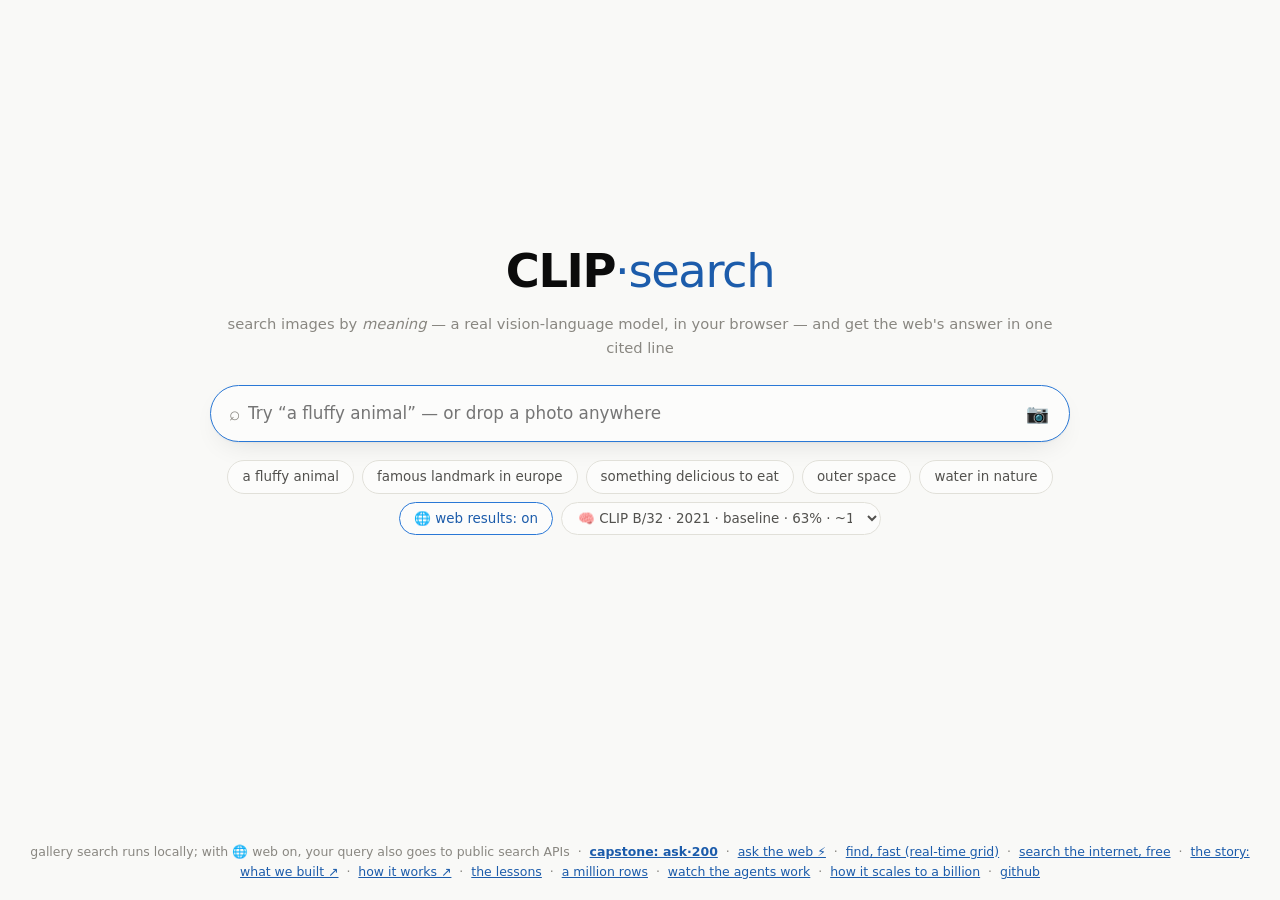
<file: docs/index.html>
<!DOCTYPE html>
<html lang="en">
<head>
<meta charset="utf-8">
<meta name="viewport" content="width=device-width, initial-scale=1">
<title>CLIP·search — search images by meaning</title>
<meta name="description" content="Type a sentence (or drop a photo) and CLIP ranks images by meaning — real inference, running entirely in your browser.">
<meta property="og:type" content="website">
<meta property="og:title" content="CLIP·search — search images by meaning">
<meta property="og:description" content="Type a sentence or drop a photo; a real vision-language model ranks the results — entirely in your browser.">
<meta property="og:url" content="https://sugeerth.github.io/clip-vlm-101/">
<meta property="og:image" content="https://sugeerth.github.io/clip-vlm-101/images/004_cat.jpg">
<meta name="twitter:card" content="summary">
<link rel="icon" href="data:image/svg+xml,<svg xmlns=%22http://www.w3.org/2000/svg%22 viewBox=%220 0 100 100%22><text y=%22.9em%22 font-size=%2290%22>🔍</text></svg>">
<link rel="preload" href="db.json" as="fetch" crossorigin>
<link rel="stylesheet" href="simple.css">
<script>
  // Saved theme before first paint (shared with the explorable page).
  const saved = localStorage.getItem('theme');
  if (saved) document.documentElement.dataset.theme = saved;
  // Old deep links into the explorable (likes / pick / mode / t) now live
  // at explore.html — forward them. A bare ?q= stays here.
  const p = new URLSearchParams(location.search);
  if (['likes', 'pick', 'mode', 't'].some(k => p.has(k)))
    location.replace('explore.html' + location.search);
</script>
</head>
<body>

<main class="stage" id="stage">
  <h1 class="logo">CLIP<span>·search</span></h1>
  <p class="tag">search images by <em>meaning</em> — a real vision-language model, in your browser — and get the web's answer in one cited line</p>

  <div class="pill" id="pill">
    <span class="mag" aria-hidden="true">⌕</span>
    <span class="img-chip hidden" id="imgChip">
      <img id="imgChipThumb" alt="your image query">
      <button id="imgChipClear" type="button" aria-label="Clear image query">✕</button>
    </span>
    <input id="q" type="search" placeholder="Try “a fluffy animal” — or drop a photo anywhere"
           autocomplete="off" autofocus aria-label="Search query">
    <button class="cam" id="cam" type="button" title="Search by image" aria-label="Search by image">📷</button>
    <input type="file" id="file" accept="image/*" class="hidden">
  </div>

  <div class="chips" id="chips"></div>

  <div class="bar-track hidden" id="barTrack"><div class="bar-fill" id="bar" style="width:0%"></div></div>
  <p class="status" id="status"></p>
  <details class="trace hidden" id="trace">
    <summary id="traceSummary"></summary>
    <div class="body" id="traceBody"></div>
  </details>

  <div class="answer-card hidden" id="askCard" aria-live="polite"></div>
  <div class="rgrid" id="results" aria-live="polite"></div>
  <div class="learn hidden" id="learnPanel" aria-live="polite"></div>
  <div class="explain hidden" id="explain" aria-live="polite"></div>
  <div class="webhead hidden" id="webHead"></div>
  <div class="rgrid" id="webResults"></div>
  <p class="hint hidden" id="detailsHint">click any result to see <em>why</em> it matched — its
    tags, embeddings and scores, dissected in <a href="explore.html#lab">the Lab</a></p>
</main>

<footer>
  gallery search runs locally; with 🌐 web on, your query also goes to public search APIs
  &nbsp;·&nbsp; <a href="capstone.html"><b>capstone: ask·200</b></a>
  &nbsp;·&nbsp; <a href="ask.html">ask the web ⚡</a>
  &nbsp;·&nbsp; <a href="find.html">find, fast (real-time grid)</a>
  &nbsp;·&nbsp; <a href="web.html">search the internet, free</a>
  &nbsp;·&nbsp; <a href="inside.html">the story: what we built ↗</a>
  &nbsp;·&nbsp; <a href="explore.html">how it works ↗</a>
  &nbsp;·&nbsp; <a href="explore.html#lessons">the lessons</a>
  &nbsp;·&nbsp; <a href="scale.html">a million rows</a>
  &nbsp;·&nbsp; <a href="flow.html">watch the agents work</a>
  &nbsp;·&nbsp; <a href="blog.html">how it scales to a billion</a>
  &nbsp;·&nbsp; <a href="https://github.com/sugeerth/clip-vlm-101">github</a>
</footer>

<script type="module" src="js/simple.js"></script>
</body>
</html>
</file>
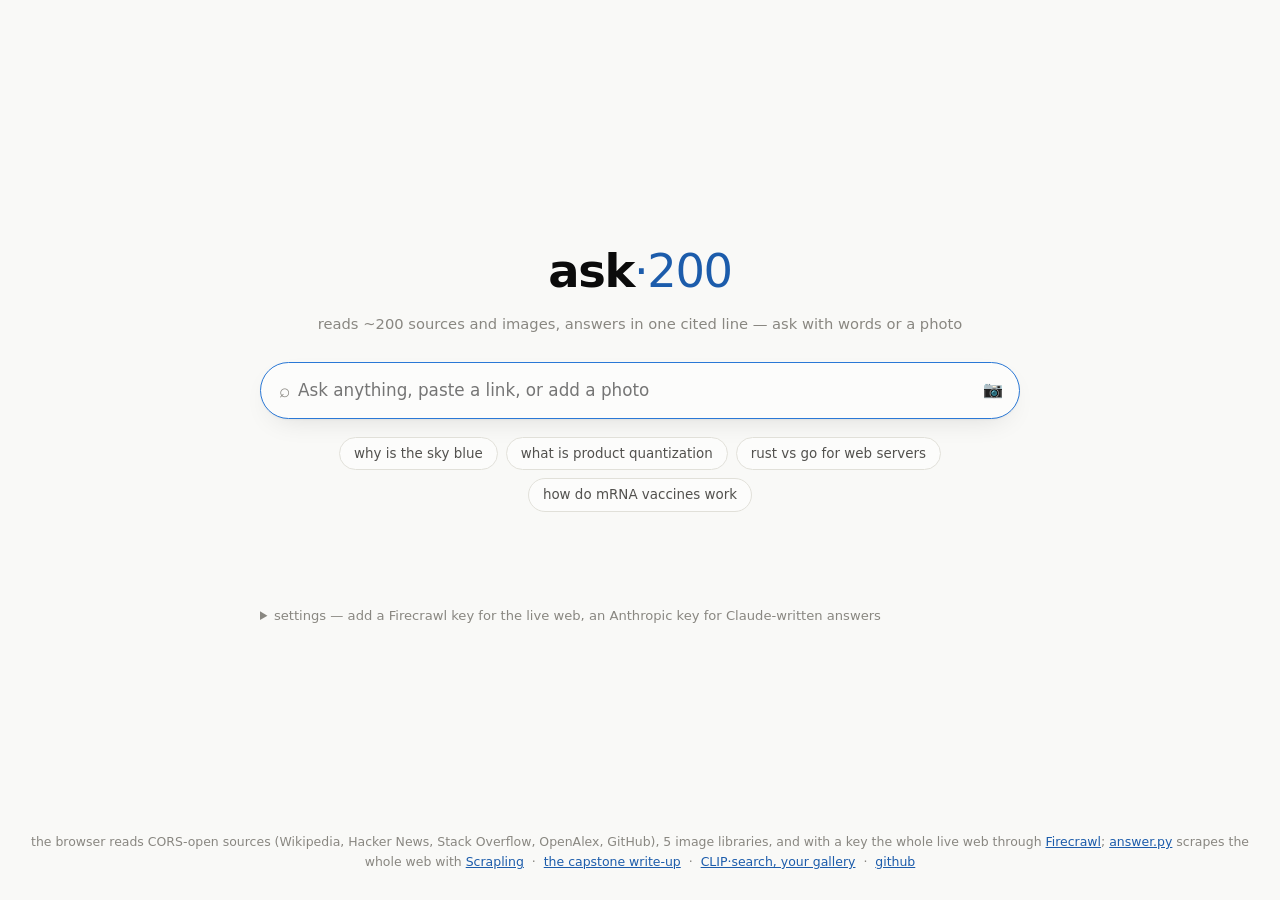
<file: docs/ask.html>
<!DOCTYPE html>
<html lang="en">
<head>
<meta charset="utf-8">
<meta name="viewport" content="width=device-width, initial-scale=1">
<title>Ask — read 200 sources, answer in one line</title>
<meta name="description" content="A Perplexity-style answer engine: fans out to ~200 documents, ranks passages with BM25, and answers in one cited line. Scrapling-powered on the CLI, keyless in your browser.">
<meta property="og:title" content="Ask — read 200 sources, answer in one line">
<meta property="og:description" content="Reads a lot, says a little: ~200 documents in, one cited sentence out.">
<meta property="og:url" content="https://sugeerth.github.io/clip-vlm-101/ask.html">
<link rel="icon" href="data:image/svg+xml,<svg xmlns=%22http://www.w3.org/2000/svg%22 viewBox=%220 0 100 100%22><text y=%22.9em%22 font-size=%2290%22>⚡</text></svg>">
<link rel="stylesheet" href="simple.css">
<script>
  try { const t = localStorage.getItem('theme'); if (t) document.documentElement.dataset.theme = t; } catch {}
</script>
<style>
  .stage { width: min(760px, 100% - 32px); }
  .chips button { font: inherit; font-size: 0.84rem; }
  .answer {
    width: 100%; margin: 26px 0 0; font-size: 1.22rem; line-height: 1.55; letter-spacing: -0.005em;
    color: var(--ink); min-height: 1.5em;
  }
  .answer.empty { display: none; }
  .answer .cite {
    display: inline-block; min-width: 1.35em; padding: 0 5px; margin: 0 1px; border-radius: 6px;
    font-size: 0.68em; line-height: 1.6; vertical-align: 0.25em; text-align: center; text-decoration: none;
    background: var(--hairline); color: var(--ink-2); font-variant-numeric: tabular-nums;
  }
  .answer .cite:hover { background: var(--accent); color: #fff; }
  .answer.streaming::after { content: '▍'; color: var(--accent); animation: blink 1s steps(2) infinite; }
  @keyframes blink { 50% { opacity: 0; } }
  .meta { width: 100%; margin: 10px 0 0; font-size: 0.8rem; color: var(--muted); font-variant-numeric: tabular-nums; }
  .meta b { color: var(--ink-2); font-weight: 600; }
  .srcs { width: 100%; display: grid; grid-template-columns: repeat(auto-fill, minmax(200px, 1fr)); gap: 8px; margin: 18px 0 0; }
  .src {
    display: block; padding: 9px 12px; border: 1px solid var(--hairline); border-radius: 12px;
    background: var(--surface); text-decoration: none; color: var(--ink); font-size: 0.82rem; line-height: 1.35;
    min-width: 0;
  }
  .src:hover { border-color: var(--accent); }
  .src .host { color: var(--muted); font-size: 0.72rem; display: flex; gap: 6px; }
  .src .host b { color: var(--accent-ink); font-weight: 600; }
  .src .t { display: block; overflow: hidden; text-overflow: ellipsis; white-space: nowrap; margin-top: 2px; }
  details.key { width: 100%; margin: 26px 0 0; font-size: 0.82rem; color: var(--muted); }
  details.key summary { cursor: pointer; }
  details.key .row { display: flex; gap: 8px; flex-wrap: wrap; margin-top: 8px; }
  details.key input, details.key select {
    flex: 1 1 220px; min-width: 0; font: inherit; padding: 7px 10px; border-radius: 9px;
    border: 1px solid var(--hairline); background: var(--surface); color: var(--ink);
  }
  details.key p { margin: 8px 0 0; }
  .photo-chip { display: inline-flex; align-items: center; gap: 4px; flex: 0 0 auto; }
  .photo-chip img { width: 40px; height: 30px; object-fit: cover; border-radius: 8px; display: block; }
  .photo-chip button, .pill .cam {
    border: 0; background: none; cursor: pointer; color: var(--muted); font: inherit; padding: 4px 6px; border-radius: 8px;
  }
  .pill .cam:hover, .photo-chip button:hover { background: var(--page); color: var(--ink); }
  body.dragging .pill { border-color: var(--accent); border-style: dashed; }
  .imgs { width: 100%; display: grid; grid-template-columns: repeat(auto-fill, minmax(118px, 1fr)); gap: 8px; margin: 14px 0 0; }
  .imgs:empty { display: none; }
  .imgs a { position: relative; display: block; border-radius: 10px; overflow: hidden; border: 1px solid var(--hairline);
    background: var(--surface); aspect-ratio: 4 / 3; }
  .imgs img { width: 100%; height: 100%; object-fit: cover; display: block; }
  .imgs a:hover { border-color: var(--accent); }
  .imgs .lbl { position: absolute; left: 6px; bottom: 6px; max-width: calc(100% - 12px); padding: 1px 6px; border-radius: 6px;
    font-size: 0.66rem; background: rgba(0, 0, 0, 0.62); color: #fff; overflow: hidden; text-overflow: ellipsis; white-space: nowrap; }
  .hidden { display: none !important; }
  .imgs.gal { grid-template-columns: repeat(auto-fill, minmax(90px, 1fr)); }
  .imgs.gal .glabel { grid-column: 1 / -1; font-size: 0.74rem; color: var(--muted); }
  .imgs.gal .glabel + a, .imgs.gal a { aspect-ratio: 1; }
  label.opt { display: flex; gap: 8px; align-items: baseline; margin-top: 10px; }
  .ledger { width: 100%; margin: 12px 0 0; font-size: 0.74rem; color: var(--muted); display: flex; flex-wrap: wrap; gap: 4px 14px; }
  .ledger .bad { color: #c2410c; }
  footer { text-align: center; font-size: 0.78rem; color: var(--muted); padding: 28px 16px; }
</style>
</head>
<body>
<main class="stage">
  <h1 class="logo">ask<span>·200</span></h1>
  <p class="tag">reads ~200 sources and images, answers in one cited line — ask with words or a photo</p>

  <form class="pill" id="form" role="search">
    <span class="mag" aria-hidden="true">⌕</span>
    <span class="photo-chip hidden" id="photoChip">
      <img id="photoThumb" alt="your photo">
      <button id="photoClear" type="button" aria-label="Remove photo">✕</button>
    </span>
    <input id="q" type="search" placeholder="Ask anything, paste a link, or add a photo" autocomplete="off" aria-label="Question" autofocus>
    <button class="cam" id="photoBtn" type="button" aria-label="Ask with a photo" title="Ask with a photo (or drop / paste one)">📷</button>
    <input id="photoFile" type="file" accept="image/*" hidden>
  </form>
  <div class="chips" id="chips">
    <button type="button">why is the sky blue</button>
    <button type="button">what is product quantization</button>
    <button type="button">rust vs go for web servers</button>
    <button type="button">how do mRNA vaccines work</button>
  </div>

  <p class="status" id="status" aria-live="polite"></p>
  <div class="answer empty" id="answer" aria-live="polite"></div>
  <p class="meta" id="meta"></p>
  <div class="imgs" id="imgs"></div>
  <div class="imgs gal" id="gallery"></div>
  <div class="srcs" id="srcs"></div>
  <div class="ledger" id="ledger"></div>

  <details class="key" id="keyBox">
    <summary>settings — add a Firecrawl key for the live web, an Anthropic key for Claude-written answers</summary>
    <div class="row">
      <input id="key" type="password" placeholder="sk-ant-…" autocomplete="off" aria-label="Anthropic API key">
      <select id="model" aria-label="Model">
        <option value="claude-opus-5-5">claude-opus-5-5</option>
        <option value="claude-sonnet-5-5">claude-sonnet-5-5</option>
        <option value="claude-haiku-5-5">claude-haiku-5-5</option>
      </select>
      <select id="words" aria-label="Length">
        <option value="25">one line (≤25 words)</option>
        <option value="45" selected>short (≤45 words)</option>
        <option value="90">paragraph (≤90 words)</option>
      </select>
    </div>
    <div class="row">
      <input id="fc_key" type="password" placeholder="Firecrawl key (fc-…) — read the whole web, live" autocomplete="off"
             aria-label="Firecrawl API key">
      <select id="fc_limit" aria-label="Firecrawl results">
        <option value="5">Firecrawl: 5 results</option>
        <option value="8" selected>Firecrawl: 8 results</option>
        <option value="15">Firecrawl: 15 results</option>
      </select>
    </div>
    <label class="opt"><input id="clip" type="checkbox"> rank web images and your gallery with CLIP on their pixels
      (runs in this tab; downloads the model once, ~90 MB)</label>
    <p>With a <a href="https://firecrawl.dev" target="_blank" rel="noopener">Firecrawl</a> key, every question
      also searches the whole web live (pages already scraped by Firecrawl's browser, dated news, images),
      and a pasted link is read directly; each search spends Firecrawl credits. Keys stay in this browser
      (localStorage) and go only to api.firecrawl.dev and api.anthropic.com.</p>
    <p>The Anthropic key stays in this browser (localStorage) and goes only to api.anthropic.com. With it, Claude
      writes the answer and <em>sees</em> your photo and the top images. Without one, the answer is the
      best sentences, verbatim, and a photo is read by CLIP in this tab.</p>
  </details>
</main>

<footer>
  the browser reads CORS-open sources (Wikipedia, Hacker News, Stack Overflow, OpenAlex, GitHub), 5 image libraries,
  and with a key the whole live web through <a href="https://firecrawl.dev">Firecrawl</a>;
  <a href="https://github.com/sugeerth/clip-vlm-101/blob/main/answer.py">answer.py</a> scrapes the whole web with
  <a href="https://github.com/D4Vinci/Scrapling">Scrapling</a>
  &nbsp;·&nbsp; <a href="capstone.html">the capstone write-up</a>
  &nbsp;·&nbsp; <a href="index.html">CLIP·search, your gallery</a>
  &nbsp;·&nbsp; <a href="https://github.com/sugeerth/clip-vlm-101">github</a>
</footer>

<script type="module">
import { gather, retrieve, extractive, claudeAnswer, rankImages, clipRerank, clipTags, photoBlock, visionQuery } from './js/ask.js';
import { gallerySearch } from './js/bridge.js';

// the CLIP·search gallery (db.json: 14 photos with stored CLIP vectors) — loaded once, lazily
let galleryP = null;
const gallery = () => (galleryP ??= fetch('db.json').then(r => r.json()).then(d => d.items).catch(() => []));

const $ = id => document.getElementById(id);
const store = {
  get: k => { try { return localStorage.getItem(k) ?? ''; } catch { return ''; } },
  set: (k, v) => { try { v ? localStorage.setItem(k, v) : localStorage.removeItem(k); } catch {} },
};
$('key').value = store.get('ask_key');
$('model').value = store.get('ask_model') || 'claude-opus-5-5';
$('words').value = store.get('ask_words') || '45';
$('clip').checked = store.get('ask_clip') === '1';
$('fc_key').value = store.get('ask_fc_key');
$('fc_limit').value = store.get('ask_fc_limit') || '8';
for (const id of ['fc_key', 'fc_limit']) $(id).addEventListener('change', e => store.set('ask_' + id, e.target.value.trim()));
for (const id of ['key', 'model', 'words']) $(id).addEventListener('change', e => store.set('ask_' + id, e.target.value.trim()));
$('clip').addEventListener('change', e => store.set('ask_clip', e.target.checked ? '1' : ''));

const esc = s => String(s ?? '').replace(/[&<>"]/g, c => ({ '&': '&amp;', '<': '&lt;', '>': '&gt;', '"': '&quot;' }[c]));
const host = u => { try { return new URL(u).hostname.replace(/^www\./, ''); } catch { return u; } };
function paint(text, sources) {
  const by = new Map(sources.map(s => [s.n, s]));
  $('answer').innerHTML = esc(text).replace(/\[(\d+)\]/g, (m, n) => {
    const s = by.get(+n);
    return s ? `<a class="cite" href="${esc(s.url)}" target="_blank" rel="noopener" title="${esc(s.title)}">${n}</a>` : m;
  });
}

// ---- the photo: button, drop anywhere, or paste ----
let photo = null;      // File
let photoItem = null;  // the gallery item, when the photo came from CLIP·search
function setPhoto(file, item = null) {
  if (file && !file.type.startsWith('image/')) return;
  photo = file || null;
  photoItem = photo ? item : null;
  $('photoChip').classList.toggle('hidden', !photo);
  if (photo) { $('photoThumb').src = URL.createObjectURL(photo); $('q').focus(); }
}
$('photoBtn').addEventListener('click', () => $('photoFile').click());
$('photoFile').addEventListener('change', e => setPhoto(e.target.files[0]));
$('photoClear').addEventListener('click', () => { setPhoto(null); $('photoFile').value = ''; });
addEventListener('dragover', e => { e.preventDefault(); document.body.classList.add('dragging'); });
addEventListener('dragleave', e => { if (!e.relatedTarget) document.body.classList.remove('dragging'); });
addEventListener('drop', e => { e.preventDefault(); document.body.classList.remove('dragging'); setPhoto(e.dataTransfer.files[0]); });
addEventListener('paste', e => { const f = [...(e.clipboardData?.files ?? [])].find(f => f.type.startsWith('image/')); if (f) setPhoto(f); });

let run = 0;
async function ask(question) {
  question = question.trim();
  if (!question && !photo) return;
  const me = ++run, t0 = performance.now();
  const key = $('key').value.trim(), model = $('model').value, words = +$('words').value;
  document.body.classList.add('searched');
  for (const id of ['meta', 'srcs', 'ledger', 'imgs', 'gallery']) $(id).innerHTML = '';
  $('answer').className = 'answer empty';
  const status = t => { if (me === run) $('status').textContent = t; };

  // a photo becomes (part of) the query: Claude vision with a key, CLIP in the tab without
  let block = null, photoQuery = null;
  if (photo) {
    status('reading your photo…');
    try {
      block = await photoBlock(photo);
      // a gallery photo was already tagged by CLIP (db.json) — no model, no key
      photoQuery = photoItem ? photoItem.tags.slice(0, 3).join(' ')
        : key ? await visionQuery({ key, model, photo: block, question })
        : (await clipTags(photo, 3, t => status(t + ' (first time only)'))).join(' ');
    } catch (e) { status(`couldn't read the photo: ${e.message ?? e}`); return; }
    if (me !== run) return;
  }
  const query = [question, photoQuery].filter(Boolean).join(' ');
  if (!photo) history.replaceState(null, '', '?q=' + encodeURIComponent(question));

  const showLedger = l => {
    const n = Object.values(l).reduce((s, x) => s + x.docs, 0);
    status(`reading… ${n} documents and images from ${Object.keys(l).length} sources`);
  };
  const { docs, ledger, queries, apiImages } = await gather(query, { onProgress: showLedger,
    firecrawlKey: $('fc_key').value.trim(), firecrawlLimit: +$('fc_limit').value });
  if (me !== run) return;
  const { top, sources, passages, expansion } = retrieve(query, docs);
  let images = rankImages(query, docs, apiImages, new Map(sources.map(s => [s.url, s.n])));
  status('');
  $('answer').className = 'answer';
  let text = extractive(query, top, words, expansion), mode = 'extractive';
  paint(text, sources);
  drawImages(images);
  drawGallery(query, me);
  if ($('clip').checked && images.length) {
    status('ranking images with CLIP…');
    try { images = await clipRerank(query, images, t => status(t + ' (first time only)')); } catch { /* keep word ranking */ }
    if (me !== run) return;
    status('');
    drawImages(images);
  }
  if (key && top.length) {
    let acc = '';
    $('answer').classList.add('streaming');
    try {
      const out = await claudeAnswer({ key, model, question: query, top, words, photo: block, images,
        onText: t => { if (me === run) paint(acc += t, sources); } });
      text = out.text;
      mode = model + (out.vision ? ' + vision' : '');
    } catch (e) {
      mode = `extractive (Claude failed: ${e.message ?? e})`;
    }
    if (me !== run) return;
    $('answer').classList.remove('streaming');
    paint(text, sources);
  }
  const cited = new Set([...text.matchAll(/\[(\d+)\]/g)].map(m => +m[1]));
  $('meta').innerHTML = (photoQuery ? `photo read as <b>${esc(photoQuery)}</b> · ` : '') +
    `read <b>${docs.length}</b> documents · <b>${passages.toLocaleString()}</b> passages · ` +
    `<b>${images.length}</b> images · ${esc(mode)} · ${((performance.now() - t0) / 1000).toFixed(1)}s` +
    (expansion.length ? `<br>also searched: <b>${esc(expansion.join(', '))}</b> — learned from the top results` : '');
  $('srcs').innerHTML = sources.filter(s => cited.has(s.n) || cited.size === 0).concat(
    sources.filter(s => !cited.has(s.n) && cited.size)).slice(0, 8).map(s =>
    `<a class="src" href="${esc(s.url)}" target="_blank" rel="noopener"><span class="host"><b>${s.n}</b>${esc(host(s.url))}</span>` +
    `<span class="t">${esc(s.title)}</span></a>`).join('');
  $('ledger').innerHTML = Object.entries(ledger).map(([name, l]) =>
    `<span class="${l.error ? 'bad' : ''}">${name}: ${l.error ? esc(l.error) : l.docs}</span>`).join('');
  if (!docs.length) $('answer').textContent = 'No source answered — are you offline?';
}

// see ⇄ read: the same question against your CLIP gallery — words by default, pixels with CLIP on
async function drawGallery(query, me) {
  const items = await gallery();
  if (!items.length || me !== run) return;
  let hits = gallerySearch(query, items, 4);
  if ($('clip').checked) {
    try {
      const { getTextEncoder } = await import('./js/clip.js');
      const [qv] = await (await getTextEncoder(() => {}, () => {}))([`a photo of ${query}`]);
      hits = gallerySearch(query, items, 4, qv).filter(h => h.score > 0.2);
    } catch { /* keep the word match */ }
  }
  if (me !== run) return;
  $('gallery').innerHTML = hits.length ? `<div class="glabel">from your CLIP gallery</div>` + hits.map(h =>
    `<a href="explore.html?pick=${h.index}#lab" title="${esc(h.tags.join(', '))} — see why it matched">` +
    `<img src="${esc(h.file)}" alt="${esc(h.tags.join(', '))}" loading="lazy"><span class="lbl">${esc(h.tags.slice(0, 2).join(' · '))}</span></a>`).join('') : '';
}

function drawImages(images) {
  $('imgs').innerHTML = images.slice(0, 6).map(im => {
    const lbl = im.n ? `[${im.n}] ${host(im.page)}` : [im.source, im.license].filter(Boolean).join(' · ');
    return `<a href="${esc(im.page || im.url)}" target="_blank" rel="noopener" title="${esc(im.alt)}">` +
      `<img src="${esc(im.url)}" alt="${esc(im.alt)}" loading="lazy" referrerpolicy="no-referrer" ` +
      `onerror="this.parentElement.remove()"><span class="lbl">${esc(lbl)}</span></a>`;
  }).join('');
}

$('form').addEventListener('submit', e => { e.preventDefault(); ask($('q').value); });
$('chips').addEventListener('click', e => { if (e.target.tagName === 'BUTTON') { $('q').value = e.target.textContent; ask($('q').value); } });
const params = new URLSearchParams(location.search);
const q0 = params.get('q'), p0 = params.get('photo');
if (p0 && /^images\/[\w.-]+$/.test(p0)) {          // a gallery photo, handed over by CLIP·search
  const blob = await (await fetch(p0)).blob();
  const item = (await gallery()).find(it => it.file === p0) ?? null;
  setPhoto(new File([blob], p0.split('/').pop(), { type: blob.type || 'image/jpeg' }), item);
  $('q').value = q0 ?? '';
  ask($('q').value);
} else if (q0) { $('q').value = q0; ask(q0); }
</script>
</body>
</html>
</file>
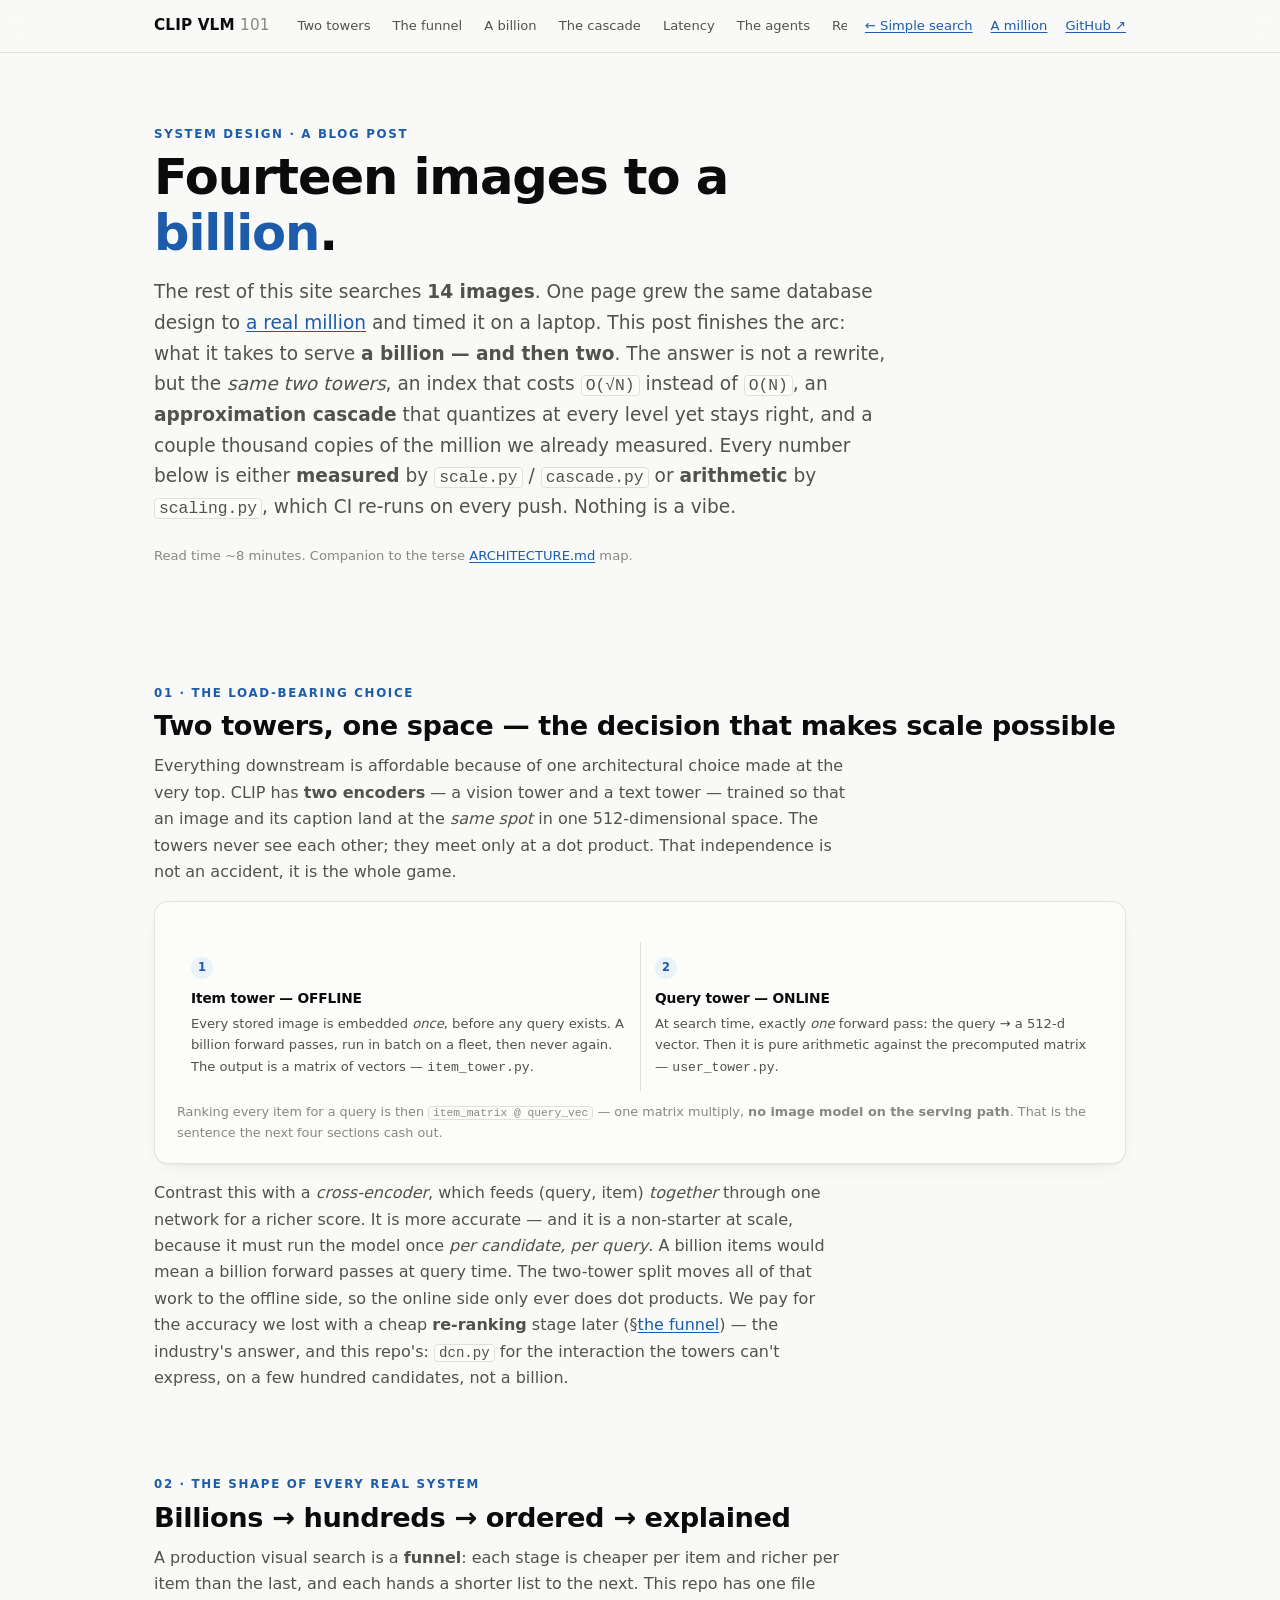
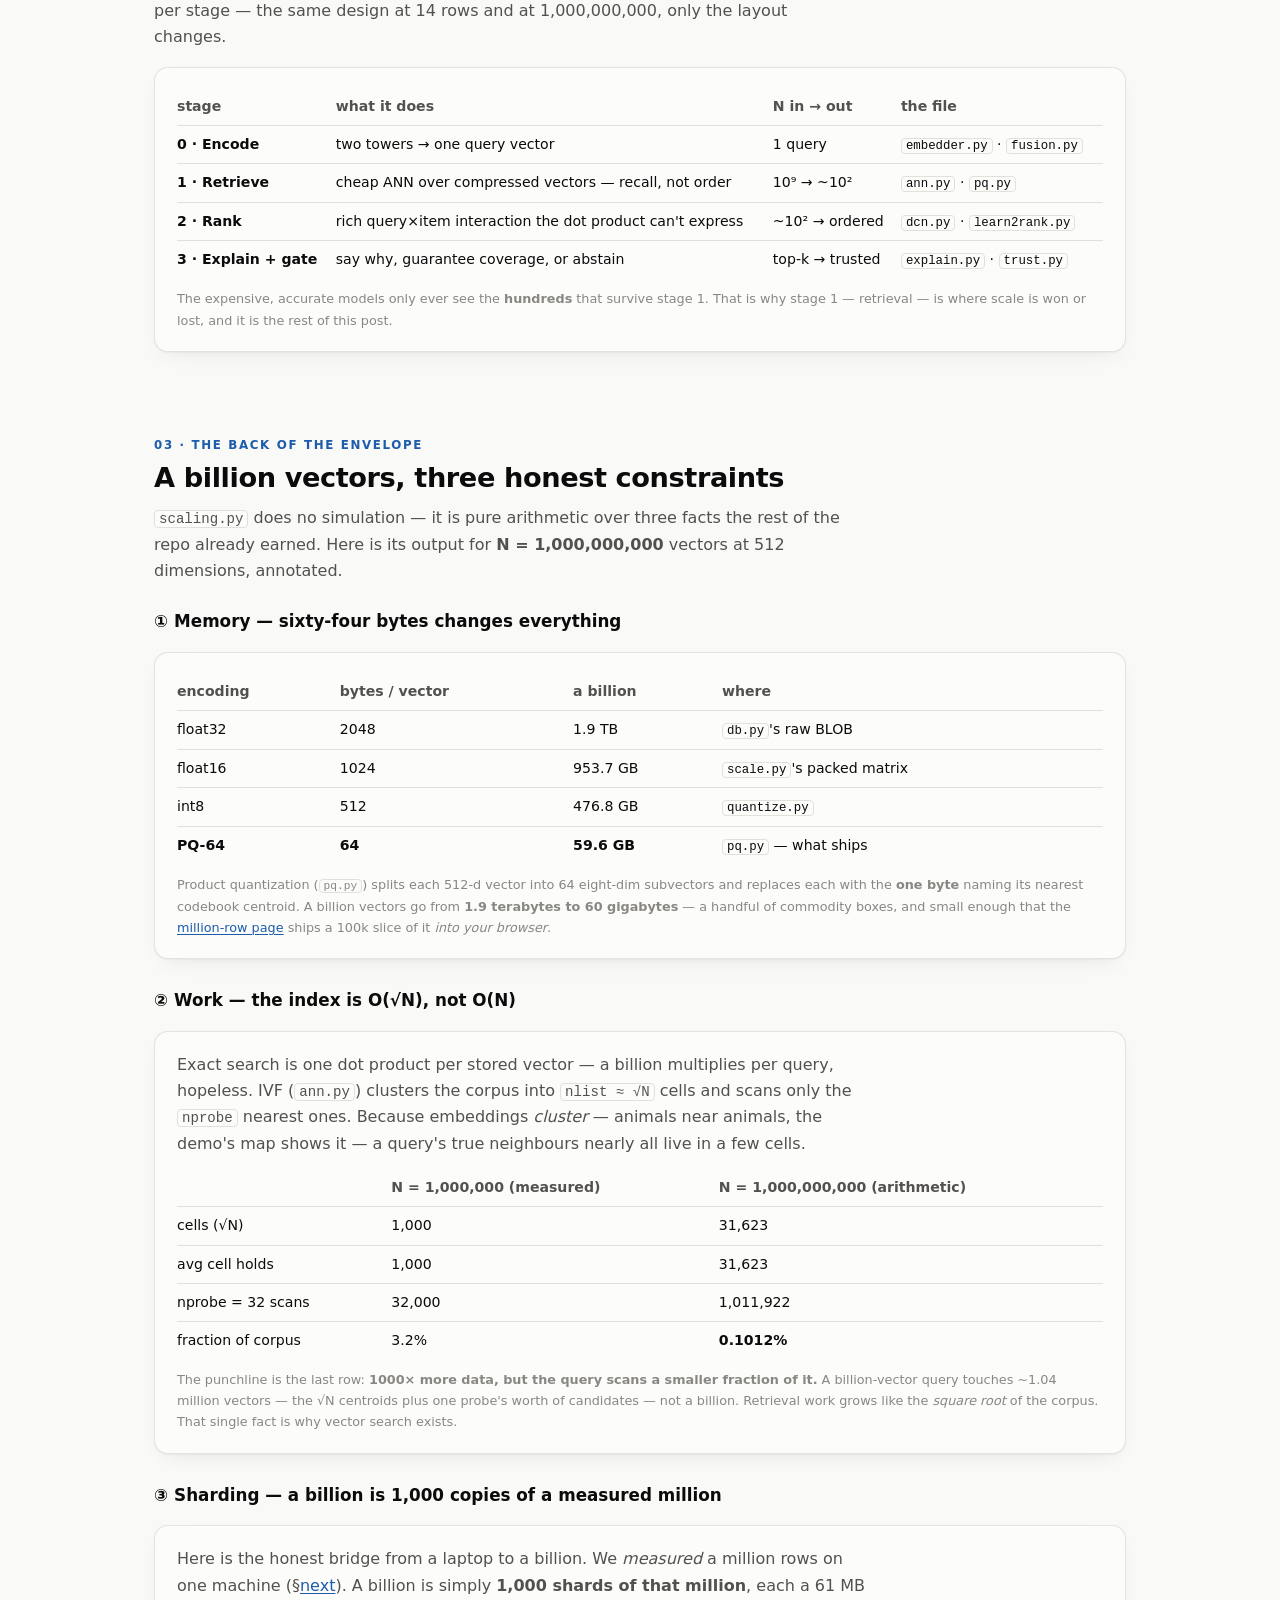
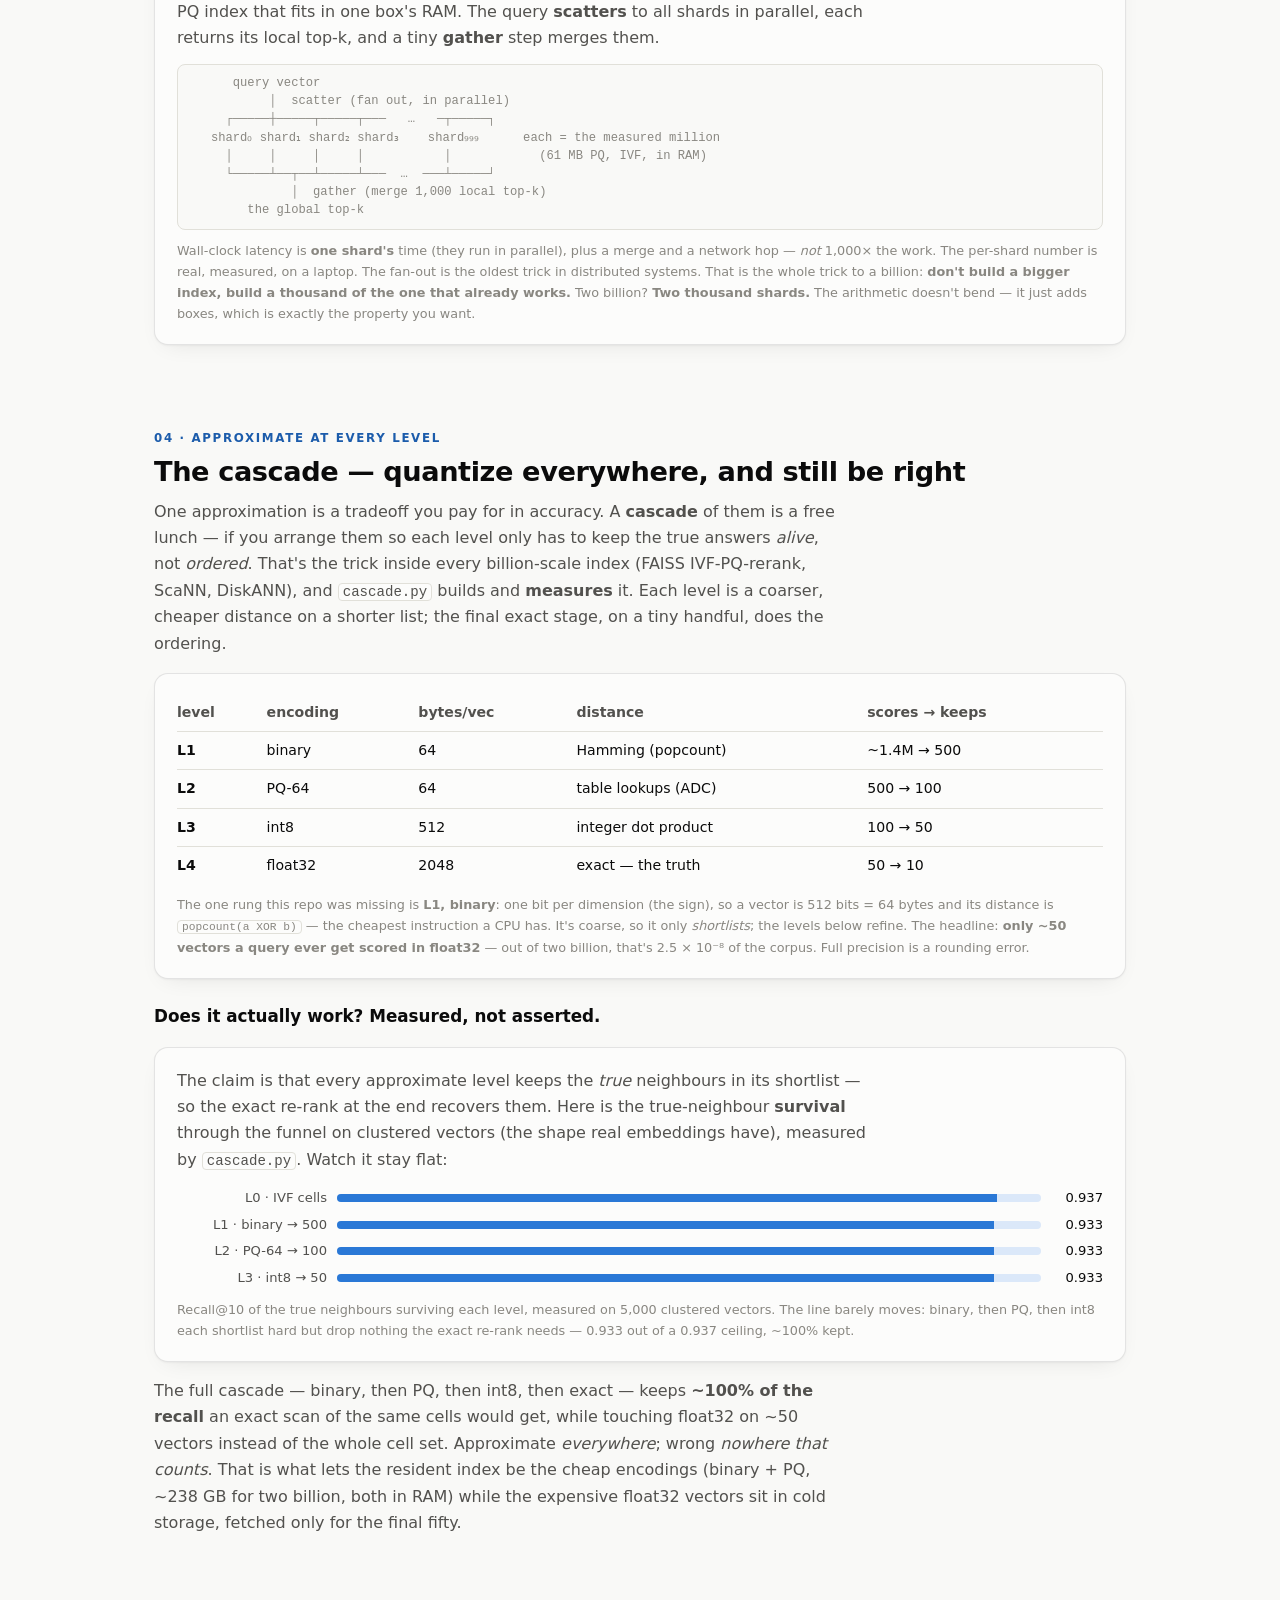
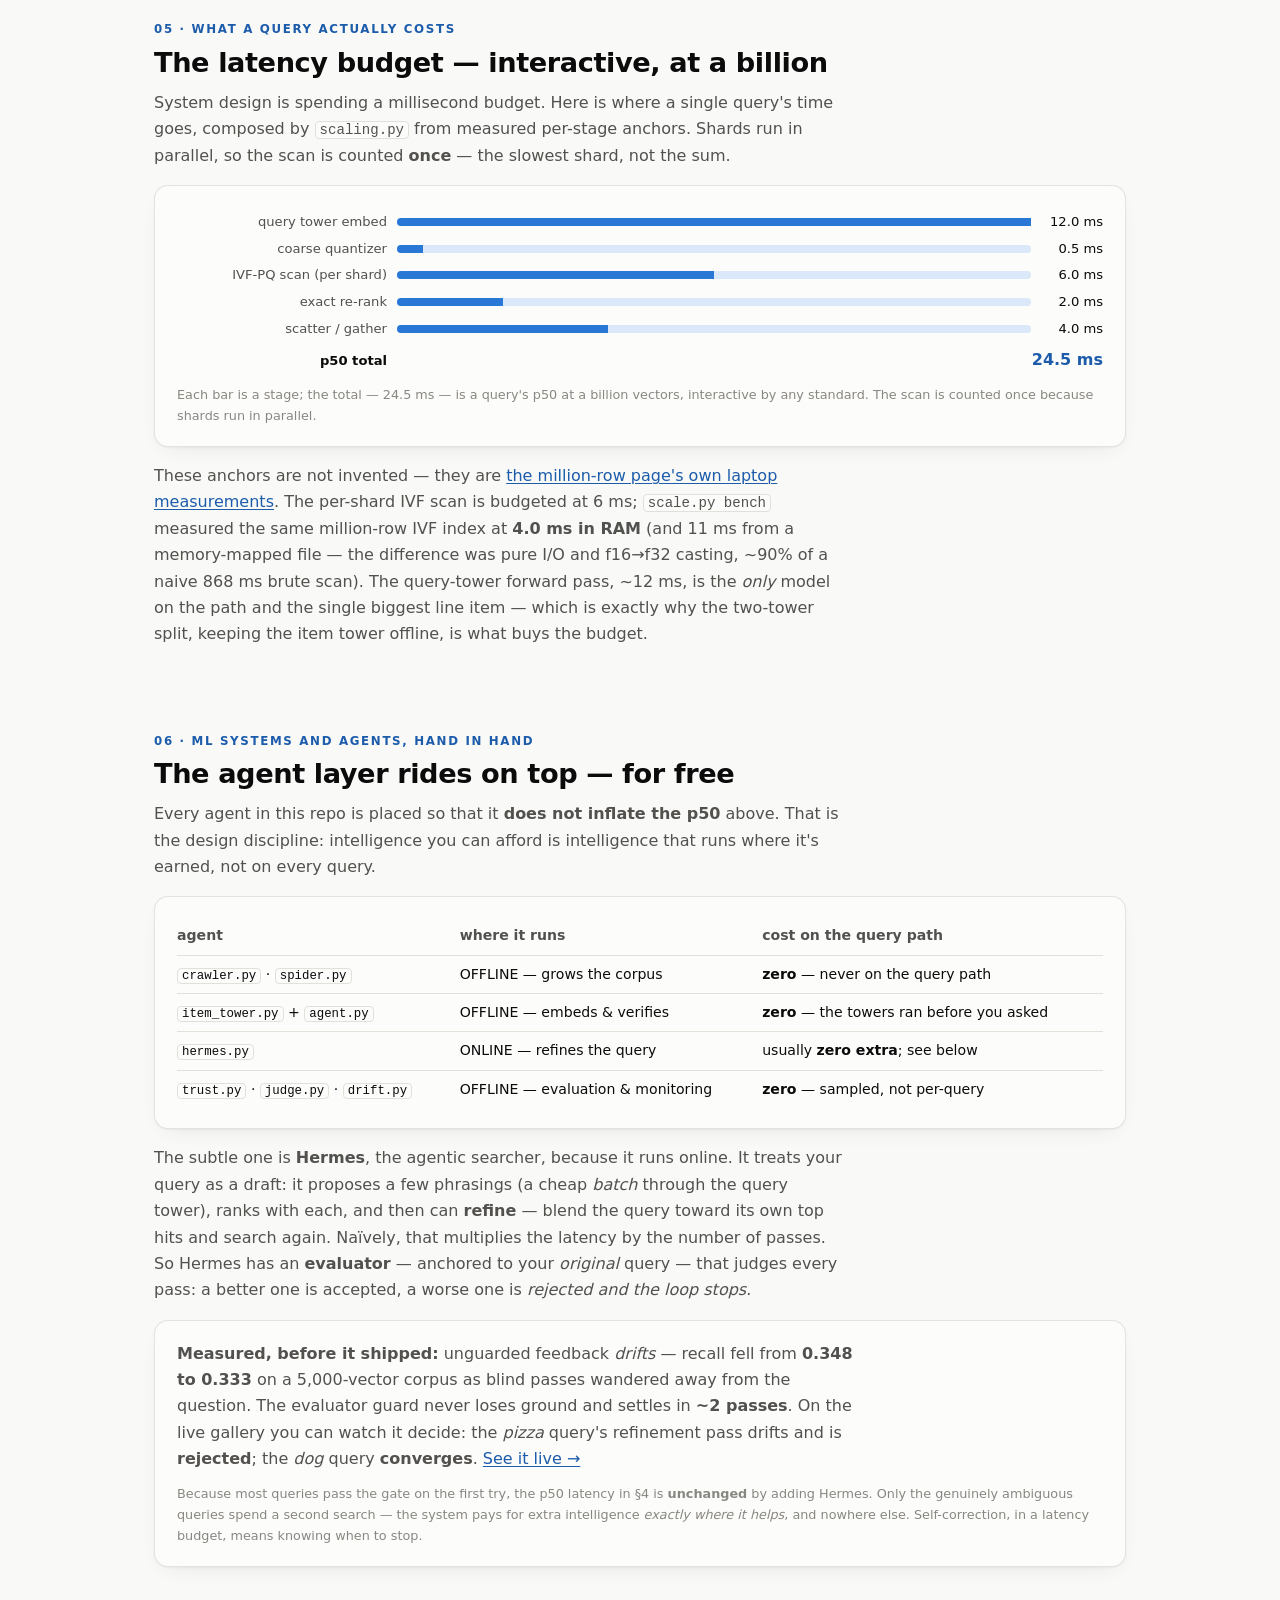
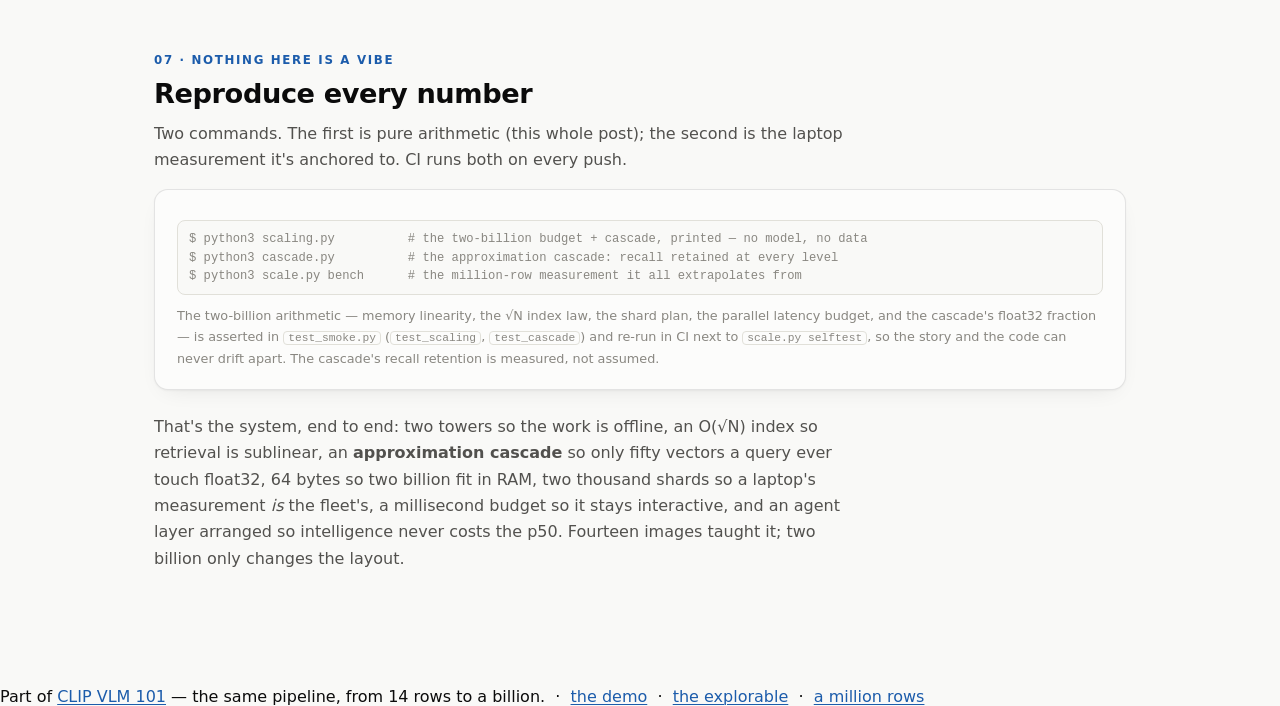
<file: docs/blog.html>
<!DOCTYPE html>
<html lang="en">
<head>
<meta charset="utf-8">
<meta name="viewport" content="width=device-width, initial-scale=1">
<title>CLIP VLM 101 — how it scales to billions</title>
<meta name="description" content="A system-design walkthrough: how a 14-image demo becomes a billion-image visual search — two towers, an O(√N) index, product quantization, sharding, an honest latency budget, and an agent layer that rides on top for free.">
<meta property="og:type" content="article">
<meta property="og:title" content="CLIP VLM 101 — how it scales to billions">
<meta property="og:description" content="Two towers, an O(√N) index, 64 bytes a vector, 1,000 shards of a measured million, and agents that don't blow the latency budget. The whole system, honestly.">
<meta property="og:url" content="https://sugeerth.github.io/clip-vlm-101/blog.html">
<meta property="og:image" content="https://sugeerth.github.io/clip-vlm-101/images/004_cat.jpg">
<meta name="twitter:card" content="summary">
<link rel="icon" href="data:image/svg+xml,<svg xmlns=%22http://www.w3.org/2000/svg%22 viewBox=%220 0 100 100%22><text y=%22.9em%22 font-size=%2290%22>🔍</text></svg>">
<link rel="stylesheet" href="style.css">
<script>
  const saved = localStorage.getItem('theme');
  if (saved) document.documentElement.dataset.theme = saved;
</script>
</head>
<body>

<header>
  <nav class="nav" aria-label="Sections">
    <a class="wordmark" href="#top">CLIP&nbsp;VLM&nbsp;<span class="dim">101</span></a>
    <div class="nav-links">
      <a href="#towers">Two towers</a>
      <a href="#funnel">The funnel</a>
      <a href="#budget">A billion</a>
      <a href="#cascade">The cascade</a>
      <a href="#latency">Latency</a>
      <a href="#agents">The agents</a>
      <a href="#reproduce">Reproduce</a>
    </div>
    <a class="gh" href="./">← Simple search</a>
    <a class="gh" href="scale.html">A million</a>
    <a class="gh" href="https://github.com/sugeerth/clip-vlm-101">GitHub ↗</a>
  </nav>
</header>

<main id="top">

  <div class="hero">
    <p class="eyebrow">System design · a blog post</p>
    <h1>Fourteen images to a <em>billion</em>.</h1>
    <p class="lede">
      The rest of this site searches <b>14 images</b>. One page grew the same database
      design to <a href="scale.html">a real million</a> and timed it on a laptop. This
      post finishes the arc: what it takes to serve <b>a billion — and then two</b>. The
      answer is not a rewrite, but the <em>same two towers</em>, an index that costs
      <code>O(√N)</code> instead of <code>O(N)</code>, an <b>approximation cascade</b> that
      quantizes at every level yet stays right, and a couple thousand copies of the million we
      already measured. Every number below is either <b>measured</b> by <code>scale.py</code> /
      <code>cascade.py</code> or <b>arithmetic</b> by <code>scaling.py</code>, which CI re-runs
      on every push. Nothing is a vibe.
    </p>
    <p class="fine">Read time ~8 minutes. Companion to the terse
      <a href="https://github.com/sugeerth/clip-vlm-101/blob/main/ARCHITECTURE.md">ARCHITECTURE.md</a> map.</p>
  </div>

  <!-- =============================================================== towers -->
  <section id="towers">
    <p class="eyebrow">01 · The load-bearing choice</p>
    <h2>Two towers, one space — the decision that makes scale possible</h2>
    <p class="sub">
      Everything downstream is affordable because of one architectural choice made at the
      very top. CLIP has <b>two encoders</b> — a vision tower and a text tower — trained so
      that an image and its caption land at the <em>same spot</em> in one 512-dimensional
      space. The towers never see each other; they meet only at a dot product. That
      independence is not an accident, it is the whole game.
    </p>
    <div class="card">
      <div class="pipe" style="grid-template-columns:1fr 1fr;">
        <div class="step"><b>Item tower — OFFLINE</b><span>Every stored image is embedded
          <em>once</em>, before any query exists. A billion forward passes, run in batch on a
          fleet, then never again. The output is a matrix of vectors —
          <code>item_tower.py</code>.</span></div>
        <div class="step"><b>Query tower — ONLINE</b><span>At search time, exactly
          <em>one</em> forward pass: the query → a 512-d vector. Then it is pure arithmetic
          against the precomputed matrix — <code>user_tower.py</code>.</span></div>
      </div>
      <p class="hint">Ranking every item for a query is then <code>item_matrix @ query_vec</code>
        — one matrix multiply, <b>no image model on the serving path</b>. That is the sentence
        the next four sections cash out.</p>
    </div>
    <p class="sub">
      Contrast this with a <em>cross-encoder</em>, which feeds (query, item) <em>together</em>
      through one network for a richer score. It is more accurate — and it is a non-starter at
      scale, because it must run the model once <em>per candidate, per query</em>. A billion
      items would mean a billion forward passes at query time. The two-tower split moves all
      of that work to the offline side, so the online side only ever does dot products. We pay
      for the accuracy we lost with a cheap <b>re-ranking</b> stage later (§<a href="#funnel">the funnel</a>) —
      the industry's answer, and this repo's: <code>dcn.py</code> for the interaction the
      towers can't express, on a few hundred candidates, not a billion.
    </p>
  </section>

  <!-- =============================================================== funnel -->
  <section id="funnel">
    <p class="eyebrow">02 · The shape of every real system</p>
    <h2>Billions → hundreds → ordered → explained</h2>
    <p class="sub">
      A production visual search is a <b>funnel</b>: each stage is cheaper per item and
      richer per item than the last, and each hands a shorter list to the next. This repo
      has one file per stage — the same design at 14 rows and at 1,000,000,000, only the
      layout changes.
    </p>
    <div class="card">
      <table>
        <tr><th>stage</th><th>what it does</th><th>N in → out</th><th>the file</th></tr>
        <tr><td><b>0 · Encode</b></td><td>two towers → one query vector</td><td>1 query</td>
          <td><code>embedder.py</code> · <code>fusion.py</code></td></tr>
        <tr><td><b>1 · Retrieve</b></td><td>cheap ANN over compressed vectors — recall, not order</td>
          <td>10⁹ → ~10²</td><td><code>ann.py</code> · <code>pq.py</code></td></tr>
        <tr><td><b>2 · Rank</b></td><td>rich query×item interaction the dot product can't express</td>
          <td>~10² → ordered</td><td><code>dcn.py</code> · <code>learn2rank.py</code></td></tr>
        <tr><td><b>3 · Explain + gate</b></td><td>say why, guarantee coverage, or abstain</td>
          <td>top-k → trusted</td><td><code>explain.py</code> · <code>trust.py</code></td></tr>
      </table>
      <p class="hint">The expensive, accurate models only ever see the <b>hundreds</b> that
        survive stage 1. That is why stage 1 — retrieval — is where scale is won or lost, and
        it is the rest of this post.</p>
    </div>
  </section>

  <!-- =============================================================== budget -->
  <section id="budget">
    <p class="eyebrow">03 · The back of the envelope</p>
    <h2>A billion vectors, three honest constraints</h2>
    <p class="sub">
      <code>scaling.py</code> does no simulation — it is pure arithmetic over three facts the
      rest of the repo already earned. Here is its output for <b>N = 1,000,000,000</b> vectors
      at 512 dimensions, annotated.
    </p>

    <h3 style="margin:24px 0 4px;font-size:1.05rem;">① Memory — sixty-four bytes changes everything</h3>
    <div class="card">
      <table>
        <tr><th>encoding</th><th>bytes / vector</th><th>a billion</th><th>where</th></tr>
        <tr><td>float32</td><td>2048</td><td>1.9 TB</td><td><code>db.py</code>'s raw BLOB</td></tr>
        <tr><td>float16</td><td>1024</td><td>953.7 GB</td><td><code>scale.py</code>'s packed matrix</td></tr>
        <tr><td>int8</td><td>512</td><td>476.8 GB</td><td><code>quantize.py</code></td></tr>
        <tr><td><b>PQ-64</b></td><td><b>64</b></td><td><b>59.6 GB</b></td><td><code>pq.py</code> — what ships</td></tr>
      </table>
      <p class="hint">Product quantization (<code>pq.py</code>) splits each 512-d vector into 64
        eight-dim subvectors and replaces each with the <b>one byte</b> naming its nearest
        codebook centroid. A billion vectors go from <b>1.9 terabytes to 60 gigabytes</b> — a
        handful of commodity boxes, and small enough that the <a href="scale.html">million-row
        page</a> ships a 100k slice of it <em>into your browser</em>.</p>
    </div>

    <h3 style="margin:28px 0 4px;font-size:1.05rem;">② Work — the index is O(√N), not O(N)</h3>
    <div class="card">
      <p class="sub" style="margin-bottom:12px;">Exact search is one dot product per stored
        vector — a billion multiplies per query, hopeless. IVF (<code>ann.py</code>) clusters
        the corpus into <code>nlist ≈ √N</code> cells and scans only the <code>nprobe</code>
        nearest ones. Because embeddings <em>cluster</em> — animals near animals, the demo's map
        shows it — a query's true neighbours nearly all live in a few cells.</p>
      <table>
        <tr><th></th><th>N = 1,000,000 (measured)</th><th>N = 1,000,000,000 (arithmetic)</th></tr>
        <tr><td>cells (√N)</td><td>1,000</td><td>31,623</td></tr>
        <tr><td>avg cell holds</td><td>1,000</td><td>31,623</td></tr>
        <tr><td>nprobe = 32 scans</td><td>32,000</td><td>1,011,922</td></tr>
        <tr><td>fraction of corpus</td><td>3.2%</td><td><b>0.1012%</b></td></tr>
      </table>
      <p class="hint">The punchline is the last row: <b>1000× more data, but the query scans a
        smaller fraction of it.</b> A billion-vector query touches ~1.04 million vectors — the
        √N centroids plus one probe's worth of candidates — not a billion. Retrieval work grows
        like the <em>square root</em> of the corpus. That single fact is why vector search exists.</p>
    </div>

    <h3 style="margin:28px 0 4px;font-size:1.05rem;">③ Sharding — a billion is 1,000 copies of a measured million</h3>
    <div class="card">
      <p class="sub" style="margin-bottom:12px;">Here is the honest bridge from a laptop to a
        billion. We <em>measured</em> a million rows on one machine (§<a href="#latency">next</a>).
        A billion is simply <b>1,000 shards of that million</b>, each a 61 MB PQ index that fits
        in one box's RAM. The query <b>scatters</b> to all shards in parallel, each returns its
        local top-k, and a tiny <b>gather</b> step merges them.</p>
      <pre class="dims" style="line-height:1.5;">      query vector
           │  scatter (fan out, in parallel)
     ┌─────┼─────┬─────┬───   …   ─┬─────┐
   shard₀ shard₁ shard₂ shard₃    shard₉₉₉      each = the measured million
     │     │     │     │           │            (61 MB PQ, IVF, in RAM)
     └─────┴──┬──┴─────┴───  …  ───┴─────┘
              │  gather (merge 1,000 local top-k)
        the global top-k</pre>
      <p class="hint">Wall-clock latency is <b>one shard's</b> time (they run in parallel), plus
        a merge and a network hop — <em>not</em> 1,000× the work. The per-shard number is real,
        measured, on a laptop. The fan-out is the oldest trick in distributed systems. That is
        the whole trick to a billion: <b>don't build a bigger index, build a thousand of the one
        that already works.</b> Two billion? <b>Two thousand shards.</b> The arithmetic doesn't
        bend — it just adds boxes, which is exactly the property you want.</p>
    </div>
  </section>

  <!-- ============================================================== cascade -->
  <section id="cascade">
    <p class="eyebrow">04 · Approximate at every level</p>
    <h2>The cascade — quantize everywhere, and still be right</h2>
    <p class="sub">
      One approximation is a tradeoff you pay for in accuracy. A <b>cascade</b> of them is a free
      lunch — if you arrange them so each level only has to keep the true answers <em>alive</em>,
      not <em>ordered</em>. That's the trick inside every billion-scale index (FAISS IVF-PQ-rerank,
      ScaNN, DiskANN), and <code>cascade.py</code> builds and <b>measures</b> it. Each level is a
      coarser, cheaper distance on a shorter list; the final exact stage, on a tiny handful, does
      the ordering.
    </p>
    <div class="card">
      <table>
        <tr><th>level</th><th>encoding</th><th>bytes/vec</th><th>distance</th><th>scores → keeps</th></tr>
        <tr><td><b>L1</b></td><td>binary</td><td>64</td><td>Hamming (popcount)</td><td>~1.4M → 500</td></tr>
        <tr><td><b>L2</b></td><td>PQ-64</td><td>64</td><td>table lookups (ADC)</td><td>500 → 100</td></tr>
        <tr><td><b>L3</b></td><td>int8</td><td>512</td><td>integer dot product</td><td>100 → 50</td></tr>
        <tr><td><b>L4</b></td><td>float32</td><td>2048</td><td>exact — the truth</td><td>50 → 10</td></tr>
      </table>
      <p class="hint">The one rung this repo was missing is <b>L1, binary</b>: one bit per dimension
        (the sign), so a vector is 512 bits = 64 bytes and its distance is <code>popcount(a XOR b)</code>
        — the cheapest instruction a CPU has. It's coarse, so it only <em>shortlists</em>; the levels
        below refine. The headline: <b>only ~50 vectors a query ever get scored in float32</b> — out
        of two billion, that's 2.5 × 10⁻⁸ of the corpus. Full precision is a rounding error.</p>
    </div>
    <h3 style="margin:24px 0 4px;font-size:1.05rem;">Does it actually work? Measured, not asserted.</h3>
    <div class="card">
      <p class="sub" style="margin-bottom:14px;">The claim is that every approximate level keeps the
        <em>true</em> neighbours in its shortlist — so the exact re-rank at the end recovers them. Here
        is the true-neighbour <b>survival</b> through the funnel on clustered vectors (the shape real
        embeddings have), measured by <code>cascade.py</code>. Watch it stay flat:</p>
      <div id="cascadeBars"></div>
      <p class="hint" id="cascadeNote"></p>
    </div>
    <p class="sub">
      The full cascade — binary, then PQ, then int8, then exact — keeps <b>~100% of the recall</b> an
      exact scan of the same cells would get, while touching float32 on ~50 vectors instead of the
      whole cell set. Approximate <em>everywhere</em>; wrong <em>nowhere that counts</em>. That is what
      lets the resident index be the cheap encodings (binary + PQ, ~238 GB for two billion, both in
      RAM) while the expensive float32 vectors sit in cold storage, fetched only for the final fifty.
    </p>
  </section>

  <!-- ============================================================== latency -->
  <section id="latency">
    <p class="eyebrow">05 · What a query actually costs</p>
    <h2>The latency budget — interactive, at a billion</h2>
    <p class="sub">
      System design is spending a millisecond budget. Here is where a single query's time goes,
      composed by <code>scaling.py</code> from measured per-stage anchors. Shards run in
      parallel, so the scan is counted <b>once</b> — the slowest shard, not the sum.
    </p>
    <div class="card">
      <div id="latencyBars"></div>
      <p class="hint" id="latencyNote">Each bar is a stage; the total is a query's p50 at a
        billion vectors.</p>
    </div>
    <p class="sub">
      These anchors are not invented — they are <a href="scale.html">the million-row page's own
      laptop measurements</a>. The per-shard IVF scan is budgeted at 6 ms; <code>scale.py bench</code>
      measured the same million-row IVF index at <b>4.0 ms in RAM</b> (and 11 ms from a
      memory-mapped file — the difference was pure I/O and f16→f32 casting, ~90% of a naive
      868 ms brute scan). The query-tower forward pass, ~12 ms, is the <em>only</em> model on the
      path and the single biggest line item — which is exactly why the two-tower split, keeping
      the item tower offline, is what buys the budget.
    </p>
  </section>

  <!-- =============================================================== agents -->
  <section id="agents">
    <p class="eyebrow">06 · ML systems and agents, hand in hand</p>
    <h2>The agent layer rides on top — for free</h2>
    <p class="sub">
      Every agent in this repo is placed so that it <b>does not inflate the p50</b> above. That
      is the design discipline: intelligence you can afford is intelligence that runs where it's
      earned, not on every query.
    </p>
    <div class="card">
      <table>
        <tr><th>agent</th><th>where it runs</th><th>cost on the query path</th></tr>
        <tr><td><code>crawler.py</code> · <code>spider.py</code></td><td>OFFLINE — grows the corpus</td>
          <td><b>zero</b> — never on the query path</td></tr>
        <tr><td><code>item_tower.py</code> + <code>agent.py</code></td><td>OFFLINE — embeds &amp; verifies</td>
          <td><b>zero</b> — the towers ran before you asked</td></tr>
        <tr><td><code>hermes.py</code></td><td>ONLINE — refines the query</td>
          <td>usually <b>zero extra</b>; see below</td></tr>
        <tr><td><code>trust.py</code> · <code>judge.py</code> · <code>drift.py</code></td>
          <td>OFFLINE — evaluation &amp; monitoring</td><td><b>zero</b> — sampled, not per-query</td></tr>
      </table>
    </div>
    <p class="sub">
      The subtle one is <b>Hermes</b>, the agentic searcher, because it runs online. It treats
      your query as a draft: it proposes a few phrasings (a cheap <em>batch</em> through the query
      tower), ranks with each, and then can <b>refine</b> — blend the query toward its own top
      hits and search again. Naïvely, that multiplies the latency by the number of passes. So
      Hermes has an <b>evaluator</b> — anchored to your <em>original</em> query — that judges every
      pass: a better one is accepted, a worse one is <em>rejected and the loop stops</em>.
    </p>
    <div class="card">
      <p class="sub" style="margin-bottom:6px;"><b>Measured, before it shipped:</b> unguarded
        feedback <em>drifts</em> — recall fell from <b>0.348 to 0.333</b> on a 5,000-vector
        corpus as blind passes wandered away from the question. The evaluator guard never loses
        ground and settles in <b>~2 passes</b>. On the live gallery you can watch it decide: the
        <em>pizza</em> query's refinement pass drifts and is <b>rejected</b>; the <em>dog</em>
        query <b>converges</b>. <a href="explore.html#lessons">See it live →</a></p>
      <p class="hint">Because most queries pass the gate on the first try, the p50 latency in §4
        is <b>unchanged</b> by adding Hermes. Only the genuinely ambiguous queries spend a second
        search — the system pays for extra intelligence <em>exactly where it helps</em>, and
        nowhere else. Self-correction, in a latency budget, means knowing when to stop.</p>
    </div>
  </section>

  <!-- ============================================================ reproduce -->
  <section id="reproduce">
    <p class="eyebrow">07 · Nothing here is a vibe</p>
    <h2>Reproduce every number</h2>
    <p class="sub">Two commands. The first is pure arithmetic (this whole post); the second is
      the laptop measurement it's anchored to. CI runs both on every push.</p>
    <div class="card">
      <pre class="dims">$ python3 scaling.py          # the two-billion budget + cascade, printed — no model, no data
$ python3 cascade.py          # the approximation cascade: recall retained at every level
$ python3 scale.py bench      # the million-row measurement it all extrapolates from</pre>
      <p class="hint">The two-billion arithmetic — memory linearity, the √N index law, the
        shard plan, the parallel latency budget, and the cascade's float32 fraction — is asserted
        in <code>test_smoke.py</code> (<code>test_scaling</code>, <code>test_cascade</code>) and
        re-run in CI next to <code>scale.py selftest</code>, so the story and the code can never
        drift apart. The cascade's recall retention is measured, not assumed.</p>
    </div>
    <p class="sub" style="margin-top:24px;">
      That's the system, end to end: two towers so the work is offline, an O(√N) index so
      retrieval is sublinear, an <b>approximation cascade</b> so only fifty vectors a query ever
      touch float32, 64 bytes so two billion fit in RAM, two thousand shards so a laptop's
      measurement <em>is</em> the fleet's, a millisecond budget so it stays interactive, and an
      agent layer arranged so intelligence never costs the p50. Fourteen images taught it; two
      billion only changes the layout.
    </p>
  </section>

</main>

<footer>
  Part of <a href="https://github.com/sugeerth/clip-vlm-101">CLIP VLM 101</a> — the same
  pipeline, from 14 rows to a billion.
  &nbsp;·&nbsp; <a href="./">the demo</a>
  &nbsp;·&nbsp; <a href="explore.html">the explorable</a>
  &nbsp;·&nbsp; <a href="scale.html">a million rows</a>
</footer>

<script type="module">
  // The latency bars are drawn from scaling.py's OWN stage budget, mirrored
  // here so the page and the Python can't disagree (CI pins the Python).
  const STAGES = [
    ['query tower embed', 12.0, 'one CLIP forward pass — the only model on the path'],
    ['coarse quantizer', 0.5, 'query vs √N centroids — a small matmul'],
    ['IVF-PQ scan (per shard)', 6.0, 'nprobe lists of PQ codes, table lookups — measured 4 ms in RAM'],
    ['exact re-rank', 2.0, 'fetch a cheap top-100, score exactly'],
    ['scatter / gather', 4.0, 'fan out to 1,000 shards, merge their top-k'],
  ];
  const total = STAGES.reduce((s, [, ms]) => s + ms, 0);
  const wrap = document.getElementById('latencyBars');
  const max = Math.max(...STAGES.map(([, ms]) => ms));
  for (const [name, ms, why] of STAGES) {
    const row = document.createElement('div');
    row.className = 'meter-row';
    row.style.gridTemplateColumns = '210px 1fr 62px';
    const label = document.createElement('span');
    label.className = 'tag'; label.textContent = name; label.title = why;
    const meter = document.createElement('div');
    meter.className = 'meter';
    const fill = document.createElement('div');
    fill.className = 'fill';
    fill.style.width = (100 * ms / max) + '%';
    meter.append(fill);
    const val = document.createElement('span');
    val.style.cssText = 'font-variant-numeric:tabular-nums;font-size:0.82rem;text-align:right;';
    val.textContent = ms.toFixed(1) + ' ms';
    row.append(label, meter, val);
    wrap.append(row);
  }
  const totalRow = document.createElement('div');
  totalRow.className = 'meter-row';
  totalRow.style.cssText = 'grid-template-columns:210px 1fr 72px;margin-top:8px;font-weight:700;';
  const tl = document.createElement('span'); tl.className = 'tag on'; tl.textContent = 'p50 total';
  const spacer = document.createElement('div');
  const tv = document.createElement('span');
  tv.style.cssText = 'font-variant-numeric:tabular-nums;text-align:right;white-space:nowrap;color:var(--accent-ink);';
  tv.textContent = total.toFixed(1) + ' ms';
  totalRow.append(tl, spacer, tv);
  wrap.append(totalRow);
  document.getElementById('latencyNote').textContent =
    `Each bar is a stage; the total — ${total.toFixed(1)} ms — is a query's p50 at a billion vectors, `
    + `interactive by any standard. The scan is counted once because shards run in parallel.`;

  // The cascade survival bars — the MEASURED true-neighbour survival through
  // each approximate level, from cascade.py (test_cascade pins recall ≥ 0.98×
  // the exact-on-cells ceiling). Flat bars = each approximation drops nothing.
  const SURVIVAL = [
    ['L0 · IVF cells', 0.937, 'the ceiling: an exact scan of these cells'],
    ['L1 · binary → 500', 0.933, 'Hamming shortlist keeps the true neighbours'],
    ['L2 · PQ-64 → 100', 0.933, 'table-lookup ADC refines, drops nothing'],
    ['L3 · int8 → 50', 0.933, 'integer dots — the set handed to exact re-rank'],
  ];
  const cwrap = document.getElementById('cascadeBars');
  if (cwrap) {
    for (const [name, v, why] of SURVIVAL) {
      const row = document.createElement('div');
      row.className = 'meter-row';
      row.style.gridTemplateColumns = '150px 1fr 52px';
      const label = document.createElement('span');
      label.className = 'tag'; label.textContent = name; label.title = why;
      const meter = document.createElement('div');
      meter.className = 'meter';
      const fill = document.createElement('div');
      fill.className = 'fill'; fill.style.width = (100 * v) + '%';
      meter.append(fill);
      const val = document.createElement('span');
      val.style.cssText = 'font-variant-numeric:tabular-nums;font-size:0.82rem;text-align:right;';
      val.textContent = v.toFixed(3);
      row.append(label, meter, val);
      cwrap.append(row);
    }
    document.getElementById('cascadeNote').textContent =
      'Recall@10 of the true neighbours surviving each level, measured on 5,000 clustered vectors. '
      + 'The line barely moves: binary, then PQ, then int8 each shortlist hard but drop nothing the '
      + 'exact re-rank needs — 0.933 out of a 0.937 ceiling, ~100% kept.';
  }
</script>
</body>
</html>
</file>
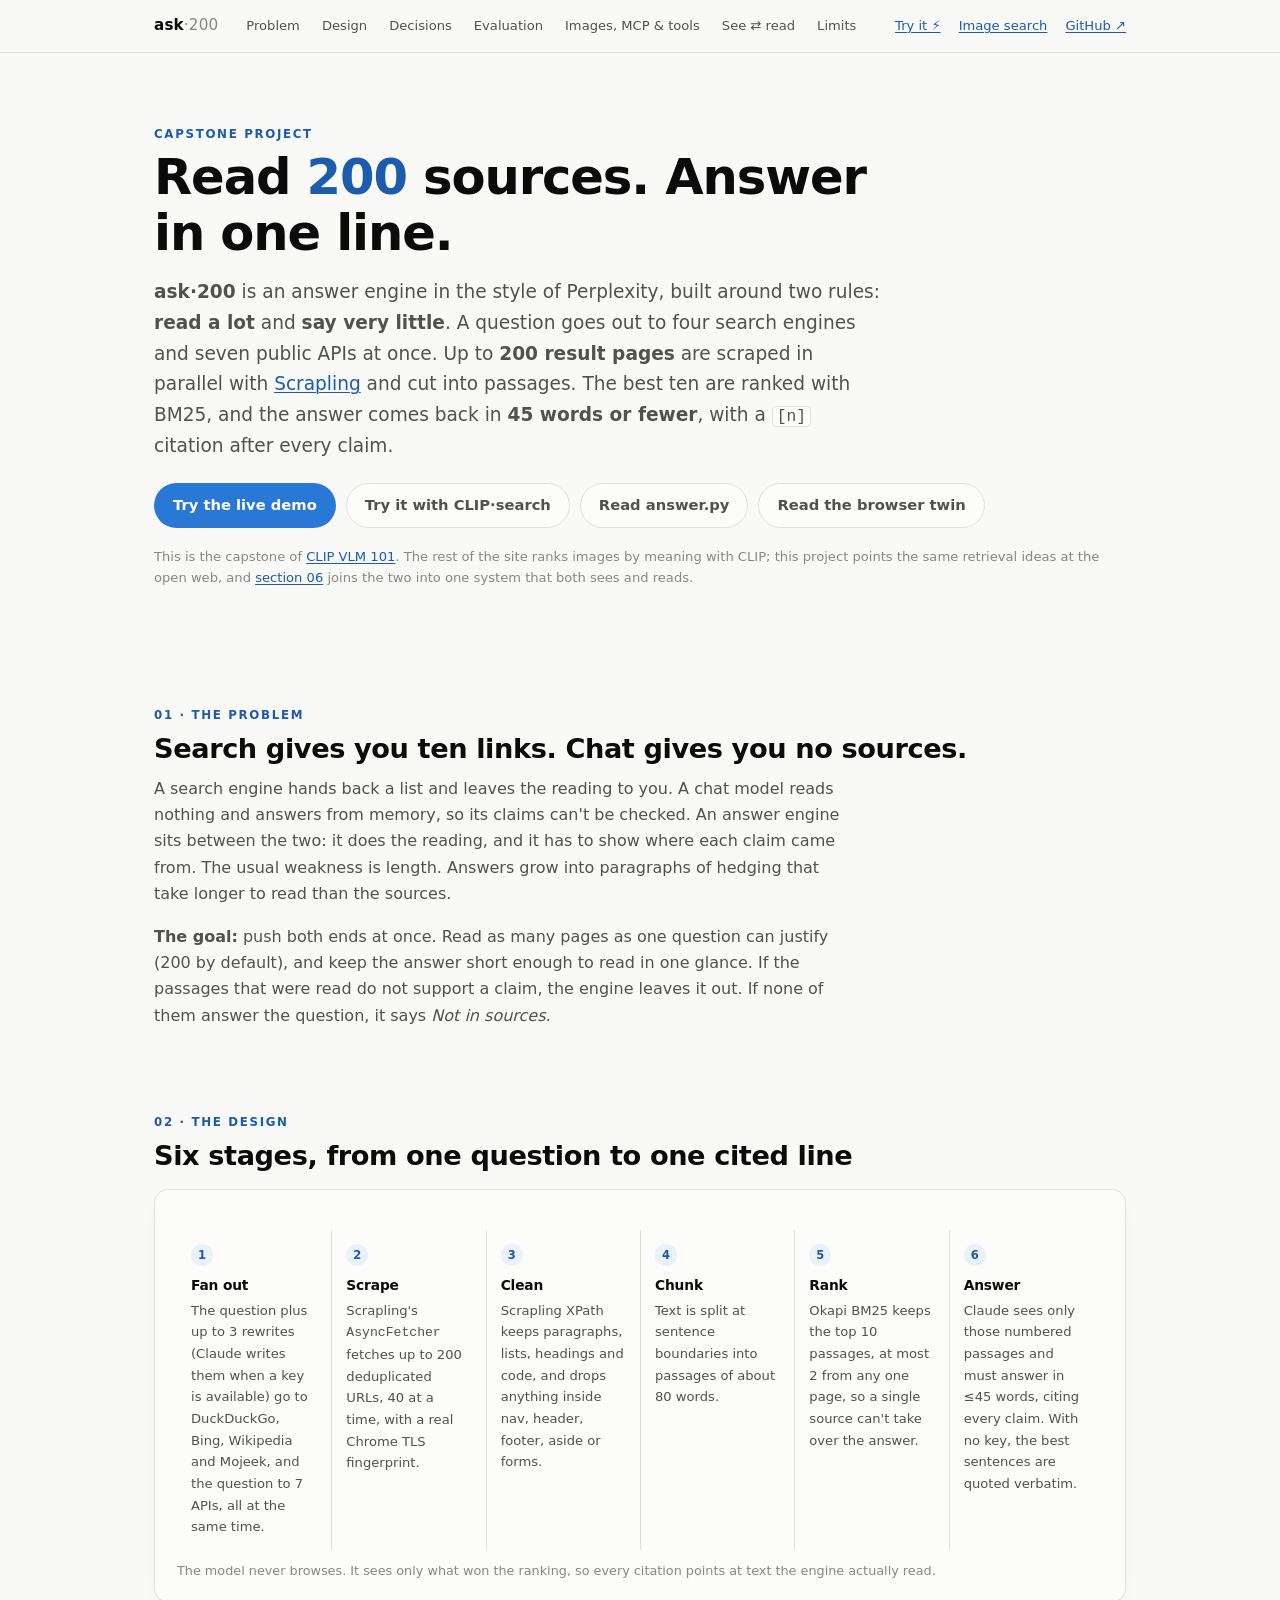
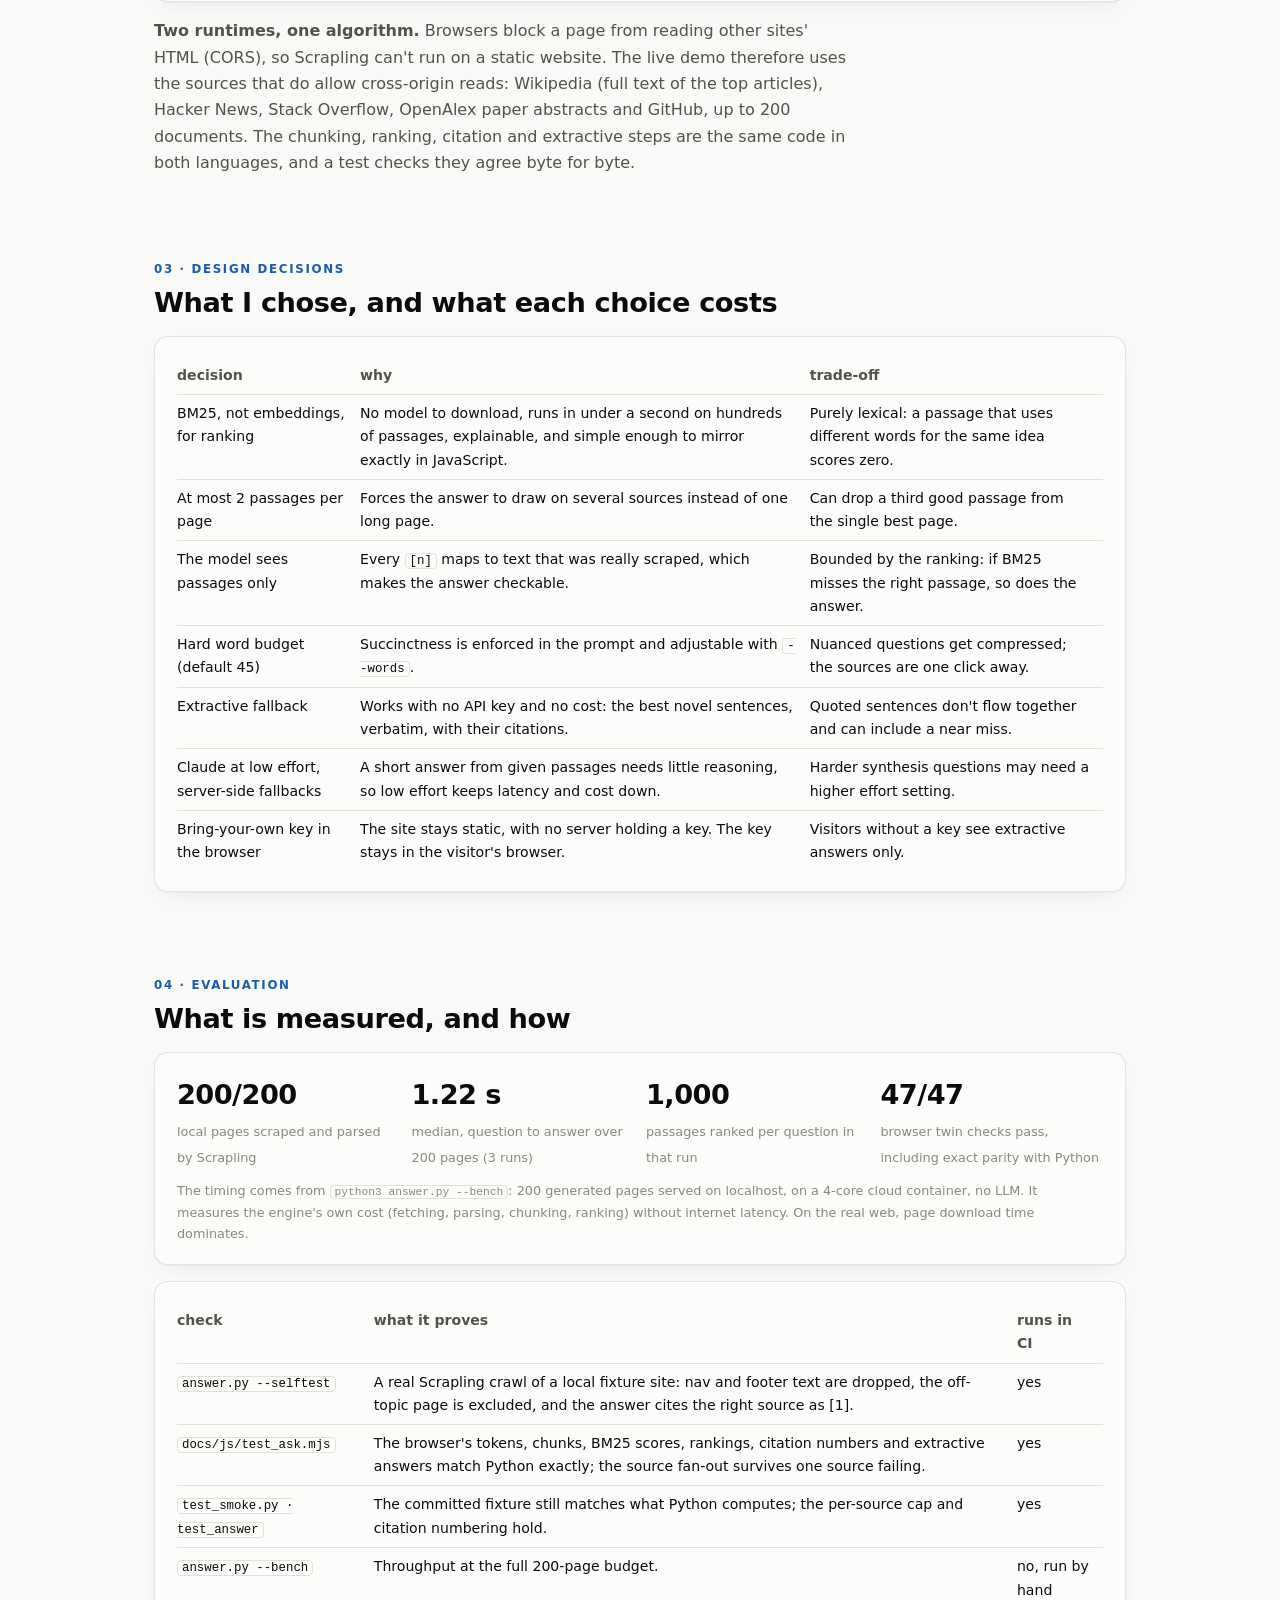
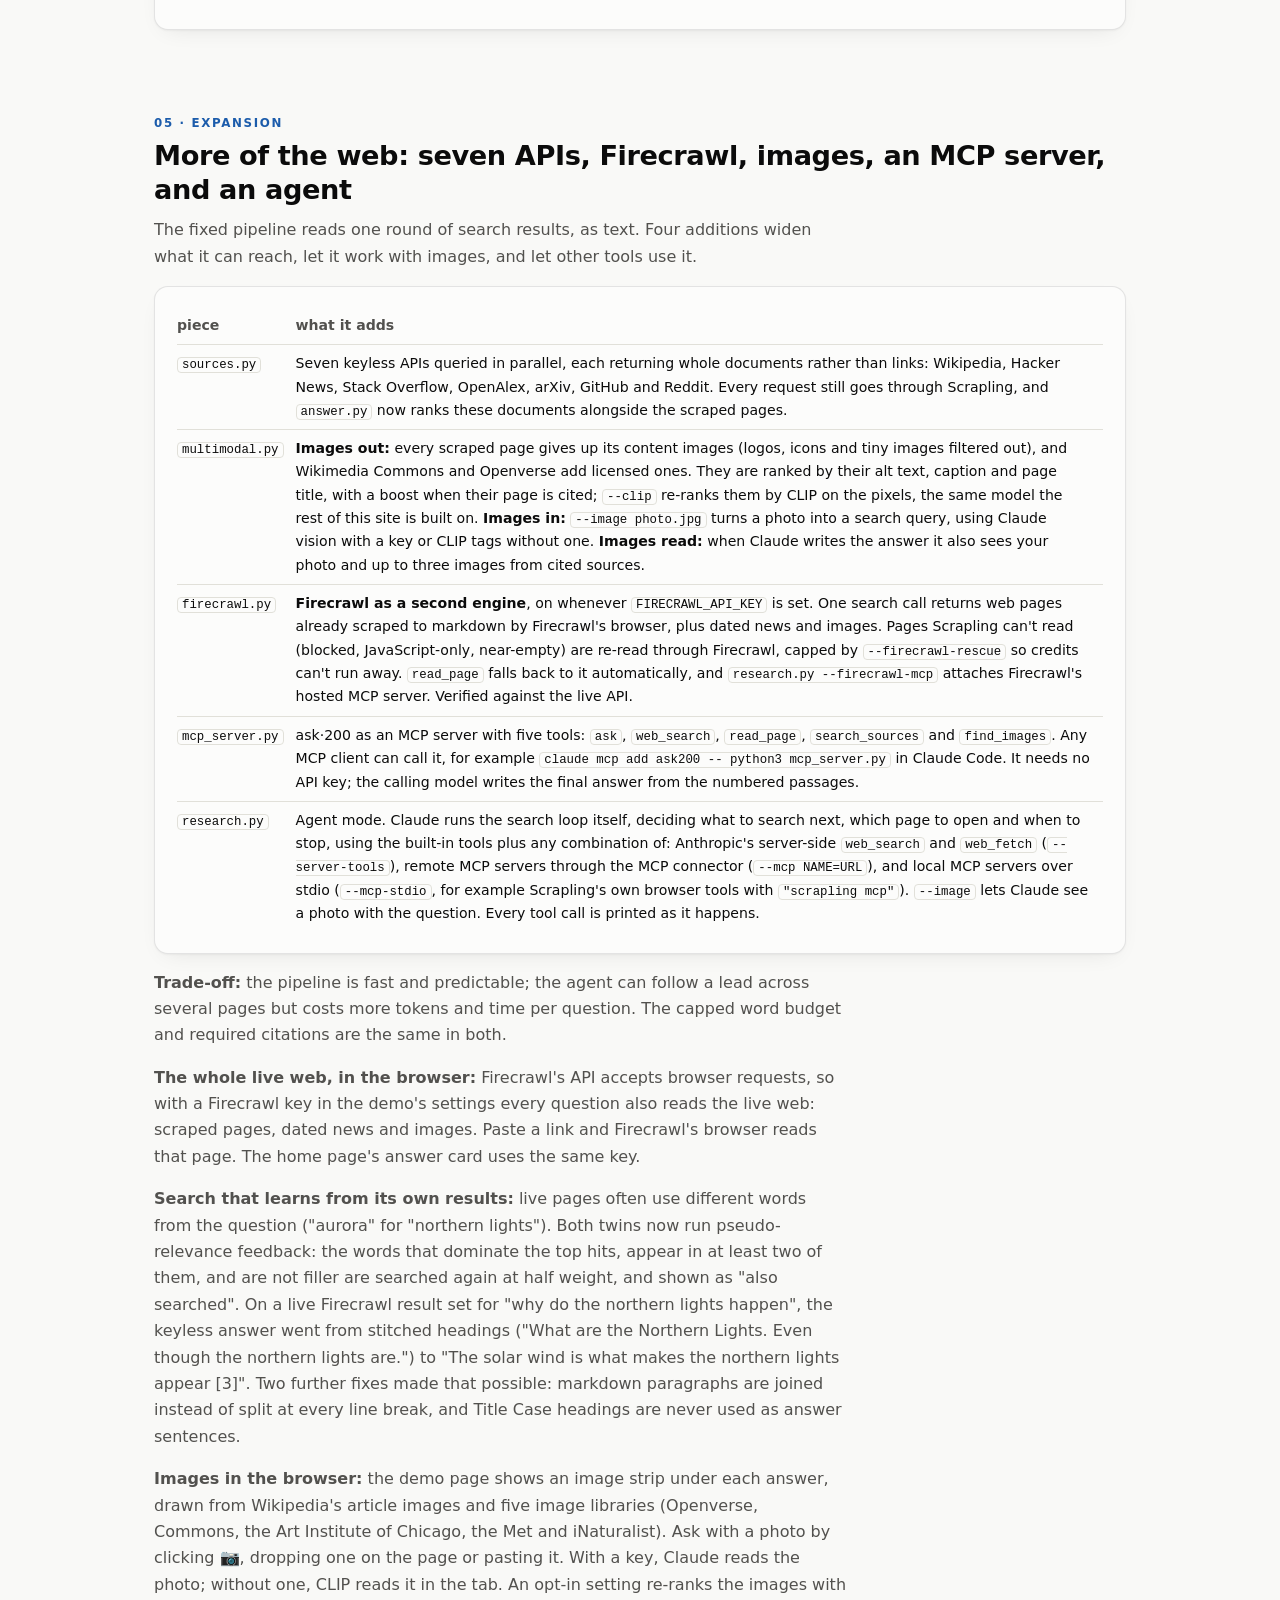
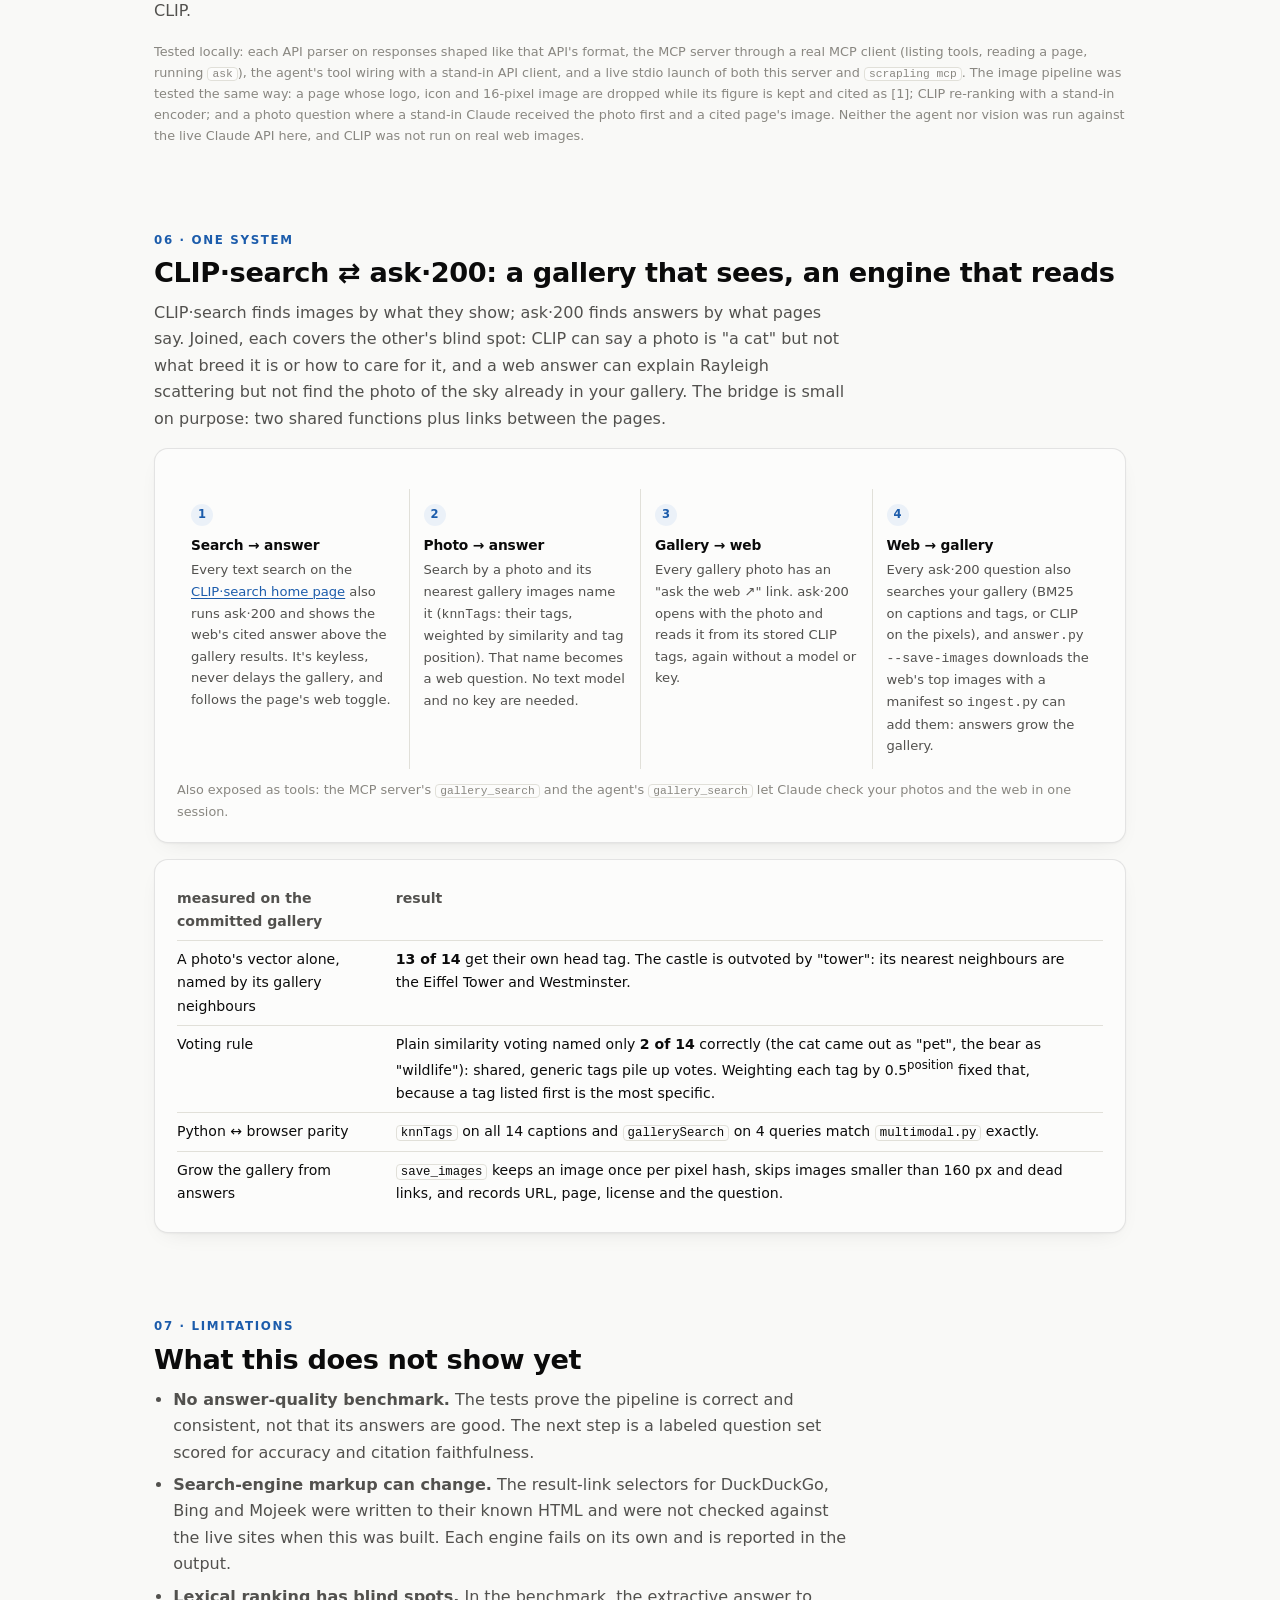
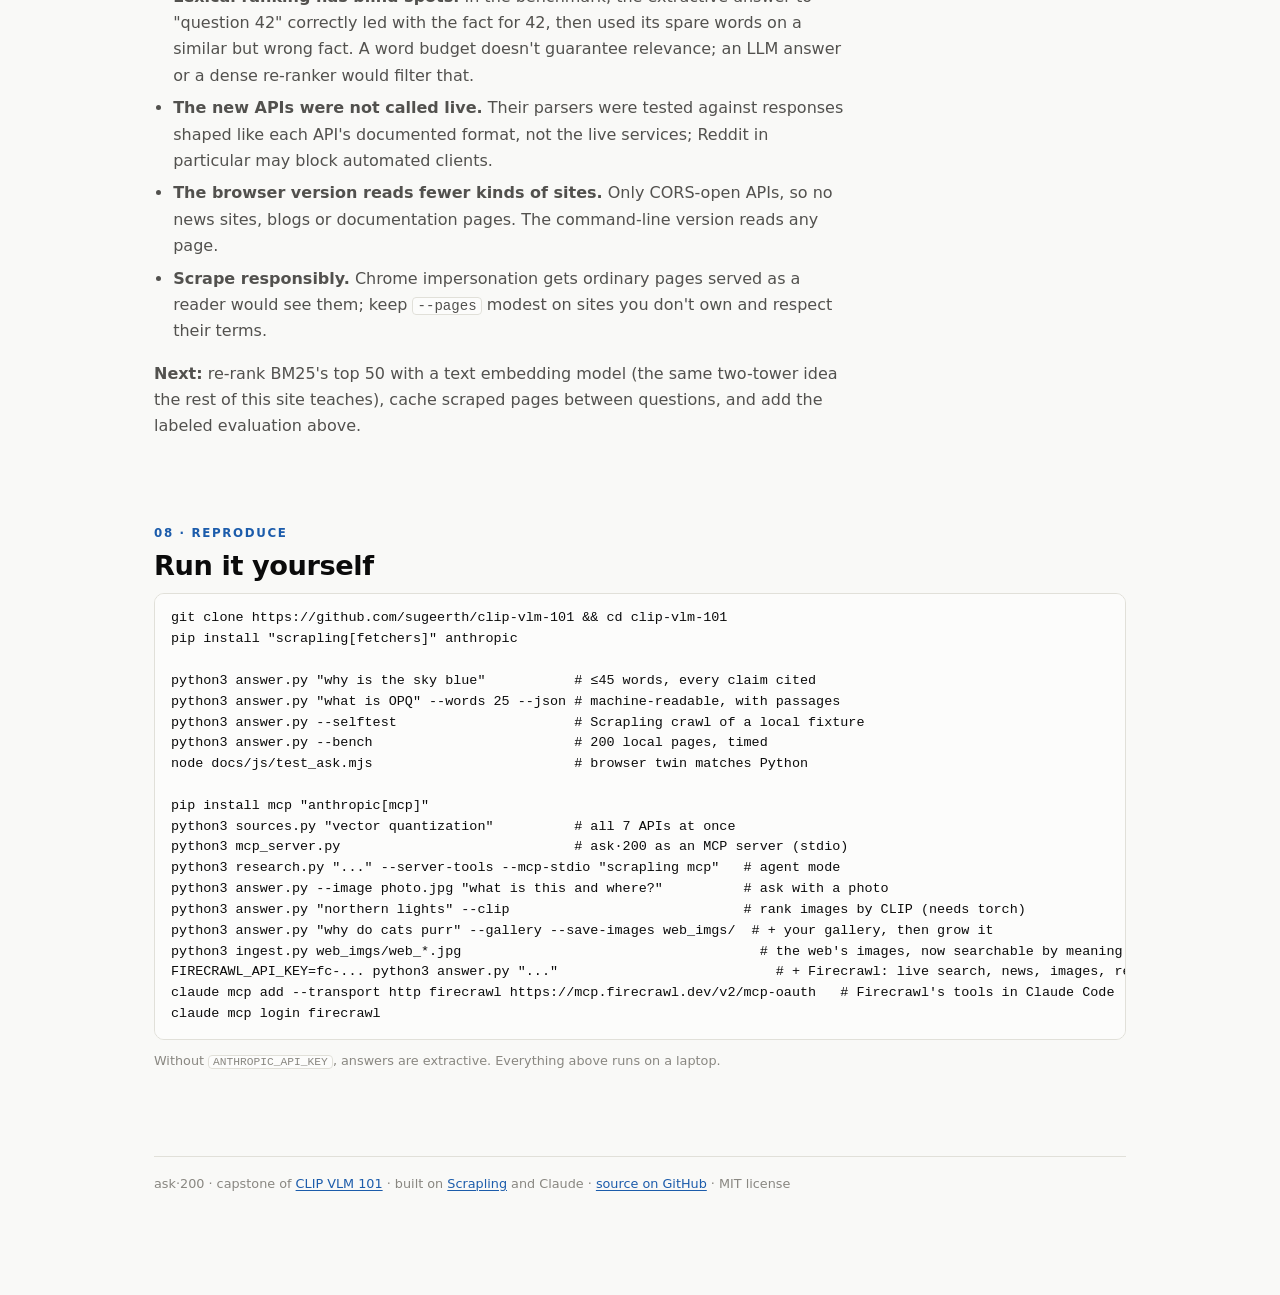
<file: docs/capstone.html>
<!DOCTYPE html>
<html lang="en">
<head>
<meta charset="utf-8">
<meta name="viewport" content="width=device-width, initial-scale=1">
<title>Capstone — ask·200, an answer engine</title>
<meta name="description" content="Capstone project: a Perplexity-style answer engine that scrapes up to 200 pages with Scrapling, ranks passages with BM25, and answers in one cited line — plus a keyless browser twin.">
<meta property="og:type" content="article">
<meta property="og:title" content="Capstone — ask·200: read 200 sources, answer in one line">
<meta property="og:description" content="Scrapling fan-out to 200 pages, BM25 passage ranking, and a ≤45-word answer where every claim is cited.">
<meta property="og:url" content="https://sugeerth.github.io/clip-vlm-101/capstone.html">
<meta name="twitter:card" content="summary">
<link rel="icon" href="data:image/svg+xml,<svg xmlns=%22http://www.w3.org/2000/svg%22 viewBox=%220 0 100 100%22><text y=%22.9em%22 font-size=%2290%22>⚡</text></svg>">
<link rel="stylesheet" href="style.css">
<script>
  try { const t = localStorage.getItem('theme'); if (t) document.documentElement.dataset.theme = t; } catch {}
</script>
<style>
  .pipe.six { grid-template-columns: repeat(6, 1fr); }
  @media (max-width: 860px) { .pipe.six { grid-template-columns: 1fr 1fr; } }
  .stats { display: grid; grid-template-columns: repeat(auto-fit, minmax(150px, 1fr)); gap: 12px; }
  .stat b { display: block; font-size: 1.7rem; letter-spacing: -0.02em; font-variant-numeric: tabular-nums; color: var(--ink); }
  .stat span { font-size: 0.8rem; color: var(--muted); }
  .table-wrap { overflow-x: auto; }
  pre.cmd {
    background: var(--surface); border: 1px solid var(--hairline); border-radius: 10px;
    padding: 14px 16px; overflow-x: auto; font-size: 0.84rem; line-height: 1.55; margin: 0;
  }
  ul.tight { margin: 0; padding-left: 1.2em; color: var(--ink-2); max-width: 68ch; }
  ul.tight li { margin: 6px 0; }
</style>
</head>
<body>

<header>
  <nav class="nav" aria-label="Sections">
    <a class="wordmark" href="#top">ask<span class="dim">·200</span></a>
    <div class="nav-links">
      <a href="#problem">Problem</a>
      <a href="#design">Design</a>
      <a href="#decisions">Decisions</a>
      <a href="#evaluation">Evaluation</a>
      <a href="#expand">Images, MCP &amp; tools</a>
      <a href="#bridge">See ⇄ read</a>
      <a href="#limits">Limits</a>
      <a href="#reproduce">Reproduce</a>
    </div>
    <a class="gh" href="ask.html">Try it ⚡</a>
    <a class="gh" href="./">Image search</a>
    <a class="gh" href="https://github.com/sugeerth/clip-vlm-101">GitHub ↗</a>
  </nav>
</header>

<main id="top">

  <div class="hero">
    <p class="eyebrow">Capstone project</p>
    <h1>Read <em>200</em> sources. Answer in one line.</h1>
    <p class="lede">
      <b>ask·200</b> is an answer engine in the style of Perplexity, built around two rules:
      <b>read a lot</b> and <b>say very little</b>. A question goes out to four search engines and seven
      public APIs at once. Up to <b>200 result pages</b> are scraped in parallel with
      <a href="https://github.com/D4Vinci/Scrapling">Scrapling</a> and cut into passages. The best
      ten are ranked with BM25, and the answer comes back in <b>45 words or fewer</b>, with a
      <code>[n]</code> citation after every claim.
    </p>
    <div class="cta-row">
      <a class="btn primary" href="ask.html">Try the live demo</a>
      <a class="btn ghost" href="./?q=a%20fluffy%20animal">Try it with CLIP·search</a>
      <a class="btn ghost" href="https://github.com/sugeerth/clip-vlm-101/blob/main/answer.py">Read answer.py</a>
      <a class="btn ghost" href="https://github.com/sugeerth/clip-vlm-101/blob/main/docs/js/ask.js">Read the browser twin</a>
    </div>
    <p class="fine">This is the capstone of <a href="./">CLIP VLM 101</a>. The rest of the site
      ranks images by meaning with CLIP; this project points the same retrieval ideas at the open web,
      and <a href="#bridge">section 06</a> joins the two into one system that both sees and reads.</p>
  </div>

  <!-- ============================================================== problem -->
  <section id="problem">
    <p class="eyebrow">01 · The problem</p>
    <h2>Search gives you ten links. Chat gives you no sources.</h2>
    <p class="sub">
      A search engine hands back a list and leaves the reading to you. A chat model reads nothing
      and answers from memory, so its claims can't be checked. An answer engine sits between the
      two: it does the reading, and it has to show where each claim came from. The usual weakness
      is length. Answers grow into paragraphs of hedging that take longer to read than the sources.
    </p>
    <p class="sub">
      <b>The goal:</b> push both ends at once. Read as many pages as one question can justify
      (200 by default), and keep the answer short enough to read in one glance. If the passages
      that were read do not support a claim, the engine leaves it out. If none of them answer the
      question, it says <em>Not in sources.</em>
    </p>
  </section>

  <!-- =============================================================== design -->
  <section id="design">
    <p class="eyebrow">02 · The design</p>
    <h2>Six stages, from one question to one cited line</h2>
    <div class="card">
      <div class="pipe six">
        <div class="step"><b>Fan out</b><span>The question plus up to 3 rewrites (Claude writes them
          when a key is available) go to DuckDuckGo, Bing, Wikipedia and Mojeek, and the question to
          7 APIs, all at the same time.</span></div>
        <div class="step"><b>Scrape</b><span>Scrapling's <code>AsyncFetcher</code> fetches up to 200
          deduplicated URLs, 40 at a time, with a real Chrome TLS fingerprint.</span></div>
        <div class="step"><b>Clean</b><span>Scrapling XPath keeps paragraphs, lists, headings and code,
          and drops anything inside nav, header, footer, aside or forms.</span></div>
        <div class="step"><b>Chunk</b><span>Text is split at sentence boundaries into passages of
          about 80 words.</span></div>
        <div class="step"><b>Rank</b><span>Okapi BM25 keeps the top 10 passages, at most 2 from any
          one page, so a single source can't take over the answer.</span></div>
        <div class="step"><b>Answer</b><span>Claude sees only those numbered passages and must answer
          in ≤45 words, citing every claim. With no key, the best sentences are quoted verbatim.</span></div>
      </div>
      <p class="hint">The model never browses. It sees only what won the ranking, so every
        citation points at text the engine actually read.</p>
    </div>
    <p class="sub">
      <b>Two runtimes, one algorithm.</b> Browsers block a page from reading other sites' HTML
      (CORS), so Scrapling can't run on a static website. The live demo therefore uses the
      sources that do allow cross-origin reads: Wikipedia (full text of the top articles),
      Hacker News, Stack Overflow, OpenAlex paper abstracts and GitHub, up to 200 documents. The
      chunking, ranking, citation and extractive steps are the same code in both languages, and
      a test checks they agree byte for byte.
    </p>
  </section>

  <!-- ============================================================ decisions -->
  <section id="decisions">
    <p class="eyebrow">03 · Design decisions</p>
    <h2>What I chose, and what each choice costs</h2>
    <div class="card table-wrap">
      <table>
        <tr><th>decision</th><th>why</th><th>trade-off</th></tr>
        <tr><td>BM25, not embeddings, for ranking</td>
          <td>No model to download, runs in under a second on hundreds of passages, explainable,
            and simple enough to mirror exactly in JavaScript.</td>
          <td>Purely lexical: a passage that uses different words for the same idea scores zero.</td></tr>
        <tr><td>At most 2 passages per page</td>
          <td>Forces the answer to draw on several sources instead of one long page.</td>
          <td>Can drop a third good passage from the single best page.</td></tr>
        <tr><td>The model sees passages only</td>
          <td>Every <code>[n]</code> maps to text that was really scraped, which makes the answer
            checkable.</td>
          <td>Bounded by the ranking: if BM25 misses the right passage, so does the answer.</td></tr>
        <tr><td>Hard word budget (default 45)</td>
          <td>Succinctness is enforced in the prompt and adjustable with <code>--words</code>.</td>
          <td>Nuanced questions get compressed; the sources are one click away.</td></tr>
        <tr><td>Extractive fallback</td>
          <td>Works with no API key and no cost: the best novel sentences, verbatim, with their
            citations.</td>
          <td>Quoted sentences don't flow together and can include a near miss.</td></tr>
        <tr><td>Claude at low effort, server-side fallbacks</td>
          <td>A short answer from given passages needs little reasoning, so low effort keeps
            latency and cost down.</td>
          <td>Harder synthesis questions may need a higher effort setting.</td></tr>
        <tr><td>Bring-your-own key in the browser</td>
          <td>The site stays static, with no server holding a key. The key stays in the
            visitor's browser.</td>
          <td>Visitors without a key see extractive answers only.</td></tr>
      </table>
    </div>
  </section>

  <!-- =========================================================== evaluation -->
  <section id="evaluation">
    <p class="eyebrow">04 · Evaluation</p>
    <h2>What is measured, and how</h2>
    <div class="card">
      <div class="stats">
        <div class="stat"><b>200/200</b><span>local pages scraped and parsed by Scrapling</span></div>
        <div class="stat"><b>1.22 s</b><span>median, question to answer over 200 pages (3 runs)</span></div>
        <div class="stat"><b>1,000</b><span>passages ranked per question in that run</span></div>
        <div class="stat"><b>47/47</b><span>browser twin checks pass, including exact parity with Python</span></div>
      </div>
      <p class="hint">The timing comes from <code>python3 answer.py --bench</code>: 200 generated
        pages served on localhost, on a 4-core cloud container, no LLM. It measures the engine's own
        cost (fetching, parsing, chunking, ranking) without internet latency. On the real web,
        page download time dominates.</p>
    </div>
    <div class="card table-wrap">
      <table>
        <tr><th>check</th><th>what it proves</th><th>runs in CI</th></tr>
        <tr><td><code>answer.py --selftest</code></td>
          <td>A real Scrapling crawl of a local fixture site: nav and footer text are dropped, the
            off-topic page is excluded, and the answer cites the right source as [1].</td><td>yes</td></tr>
        <tr><td><code>docs/js/test_ask.mjs</code></td>
          <td>The browser's tokens, chunks, BM25 scores, rankings, citation numbers and extractive
            answers match Python exactly; the source fan-out survives one source failing.</td><td>yes</td></tr>
        <tr><td><code>test_smoke.py · test_answer</code></td>
          <td>The committed fixture still matches what Python computes; the per-source cap and
            citation numbering hold.</td><td>yes</td></tr>
        <tr><td><code>answer.py --bench</code></td>
          <td>Throughput at the full 200-page budget.</td><td>no, run by hand</td></tr>
      </table>
    </div>
  </section>

  <!-- =============================================================== expand -->
  <section id="expand">
    <p class="eyebrow">05 · Expansion</p>
    <h2>More of the web: seven APIs, Firecrawl, images, an MCP server, and an agent</h2>
    <p class="sub">
      The fixed pipeline reads one round of search results, as text. Four additions widen what
      it can reach, let it work with images, and let other tools use it.
    </p>
    <div class="card table-wrap">
      <table>
        <tr><th>piece</th><th>what it adds</th></tr>
        <tr><td><code>sources.py</code></td>
          <td>Seven keyless APIs queried in parallel, each returning whole documents rather than
            links: Wikipedia, Hacker News, Stack Overflow, OpenAlex, arXiv, GitHub and Reddit.
            Every request still goes through Scrapling, and <code>answer.py</code> now ranks
            these documents alongside the scraped pages.</td></tr>
        <tr><td><code>multimodal.py</code></td>
          <td><b>Images out:</b> every scraped page gives up its content images (logos, icons and
            tiny images filtered out), and Wikimedia Commons and Openverse add licensed ones. They
            are ranked by their alt text, caption and page title, with a boost when their page is
            cited; <code>--clip</code> re-ranks them by CLIP on the pixels, the same model the rest
            of this site is built on. <b>Images in:</b> <code>--image photo.jpg</code> turns a photo
            into a search query, using Claude vision with a key or CLIP tags without one.
            <b>Images read:</b> when Claude writes the answer it also sees your photo and up to
            three images from cited sources.</td></tr>
        <tr><td><code>firecrawl.py</code></td>
          <td><b>Firecrawl as a second engine</b>, on whenever <code>FIRECRAWL_API_KEY</code> is set. One
            search call returns web pages already scraped to markdown by Firecrawl's browser, plus dated
            news and images. Pages Scrapling can't read (blocked, JavaScript-only, near-empty) are re-read
            through Firecrawl, capped by <code>--firecrawl-rescue</code> so credits can't run away.
            <code>read_page</code> falls back to it automatically, and <code>research.py --firecrawl-mcp</code>
            attaches Firecrawl's hosted MCP server. Verified against the live API.</td></tr>
        <tr><td><code>mcp_server.py</code></td>
          <td>ask·200 as an MCP server with five tools: <code>ask</code>, <code>web_search</code>,
            <code>read_page</code>, <code>search_sources</code> and <code>find_images</code>. Any MCP client can call it,
            for example <code>claude mcp add ask200 -- python3 mcp_server.py</code> in Claude Code.
            It needs no API key; the calling model writes the final answer from the numbered
            passages.</td></tr>
        <tr><td><code>research.py</code></td>
          <td>Agent mode. Claude runs the search loop itself, deciding what to search next, which
            page to open and when to stop, using the built-in tools plus any combination of:
            Anthropic's server-side <code>web_search</code> and <code>web_fetch</code>
            (<code>--server-tools</code>), remote MCP servers through the MCP connector
            (<code>--mcp NAME=URL</code>), and local MCP servers over stdio
            (<code>--mcp-stdio</code>, for example Scrapling's own browser tools with
            <code>"scrapling mcp"</code>). <code>--image</code> lets Claude see a photo with the
            question. Every tool call is printed as it happens.</td></tr>
      </table>
    </div>
    <p class="sub">
      <b>Trade-off:</b> the pipeline is fast and predictable; the agent can follow a lead across
      several pages but costs more tokens and time per question. The capped word budget and
      required citations are the same in both.
    </p>
    <p class="sub">
      <b>The whole live web, in the browser:</b> Firecrawl's API accepts browser requests, so with a
      Firecrawl key in the demo's settings every question also reads the live web: scraped pages, dated
      news and images. Paste a link and Firecrawl's browser reads that page. The home page's answer card
      uses the same key.
    </p>
    <p class="sub">
      <b>Search that learns from its own results:</b> live pages often use different words from the
      question ("aurora" for "northern lights"). Both twins now run pseudo-relevance feedback: the
      words that dominate the top hits, appear in at least two of them, and are not filler are searched
      again at half weight, and shown as "also searched". On a live Firecrawl result set for "why do
      the northern lights happen", the keyless answer went from stitched headings ("What are the
      Northern Lights. Even though the northern lights are.") to "The solar wind is what makes the
      northern lights appear [3]". Two further fixes made that possible: markdown paragraphs are joined
      instead of split at every line break, and Title Case headings are never used as answer sentences.
    </p>
    <p class="sub">
      <b>Images in the browser:</b> the demo page shows an image strip under each answer, drawn from
      Wikipedia's article images and five image libraries (Openverse, Commons, the Art Institute
      of Chicago, the Met and iNaturalist). Ask with a photo by clicking 📷, dropping one on the
      page or pasting it. With a key, Claude reads the photo; without one, CLIP reads it in the
      tab. An opt-in setting re-ranks the images with CLIP.
    </p>
    <p class="hint">Tested locally: each API parser on responses shaped like that API's format, the MCP server
      through a real MCP client (listing tools, reading a page, running <code>ask</code>), the
      agent's tool wiring with a stand-in API client, and a live stdio launch of both this server
      and <code>scrapling mcp</code>. The image pipeline was tested the same way: a page whose logo,
      icon and 16-pixel image are dropped while its figure is kept and cited as [1]; CLIP re-ranking
      with a stand-in encoder; and a photo question where a stand-in Claude received the photo
      first and a cited page's image. Neither the agent nor vision was run against the live
      Claude API here, and CLIP was not run on real web images.</p>
  </section>

  <!-- =============================================================== bridge -->
  <section id="bridge">
    <p class="eyebrow">06 · One system</p>
    <h2>CLIP·search ⇄ ask·200: a gallery that sees, an engine that reads</h2>
    <p class="sub">
      CLIP·search finds images by what they show; ask·200 finds answers by what pages say. Joined,
      each covers the other's blind spot: CLIP can say a photo is "a cat" but not what breed it is
      or how to care for it, and a web answer can explain Rayleigh scattering but not find the
      photo of the sky already in your gallery. The bridge is small on purpose: two shared
      functions plus links between the pages.
    </p>
    <div class="card">
      <div class="pipe" style="grid-template-columns:repeat(4,1fr)">
        <div class="step"><b>Search → answer</b><span>Every text search on the
          <a href="./">CLIP·search home page</a> also runs ask·200 and shows the web's cited
          answer above the gallery results. It's keyless, never delays the gallery, and follows the
          page's web toggle.</span></div>
        <div class="step"><b>Photo → answer</b><span>Search by a photo and its nearest gallery
          images name it (<code>knnTags</code>: their tags, weighted by similarity and tag
          position). That name becomes a web question. No text model and no key are needed.</span></div>
        <div class="step"><b>Gallery → web</b><span>Every gallery photo has an "ask the web ↗"
          link. ask·200 opens with the photo and reads it from its stored CLIP tags, again without a
          model or key.</span></div>
        <div class="step"><b>Web → gallery</b><span>Every ask·200 question also searches your gallery
          (BM25 on captions and tags, or CLIP on the pixels), and
          <code>answer.py --save-images</code> downloads the web's top images with a manifest so
          <code>ingest.py</code> can add them: answers grow the gallery.</span></div>
      </div>
      <p class="hint">Also exposed as tools: the MCP server's <code>gallery_search</code> and the
        agent's <code>gallery_search</code> let Claude check your photos and the web in one session.</p>
    </div>
    <div class="card table-wrap">
      <table>
        <tr><th>measured on the committed gallery</th><th>result</th></tr>
        <tr><td>A photo's vector alone, named by its gallery neighbours</td>
          <td><b>13 of 14</b> get their own head tag. The castle is outvoted by "tower": its
            nearest neighbours are the Eiffel Tower and Westminster.</td></tr>
        <tr><td>Voting rule</td>
          <td>Plain similarity voting named only <b>2 of 14</b> correctly (the cat came out as "pet",
            the bear as "wildlife"): shared, generic tags pile up votes.
            Weighting each tag by 0.5<sup>position</sup> fixed that, because a tag listed first is the
            most specific.</td></tr>
        <tr><td>Python ↔ browser parity</td>
          <td><code>knnTags</code> on all 14 captions and <code>gallerySearch</code> on 4 queries
            match <code>multimodal.py</code> exactly.</td></tr>
        <tr><td>Grow the gallery from answers</td>
          <td><code>save_images</code> keeps an image once per pixel hash, skips images smaller than
            160 px and dead links, and records URL, page, license and the question.</td></tr>
      </table>
    </div>
  </section>

  <!-- =============================================================== limits -->
  <section id="limits">
    <p class="eyebrow">07 · Limitations</p>
    <h2>What this does not show yet</h2>
    <ul class="tight">
      <li><b>No answer-quality benchmark.</b> The tests prove the pipeline is correct and
        consistent, not that its answers are good. The next step is a labeled question set
        scored for accuracy and citation faithfulness.</li>
      <li><b>Search-engine markup can change.</b> The result-link selectors for DuckDuckGo, Bing and
        Mojeek were written to their known HTML and were not checked against the live sites when
        this was built. Each engine fails on its own and is reported in the output.</li>
      <li><b>Lexical ranking has blind spots.</b> In the benchmark, the extractive answer to
        "question 42" correctly led with the fact for 42, then used its spare words on a similar
        but wrong fact. A word budget doesn't guarantee relevance; an LLM answer or a dense
        re-ranker would filter that.</li>
      <li><b>The new APIs were not called live.</b> Their parsers were tested against responses
        shaped like each API's documented format, not the live services; Reddit in particular
        may block automated clients.</li>
      <li><b>The browser version reads fewer kinds of sites.</b> Only CORS-open APIs, so no news
        sites, blogs or documentation pages. The command-line version reads any page.</li>
      <li><b>Scrape responsibly.</b> Chrome impersonation gets ordinary pages served as a reader
        would see them; keep <code>--pages</code> modest on sites you don't own and respect their
        terms.</li>
    </ul>
    <p class="sub" style="margin-top:16px;"><b>Next:</b> re-rank BM25's top 50 with a text
      embedding model (the same two-tower idea the rest of this site teaches), cache scraped pages
      between questions, and add the labeled evaluation above.</p>
  </section>

  <!-- ============================================================ reproduce -->
  <section id="reproduce">
    <p class="eyebrow">08 · Reproduce</p>
    <h2>Run it yourself</h2>
<pre class="cmd">git clone https://github.com/sugeerth/clip-vlm-101 && cd clip-vlm-101
pip install "scrapling[fetchers]" anthropic

python3 answer.py "why is the sky blue"           # ≤45 words, every claim cited
python3 answer.py "what is OPQ" --words 25 --json # machine-readable, with passages
python3 answer.py --selftest                      # Scrapling crawl of a local fixture
python3 answer.py --bench                         # 200 local pages, timed
node docs/js/test_ask.mjs                         # browser twin matches Python

pip install mcp "anthropic[mcp]"
python3 sources.py "vector quantization"          # all 7 APIs at once
python3 mcp_server.py                             # ask·200 as an MCP server (stdio)
python3 research.py "..." --server-tools --mcp-stdio "scrapling mcp"   # agent mode
python3 answer.py --image photo.jpg "what is this and where?"          # ask with a photo
python3 answer.py "northern lights" --clip                             # rank images by CLIP (needs torch)
python3 answer.py "why do cats purr" --gallery --save-images web_imgs/  # + your gallery, then grow it
python3 ingest.py web_imgs/web_*.jpg                                     # the web's images, now searchable by meaning
FIRECRAWL_API_KEY=fc-... python3 answer.py "..."                           # + Firecrawl: live search, news, images, rescue
claude mcp add --transport http firecrawl https://mcp.firecrawl.dev/v2/mcp-oauth   # Firecrawl's tools in Claude Code
claude mcp login firecrawl</pre>
    <p class="hint">Without <code>ANTHROPIC_API_KEY</code>, answers are extractive. Everything
      above runs on a laptop.</p>
  </section>

  <p class="foot">ask·200 · capstone of <a href="./">CLIP VLM 101</a> ·
    built on <a href="https://github.com/D4Vinci/Scrapling">Scrapling</a> and Claude ·
    <a href="https://github.com/sugeerth/clip-vlm-101">source on GitHub</a> · MIT license</p>
</main>
</body>
</html>
</file>
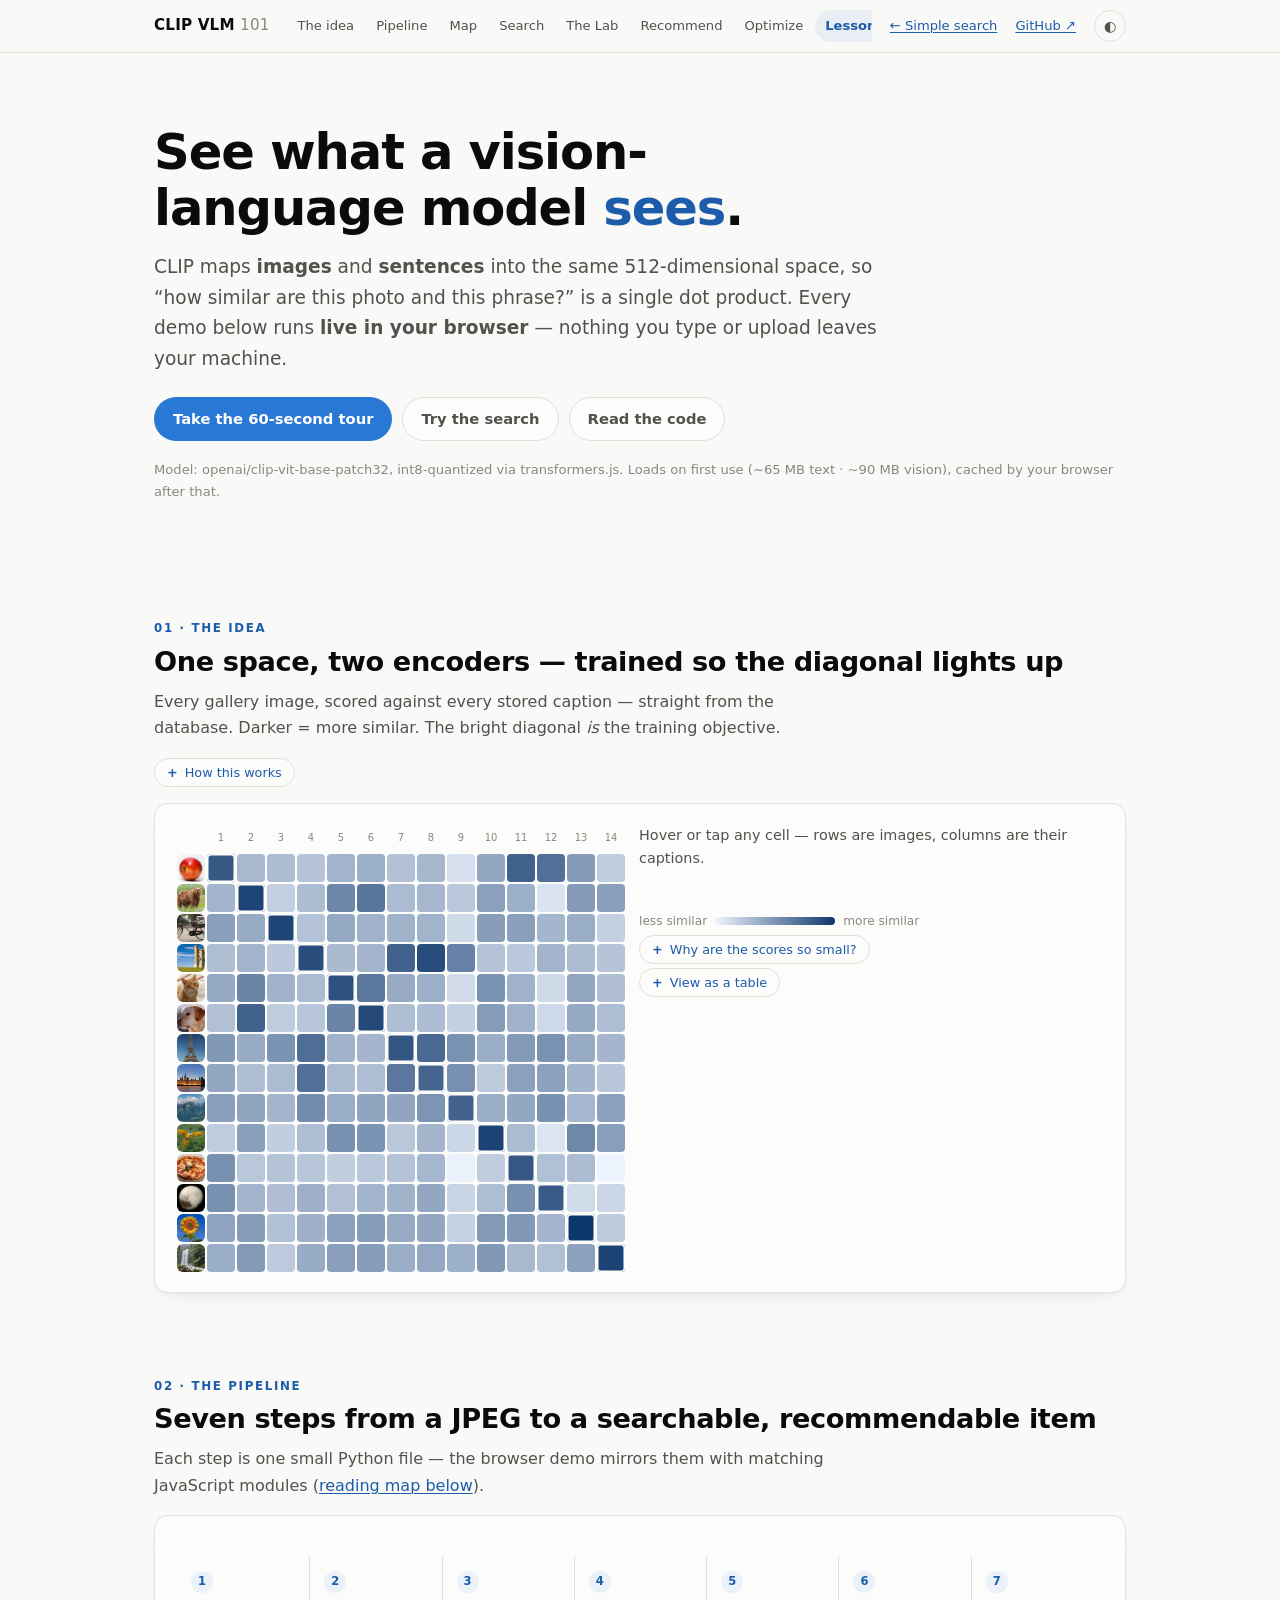
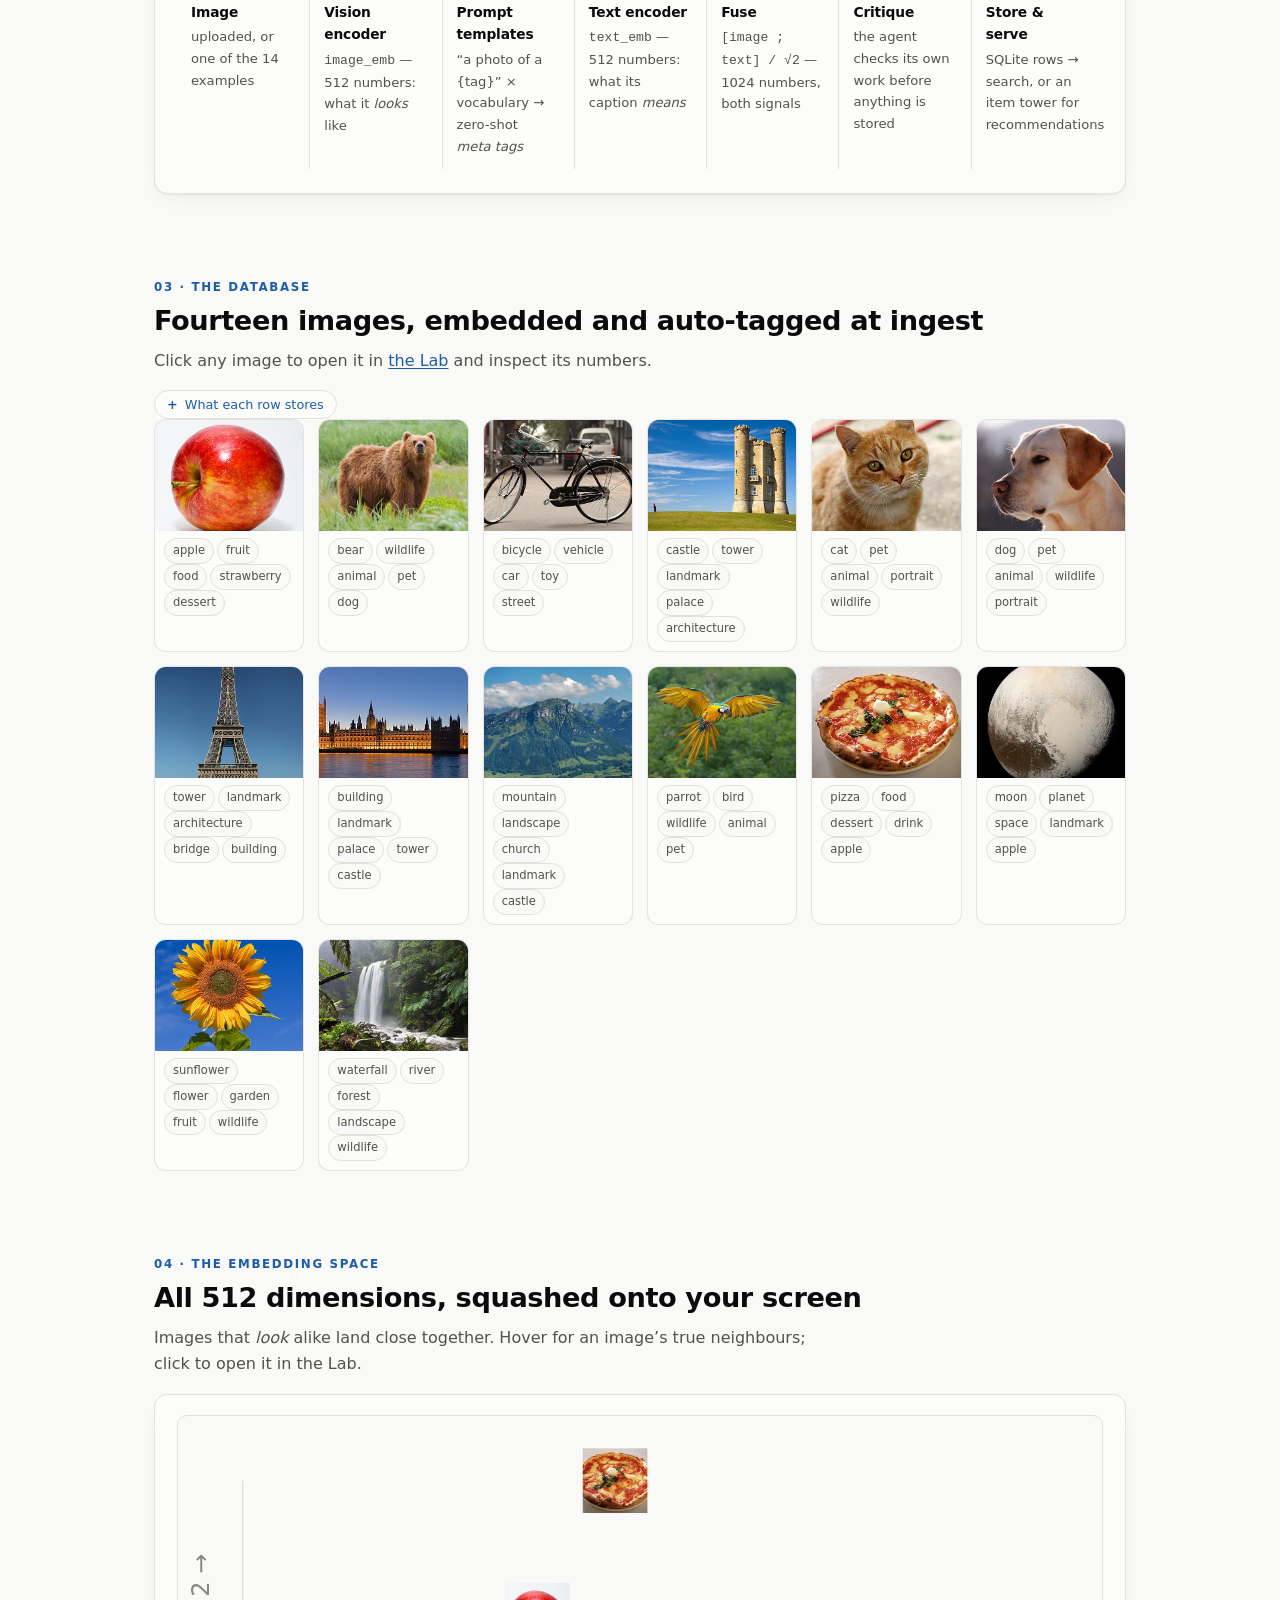
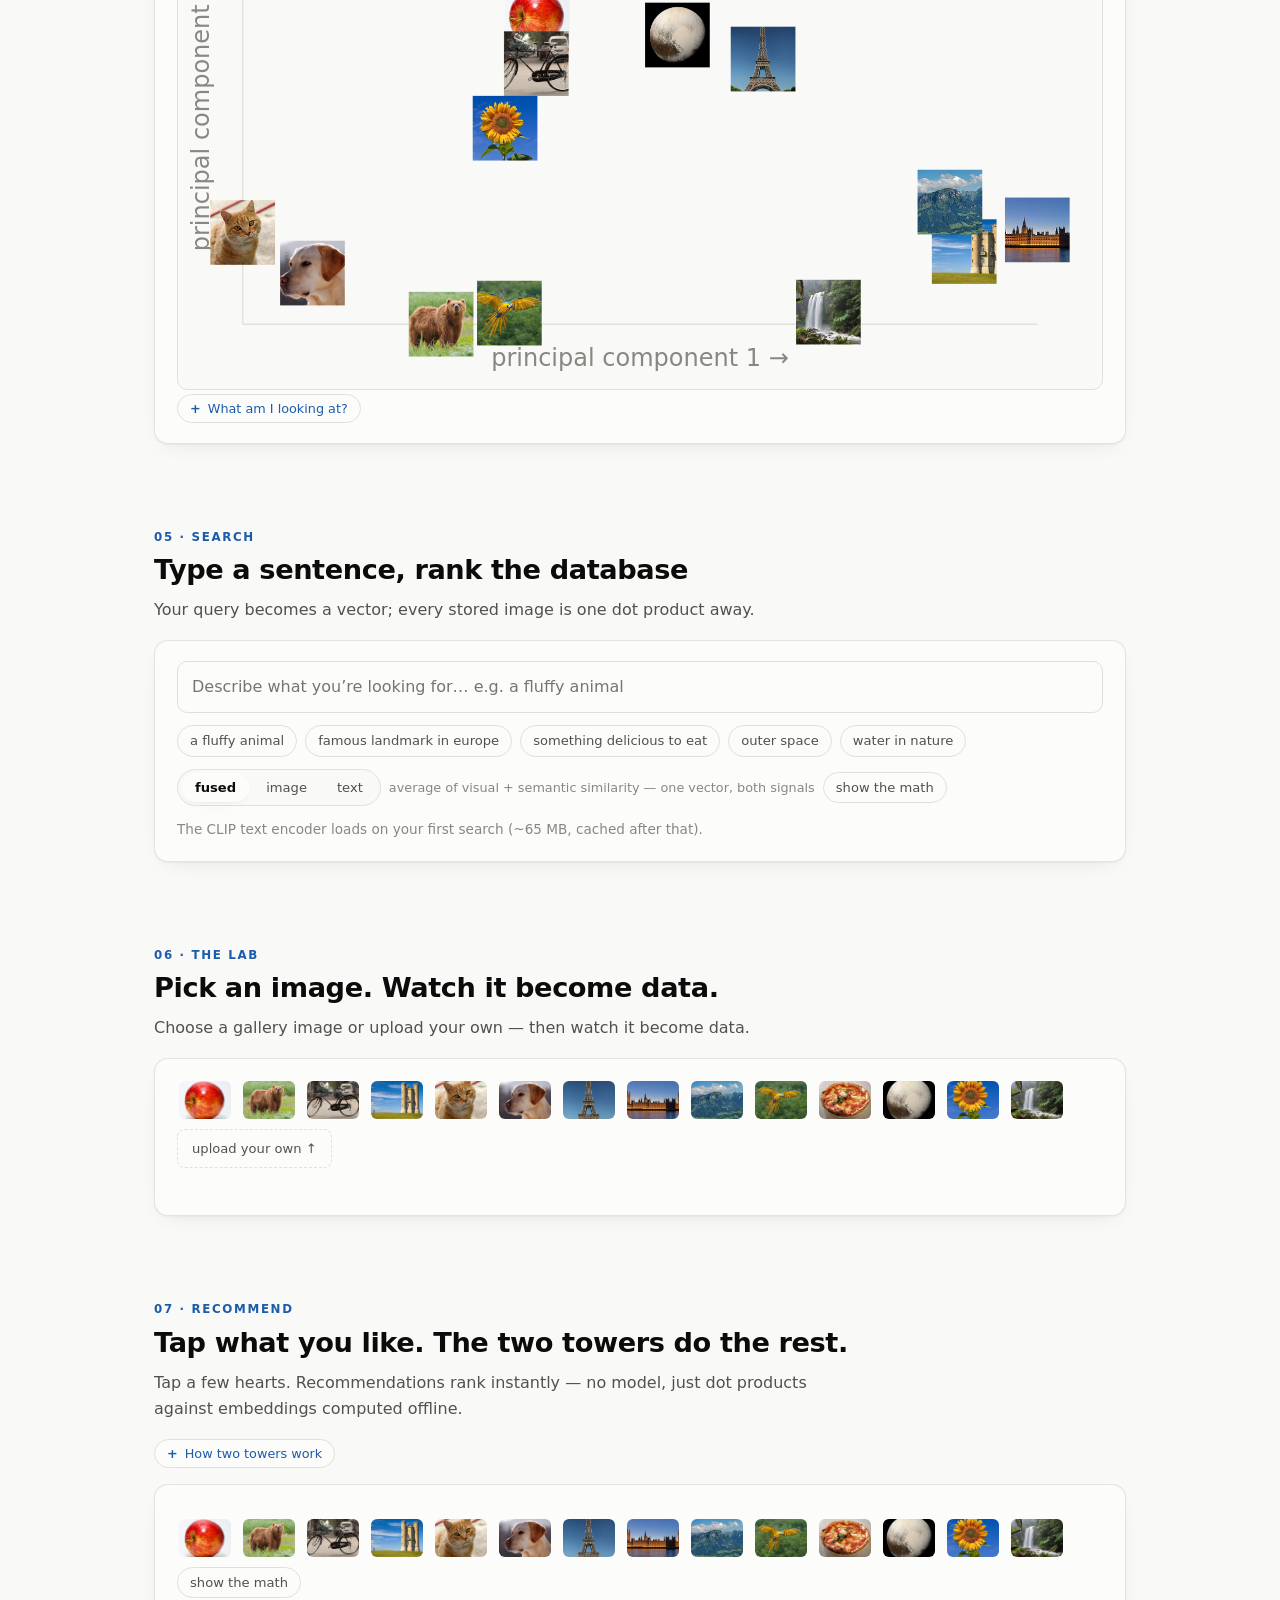
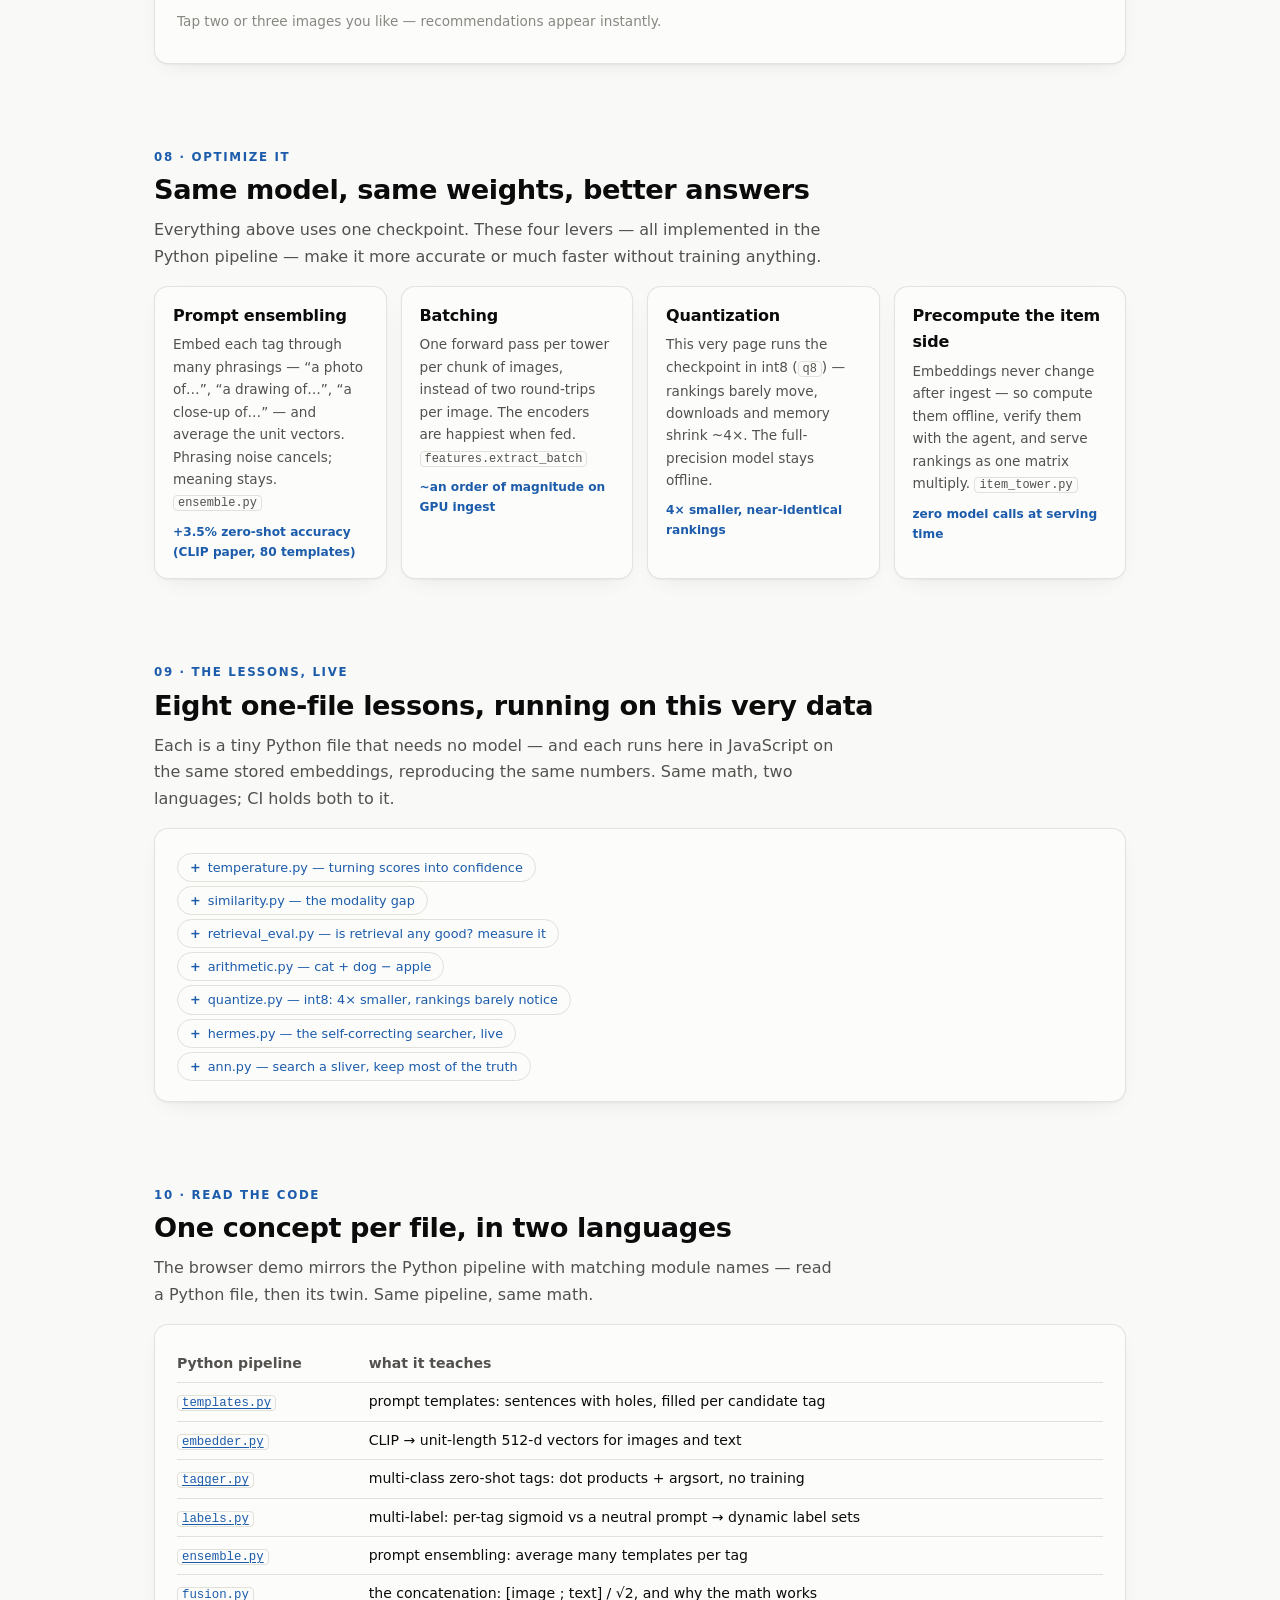
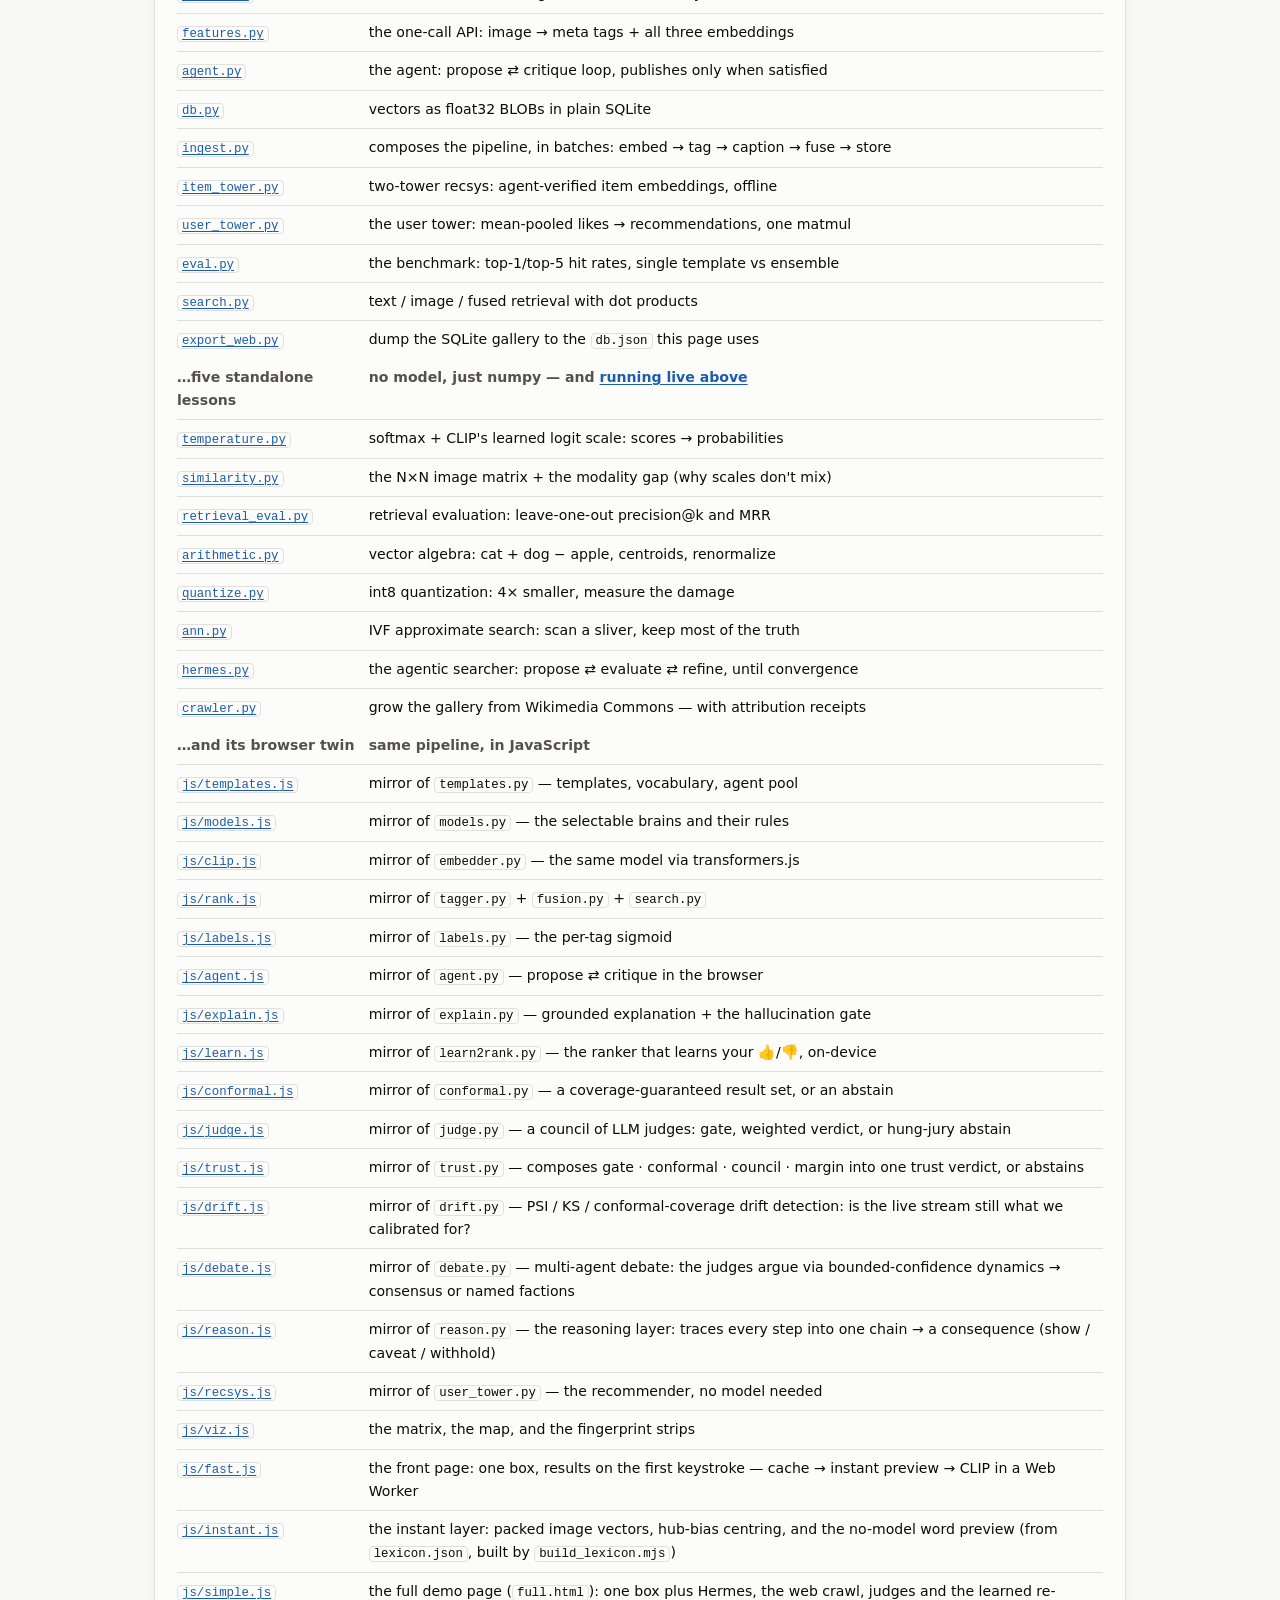
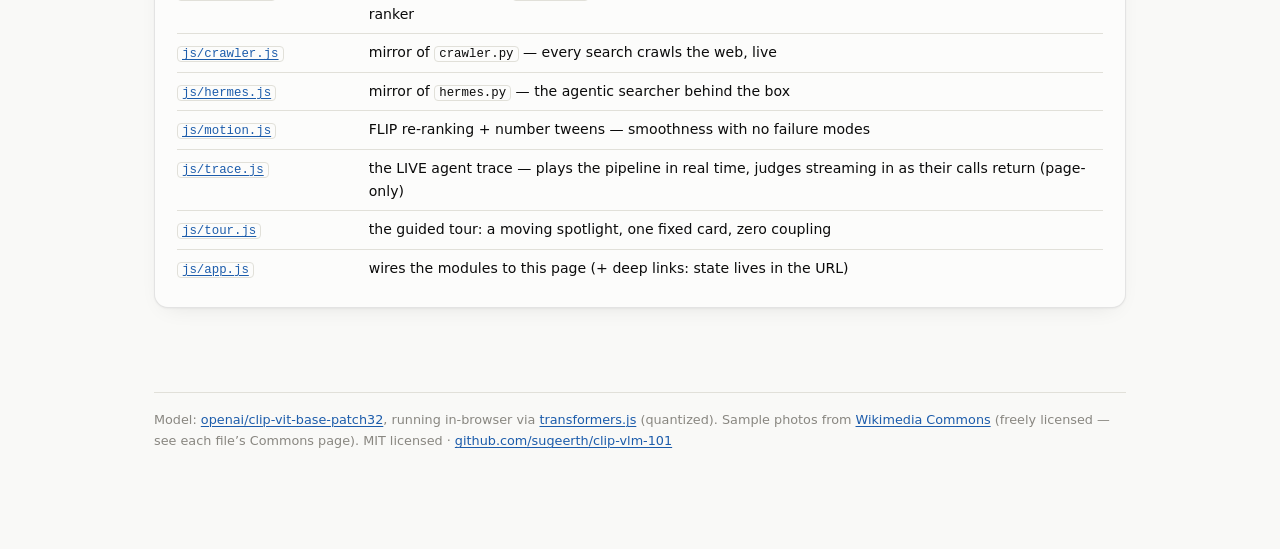
<file: docs/explore.html>
<!DOCTYPE html>
<html lang="en">
<head>
<meta charset="utf-8">
<meta name="viewport" content="width=device-width, initial-scale=1">
<title>CLIP VLM 101 — see what a vision-language model sees</title>
<meta name="description" content="An explorable CLIP pipeline: image + text embeddings, a live contrastive similarity matrix, dynamic multi-label tags, a self-critiquing embedding agent, and a two-tower recommender — all running in your browser.">
<meta property="og:type" content="website">
<meta property="og:title" content="CLIP VLM 101 — see what a vision-language model sees">
<meta property="og:description" content="A live, explorable CLIP pipeline: contrastive similarity matrix, embedding map, dynamic multi-label tags, a self-critiquing agent, and a two-tower recommender — all in your browser.">
<meta property="og:url" content="https://sugeerth.github.io/clip-vlm-101/explore.html">
<meta property="og:image" content="https://sugeerth.github.io/clip-vlm-101/images/004_cat.jpg">
<meta name="twitter:card" content="summary">
<link rel="icon" href="data:image/svg+xml,<svg xmlns=%22http://www.w3.org/2000/svg%22 viewBox=%220 0 100 100%22><text y=%22.9em%22 font-size=%2290%22>🔍</text></svg>">
<link rel="preload" href="db.json" as="fetch" crossorigin>
<link rel="stylesheet" href="style.css">
<script>
  // Apply the saved theme before first paint (no flash). The toggle in the
  // header cycles it; without a saved choice the system preference rules.
  const saved = localStorage.getItem('theme');
  if (saved) document.documentElement.dataset.theme = saved;
</script>
</head>
<body>

<header>
  <nav class="nav" aria-label="Sections">
    <a class="wordmark" href="#top">CLIP&nbsp;VLM&nbsp;<span class="dim">101</span></a>
    <div class="nav-links">
      <a href="#idea">The idea</a>
      <a href="#pipeline">Pipeline</a>
      <a href="#map">Map</a>
      <a href="#search">Search</a>
      <a href="#lab">The Lab</a>
      <a href="#recommend">Recommend</a>
      <a href="#optimize">Optimize</a>
      <a href="#lessons">Lessons</a>
      <a href="scale.html">1M rows</a>
      <a href="blog.html">→ a billion</a>
    </div>
    <a class="gh" href="./">← Simple search</a>
    <a class="gh" href="https://github.com/sugeerth/clip-vlm-101">GitHub ↗</a>
    <button id="themeToggle" title="Toggle light / dark" aria-label="Toggle light or dark theme">◐</button>
  </nav>
</header>

<main id="top">

  <!-- ================================================================ hero -->
  <div class="hero">
    <h1>See what a vision-language model <em>sees</em>.</h1>
    <p class="lede">
      CLIP maps <strong>images</strong> and <strong>sentences</strong> into the same
      512-dimensional space, so “how similar are this photo and this phrase?” is a single
      dot product. Every demo below runs <strong>live in your browser</strong> — nothing
      you type or upload leaves your machine.
    </p>
    <div class="cta-row">
      <button class="btn primary" id="tourBtn" type="button">Take the 60-second tour</button>
      <a class="btn ghost" href="#search">Try the search</a>
      <a class="btn ghost" href="https://github.com/sugeerth/clip-vlm-101">Read the code</a>
    </div>
    <p class="fine">Model: openai/clip-vit-base-patch32, int8-quantized via transformers.js. Loads on first use (~65 MB text · ~90 MB vision), cached by your browser after that.</p>
  </div>

  <!-- ================================================================ idea -->
  <section id="idea">
    <p class="eyebrow">01 · The idea</p>
    <h2>One space, two encoders — trained so the diagonal lights up</h2>
    <p class="sub">
      Every gallery image, scored against every stored caption — straight from the database.
      Darker&nbsp;= more similar. The bright diagonal <em>is</em> the training objective.
    </p>
    <details class="more"><summary>How this works</summary>
      <div class="body">CLIP was trained contrastively on 400&nbsp;million (image, caption) pairs:
      pull each image toward its own caption, push it away from every other. This matrix needs no
      model download — the vectors were computed at ingest time and shipped with the page, so each
      cell is just one dot product between stored numbers.</div>
    </details>
    <div class="card">
      <div class="matrix-wrap">
        <div class="matrix-grid" id="matrix" role="grid" aria-label="Image by caption similarity matrix"></div>
        <div class="matrix-side">
          <div class="matrix-readout" id="matrixReadout">
            <span class="pair">Hover or tap any cell — rows are images, columns are their captions.</span>
          </div>
          <div class="matrix-legend">
            <span>less similar</span><span class="ramp" aria-hidden="true"></span><span>more similar</span>
          </div>
          <details class="more"><summary>Why are the scores so small?</summary>
            <div class="body">Raw CLIP cosines live in a narrow band — matching pairs land around
            0.2–0.35. That is why the model ships a learned temperature of ~100 to sharpen them
            before any softmax; the Lab’s multi-label meters use it, and
            <a href="https://github.com/sugeerth/clip-vlm-101/blob/main/temperature.py"><code>temperature.py</code></a>
            walks through the math on this very data.</div>
          </details>
          <details class="more" id="matrixTable"><summary>View as a table</summary>
            <div class="body table-scroll"></div>
          </details>
        </div>
      </div>
    </div>
  </section>

  <!-- ============================================================ pipeline -->
  <section id="pipeline">
    <p class="eyebrow">02 · The pipeline</p>
    <h2>Seven steps from a JPEG to a searchable, recommendable item</h2>
    <p class="sub">Each step is one small Python file — the browser demo mirrors them with matching
    JavaScript modules (<a href="#code">reading map below</a>).</p>
    <div class="card">
      <div class="pipe">
        <div class="step"><b>Image</b><span>uploaded, or one of the 14 examples</span></div>
        <div class="step"><b>Vision encoder</b><span><code>image_emb</code> — 512 numbers: what it <em>looks</em> like</span></div>
        <div class="step"><b>Prompt templates</b><span>“a photo of a {tag}” × vocabulary → zero-shot <em>meta&nbsp;tags</em></span></div>
        <div class="step"><b>Text encoder</b><span><code>text_emb</code> — 512 numbers: what its caption <em>means</em></span></div>
        <div class="step"><b>Fuse</b><span><code>[image ; text] / √2</code> — 1024 numbers, both signals</span></div>
        <div class="step"><b>Critique</b><span>the agent checks its own work before anything is stored</span></div>
        <div class="step"><b>Store &amp; serve</b><span>SQLite rows → search, or an item tower for recommendations</span></div>
      </div>
    </div>
  </section>

  <!-- ============================================================= gallery -->
  <section id="gallery-sec">
    <p class="eyebrow">03 · The database</p>
    <h2>Fourteen images, embedded and auto-tagged at ingest</h2>
    <p class="sub">Click any image to open it in <a href="#lab">the Lab</a> and inspect its numbers.</p>
    <details class="more"><summary>What each row stores</summary>
      <div class="body">Every row in <code>gallery.sqlite</code> keeps a path, a caption, meta tags,
      and three float32 vectors: <code>image_emb</code> (512 — what it looks like),
      <code>text_emb</code> (512 — what its caption means), and <code>fused_emb</code>
      (1024 — both, concatenated and renormalized).</div>
    </details>
    <div class="grid" id="gallery"></div>
  </section>

  <!-- ================================================================= map -->
  <section id="map-sec">
    <p class="eyebrow">04 · The embedding space</p>
    <h2>All 512 dimensions, squashed onto your screen</h2>
    <p class="sub">Images that <em>look</em> alike land close together. Hover for an image’s true
    neighbours; click to open it in the Lab.</p>
    <div class="card">
      <div class="map-wrap" id="mapWrap">
        <svg id="map" viewBox="0 0 100 62" role="img" aria-label="2-D PCA map of the image embeddings"></svg>
      </div>
      <details class="more"><summary>What am I looking at?</summary>
        <div class="body">PCA squashes each 512-d embedding onto the two directions of most
        variation — the axes are not nameable concepts, and distances here only approximate
        distances in 512-d. The hover lines show each image’s 3 nearest neighbours in the
        <em>full</em> space, so you can see what the flattening distorts. Upload an image in the
        Lab and it lands on this map too.</div>
      </details>
    </div>
  </section>

  <!-- ============================================================== search -->
  <section id="search">
    <p class="eyebrow">05 · Search</p>
    <h2>Type a sentence, rank the database</h2>
    <p class="sub">Your query becomes a vector; every stored image is one dot product away.</p>
    <div class="card">
      <input type="search" id="q" placeholder="Describe what you’re looking for… e.g. a fluffy animal" autocomplete="off" aria-label="Search query">
      <div class="row" id="examples"></div>
      <div class="row">
        <div class="seg" id="modes" role="radiogroup" aria-label="Similarity mode">
          <label><input type="radio" name="mode" value="fused" checked><span>fused</span></label>
          <label><input type="radio" name="mode" value="image"><span>image</span></label>
          <label><input type="radio" name="mode" value="text"><span>text</span></label>
        </div>
        <span class="mode-note" id="modeNote">average of visual + semantic similarity — one vector, both signals</span>
        <button class="chip math-toggle" type="button" aria-pressed="false">show the math</button>
      </div>
      <p class="formula">score(item) = query_emb · item vector&ensp;·&ensp;under each result: <b>looks</b> = q·image_emb, <b>means</b> = q·text_emb — fused is exactly their average</p>
      <p class="status" id="searchStatus">The CLIP text encoder loads on your first search (~65&nbsp;MB, cached after that).</p>
      <div class="bar-track hidden" id="loadTrack"><div class="bar-fill" id="loadFill" style="width:0%"></div></div>
      <div id="results" aria-live="polite"></div>
    </div>
  </section>

  <!-- ================================================================= lab -->
  <section id="lab">
    <p class="eyebrow">06 · The Lab</p>
    <h2>Pick an image. Watch it become data.</h2>
    <p class="sub">Choose a gallery image or upload your own — then watch it become data.</p>
    <div class="card">
      <div class="lab-pickers" id="labPickers">
        <label class="drop" id="drop">
          upload your own ↑
          <input type="file" id="file" accept="image/*" class="hidden">
        </label>
      </div>
      <p class="status" id="labStatus"></p>
      <div class="bar-track hidden" id="labTrack"><div class="bar-fill" id="labFill" style="width:0%"></div></div>

      <div class="lab-subject hidden" id="labSubject">
        <img id="subjectImg" alt="the image being analyzed">
        <div class="about">
          <div id="subjectCaption" class="sub" style="margin-bottom:8px"></div>
          <div id="subjectStrips"></div>
        </div>
      </div>

      <div class="lab-cols hidden" id="labCols">
        <div>
          <h3>Multi-class: top-5 tags</h3>
          <p class="h-sub">argsort the scores, keep 5 — every image gets exactly five, no matter what’s in it (<code>tagger.py</code>)</p>
          <div id="topkList"></div>
        </div>
        <div>
          <h3>Multi-label: every tag decides for itself</h3>
          <p class="h-sub">per-tag sigmoid against the neutral prompt “a photo” — the label set is sized by the image (<code>labels.py</code>)</p>
          <div class="thresh-row">
            <span>threshold</span>
            <input type="range" id="thresh" min="0.30" max="0.90" step="0.01" value="0.50" aria-label="Label probability threshold">
            <span class="tval" id="threshVal">0.50</span>
          </div>
          <div id="labelList"></div>
          <p class="hint" id="labelSummary"></p>
        </div>
      </div>

      <div class="agent-panel hidden" id="agentPanel">
        <h3>The embedding agent: propose ⇄ critique</h3>
        <p class="h-sub" style="color:var(--muted);font-size:0.78rem">A proposer drafts labels through
        one prompt template; a critic checks the work; only a passing record is published.</p>
        <details class="more"><summary>What the critic checks</summary>
          <div class="body">Two dot products a human reviewer would approve of:
          <em>aligned</em> — does the caption’s embedding point back at the image? (≥ 0.20) — and
          <em>confident</em> — are the accepted labels sure of themselves, on average? (≥ 0.60).
          Fail with every template in the pool and the best draft stays unpublished
          (<code>agent.py</code> · <code>item_tower.py</code>).</div>
        </details>
        <button class="btn primary" id="runAgent" type="button">Run the agent on this image</button>
        <div id="rounds"></div>
        <div id="verdict" class="verdict"></div>
        <div id="recordOut"></div>
      </div>
    </div>
  </section>

  <!-- =========================================================== recommend -->
  <section id="recommend">
    <p class="eyebrow">07 · Recommend</p>
    <h2>Tap what you like. The two towers do the rest.</h2>
    <p class="sub">Tap a few hearts. Recommendations rank instantly — no model, just dot products
    against embeddings computed offline.</p>
    <details class="more"><summary>How two towers work</summary>
      <div class="body">A two-tower recommender scores (user, item) pairs with one dot product
      between two encoders that share a space. The <strong>item tower</strong> is already finished —
      it’s the embeddings this page loaded. The <strong>user tower</strong>’s only job is to turn a
      user into one vector in that same space, and the simplest honest version is the renormalized
      mean of their liked items’ vectors (<code>user_tower.py</code>). Swap in a trained user model
      later; nothing else changes.</div>
    </details>
    <div class="card">
      <div class="row">
        <div class="lab-pickers" id="likePickers" aria-label="Tap images to like them"></div>
        <button class="chip math-toggle" type="button" aria-pressed="false">show the math</button>
      </div>
      <p class="formula">user_vec = unit( mean( [image ; text]/√2 of your likes ) )&ensp;·&ensp;score(item) = item_emb · user_vec = <b>looks + means</b></p>
      <div id="userVec" class="math-only"></div>
      <p class="status" id="recStatus">Tap two or three images you like — recommendations appear instantly.</p>
      <div id="recResults" aria-live="polite"></div>
      <p class="hint" id="recExplain"></p>
    </div>
  </section>

  <!-- ============================================================ optimize -->
  <section id="optimize">
    <p class="eyebrow">08 · Optimize it</p>
    <h2>Same model, same weights, better answers</h2>
    <p class="sub">Everything above uses one checkpoint. These four levers — all implemented in the
    Python pipeline — make it more accurate or much faster without training anything.</p>
    <div class="opt-grid">
      <div class="card"><b>Prompt ensembling</b>
        <p>Embed each tag through many phrasings — “a photo of…”, “a drawing of…”, “a close-up of…” —
        and average the unit vectors. Phrasing noise cancels; meaning stays. <code>ensemble.py</code></p>
        <span class="gain">+3.5% zero-shot accuracy (CLIP paper, 80 templates)</span></div>
      <div class="card"><b>Batching</b>
        <p>One forward pass per tower per chunk of images, instead of two round-trips per image.
        The encoders are happiest when fed. <code>features.extract_batch</code></p>
        <span class="gain">~an order of magnitude on GPU ingest</span></div>
      <div class="card"><b>Quantization</b>
        <p>This very page runs the checkpoint in int8 (<code>q8</code>) — rankings barely move,
        downloads and memory shrink ~4×. The full-precision model stays offline.</p>
        <span class="gain">4× smaller, near-identical rankings</span></div>
      <div class="card"><b>Precompute the item side</b>
        <p>Embeddings never change after ingest — so compute them offline, verify them with the agent,
        and serve rankings as one matrix multiply. <code>item_tower.py</code></p>
        <span class="gain">zero model calls at serving time</span></div>
    </div>
  </section>

  <!-- ================================================================ code -->
  <!-- ============================================================= lessons -->
  <section id="lessons">
    <p class="eyebrow">09 · The lessons, live</p>
    <h2>Eight one-file lessons, running on this very data</h2>
    <p class="sub">Each is a tiny Python file that needs no model — and each runs here in
    JavaScript on the same stored embeddings, reproducing the same numbers. Same math, two
    languages; CI holds both to it.</p>
    <div class="card">
      <details class="more"><summary>temperature.py — turning scores into confidence</summary>
        <div class="body">
          <p class="sub">Raw CLIP cosines huddle in a narrow band. Drag the scale — CLIP
          <em>learned</em> ≈100 during training — and watch confidence emerge from the mush.
          Query: the stored caption of the cat photo, against every image.</p>
          <label class="lsn-slider">scale
            <input type="range" id="tempScale" min="1" max="200" value="1" step="1">
            <b id="tempScaleVal">1</b></label>
          <div id="tempMeters"></div>
        </div>
      </details>
      <details class="more"><summary>similarity.py — the modality gap</summary>
        <div class="body">
          <p class="sub">Mean similarities across the whole gallery, computed live. An image is
          ~2× more similar to <em>other images</em> than to its <em>own caption</em> — cross-modal
          and within-modal scores live on different scales, so never mix them in one ranking.</p>
          <label class="lsn-check"><input type="checkbox" id="gapCenter">
            center the modalities — subtract each tower's mean direction, renormalize
            (<code>similarity.py --centered</code>)</label>
          <div id="gapMeters"></div>
          <p class="hint" id="gapNote">Raw: the own-caption signal sits far below image–image similarity.</p>
        </div>
      </details>
      <details class="more"><summary>retrieval_eval.py — is retrieval any good? measure it</summary>
        <div class="body">
          <p class="sub">Leave-one-out over the 14 images: each takes a turn as the query, the rest
          are ranked, and a hit is relevant if it shares a tag. Computed in your browser just now:</p>
          <div class="table-scroll" id="evalTable"></div>
          <p class="hint">The classic shape: precision falls as k grows. (Honest caveat, same as the
          Python docstring: the tags came from the model being measured — real evals need
          independent labels.)</p>
        </div>
      </details>
      <details class="more"><summary>arithmetic.py — cat + dog − apple</summary>
        <div class="body">
          <p class="sub">Add and subtract images <em>in embedding space</em>, renormalize (the sum
          of unit vectors is not unit — that's the one rule), then rank the gallery. Try any mix:</p>
          <p class="lsn-arith">
            <select id="arithA" aria-label="first operand"></select> <b>+</b>
            <select id="arithB" aria-label="second operand"></select> <b>−</b>
            <select id="arithC" aria-label="subtracted operand"></select>
          </p>
          <div id="arithOut"></div>
        </div>
      </details>
      <details class="more"><summary>quantize.py — int8: 4× smaller, rankings barely notice</summary>
        <div class="body">
          <p class="sub" id="quantSummary"></p>
          <p class="hint" id="quantDetail"></p>
        </div>
      </details>
      <details class="more" id="hermesDetails"><summary>hermes.py — the self-correcting searcher, live</summary>
        <div class="body">
          <p class="sub">The query is a draft. Hermes refines it in passes — blending it toward its
          own top hits — but an <em>evaluator anchored to the original query</em> judges every
          pass: better is accepted, worse is rejected and the loop stops. (Measured honestly:
          unguarded feedback <em>drifts</em>; the guard never loses ground.) Watch it decide:</p>
          <p class="lsn-arith">query image <select id="hermesPick" aria-label="query image"></select></p>
          <div id="hermesLedger" class="dims"></div>
          <div id="hermesOut"></div>
        </div>
      </details>
      <details class="more" id="annDetails"><summary>ann.py — search a sliver, keep most of the truth</summary>
        <div class="body">
          <p class="sub">Exact search is one dot product per stored vector — fine at 14, painful at
          millions. IVF, the trick inside every vector database: k-means the vectors into lists,
          then scan only the lists nearest the query. 2,000 clustered synthetic vectors, indexed
          in your browser right now — drag the probes dial:</p>
          <label class="lsn-slider">probes
            <input type="range" id="annProbes" min="1" max="8" value="1" step="1">
            <b id="annProbesVal">1</b></label>
          <div id="annMeters" class="lsn-wide"></div>
          <p class="hint">More probes = more of the truth, more scanning. Real embeddings cluster
          (that's what the map above shows) — IVF exploits exactly that structure.</p>
        </div>
      </details>
    </div>
  </section>

  <section id="code">
    <p class="eyebrow">10 · Read the code</p>
    <h2>One concept per file, in two languages</h2>
    <p class="sub">The browser demo mirrors the Python pipeline with matching module names — read a
    Python file, then its twin. Same pipeline, same math.</p>
    <div class="card">
      <table>
        <tr><th>Python pipeline</th><th>what it teaches</th></tr>
        <tr><td><a href="https://github.com/sugeerth/clip-vlm-101/blob/main/templates.py"><code>templates.py</code></a></td><td>prompt templates: sentences with holes, filled per candidate tag</td></tr>
        <tr><td><a href="https://github.com/sugeerth/clip-vlm-101/blob/main/embedder.py"><code>embedder.py</code></a></td><td>CLIP → unit-length 512-d vectors for images and text</td></tr>
        <tr><td><a href="https://github.com/sugeerth/clip-vlm-101/blob/main/tagger.py"><code>tagger.py</code></a></td><td>multi-class zero-shot tags: dot products + argsort, no training</td></tr>
        <tr><td><a href="https://github.com/sugeerth/clip-vlm-101/blob/main/labels.py"><code>labels.py</code></a></td><td>multi-label: per-tag sigmoid vs a neutral prompt → dynamic label sets</td></tr>
        <tr><td><a href="https://github.com/sugeerth/clip-vlm-101/blob/main/ensemble.py"><code>ensemble.py</code></a></td><td>prompt ensembling: average many templates per tag</td></tr>
        <tr><td><a href="https://github.com/sugeerth/clip-vlm-101/blob/main/fusion.py"><code>fusion.py</code></a></td><td>the concatenation: [image ; text] / √2, and why the math works</td></tr>
        <tr><td><a href="https://github.com/sugeerth/clip-vlm-101/blob/main/features.py"><code>features.py</code></a></td><td>the one-call API: image → meta tags + all three embeddings</td></tr>
        <tr><td><a href="https://github.com/sugeerth/clip-vlm-101/blob/main/agent.py"><code>agent.py</code></a></td><td>the agent: propose ⇄ critique loop, publishes only when satisfied</td></tr>
        <tr><td><a href="https://github.com/sugeerth/clip-vlm-101/blob/main/db.py"><code>db.py</code></a></td><td>vectors as float32 BLOBs in plain SQLite</td></tr>
        <tr><td><a href="https://github.com/sugeerth/clip-vlm-101/blob/main/ingest.py"><code>ingest.py</code></a></td><td>composes the pipeline, in batches: embed → tag → caption → fuse → store</td></tr>
        <tr><td><a href="https://github.com/sugeerth/clip-vlm-101/blob/main/item_tower.py"><code>item_tower.py</code></a></td><td>two-tower recsys: agent-verified item embeddings, offline</td></tr>
        <tr><td><a href="https://github.com/sugeerth/clip-vlm-101/blob/main/user_tower.py"><code>user_tower.py</code></a></td><td>the user tower: mean-pooled likes → recommendations, one matmul</td></tr>
        <tr><td><a href="https://github.com/sugeerth/clip-vlm-101/blob/main/eval.py"><code>eval.py</code></a></td><td>the benchmark: top-1/top-5 hit rates, single template vs ensemble</td></tr>
        <tr><td><a href="https://github.com/sugeerth/clip-vlm-101/blob/main/search.py"><code>search.py</code></a></td><td>text / image / fused retrieval with dot products</td></tr>
        <tr><td><a href="https://github.com/sugeerth/clip-vlm-101/blob/main/export_web.py"><code>export_web.py</code></a></td><td>dump the SQLite gallery to the <code>db.json</code> this page uses</td></tr>
        <tr><th>…five standalone lessons</th><th>no model, just numpy — and <a href="#lessons">running live above</a></th></tr>
        <tr><td><a href="https://github.com/sugeerth/clip-vlm-101/blob/main/temperature.py"><code>temperature.py</code></a></td><td>softmax + CLIP's learned logit scale: scores → probabilities</td></tr>
        <tr><td><a href="https://github.com/sugeerth/clip-vlm-101/blob/main/similarity.py"><code>similarity.py</code></a></td><td>the N×N image matrix + the modality gap (why scales don't mix)</td></tr>
        <tr><td><a href="https://github.com/sugeerth/clip-vlm-101/blob/main/retrieval_eval.py"><code>retrieval_eval.py</code></a></td><td>retrieval evaluation: leave-one-out precision@k and MRR</td></tr>
        <tr><td><a href="https://github.com/sugeerth/clip-vlm-101/blob/main/arithmetic.py"><code>arithmetic.py</code></a></td><td>vector algebra: cat + dog − apple, centroids, renormalize</td></tr>
        <tr><td><a href="https://github.com/sugeerth/clip-vlm-101/blob/main/quantize.py"><code>quantize.py</code></a></td><td>int8 quantization: 4× smaller, measure the damage</td></tr>
        <tr><td><a href="https://github.com/sugeerth/clip-vlm-101/blob/main/ann.py"><code>ann.py</code></a></td><td>IVF approximate search: scan a sliver, keep most of the truth</td></tr>
        <tr><td><a href="https://github.com/sugeerth/clip-vlm-101/blob/main/hermes.py"><code>hermes.py</code></a></td><td>the agentic searcher: propose ⇄ evaluate ⇄ refine, until convergence</td></tr>
        <tr><td><a href="https://github.com/sugeerth/clip-vlm-101/blob/main/crawler.py"><code>crawler.py</code></a></td><td>grow the gallery from Wikimedia Commons — with attribution receipts</td></tr>
        <tr><th>…and its browser twin</th><th>same pipeline, in JavaScript</th></tr>
        <tr><td><a href="https://github.com/sugeerth/clip-vlm-101/blob/main/docs/js/templates.js"><code>js/templates.js</code></a></td><td>mirror of <code>templates.py</code> — templates, vocabulary, agent pool</td></tr>
        <tr><td><a href="https://github.com/sugeerth/clip-vlm-101/blob/main/docs/js/models.js"><code>js/models.js</code></a></td><td>mirror of <code>models.py</code> — the selectable brains and their rules</td></tr>
        <tr><td><a href="https://github.com/sugeerth/clip-vlm-101/blob/main/docs/js/clip.js"><code>js/clip.js</code></a></td><td>mirror of <code>embedder.py</code> — the same model via transformers.js</td></tr>
        <tr><td><a href="https://github.com/sugeerth/clip-vlm-101/blob/main/docs/js/rank.js"><code>js/rank.js</code></a></td><td>mirror of <code>tagger.py</code> + <code>fusion.py</code> + <code>search.py</code></td></tr>
        <tr><td><a href="https://github.com/sugeerth/clip-vlm-101/blob/main/docs/js/labels.js"><code>js/labels.js</code></a></td><td>mirror of <code>labels.py</code> — the per-tag sigmoid</td></tr>
        <tr><td><a href="https://github.com/sugeerth/clip-vlm-101/blob/main/docs/js/agent.js"><code>js/agent.js</code></a></td><td>mirror of <code>agent.py</code> — propose ⇄ critique in the browser</td></tr>
        <tr><td><a href="https://github.com/sugeerth/clip-vlm-101/blob/main/docs/js/explain.js"><code>js/explain.js</code></a></td><td>mirror of <code>explain.py</code> — grounded explanation + the hallucination gate</td></tr>
        <tr><td><a href="https://github.com/sugeerth/clip-vlm-101/blob/main/docs/js/learn.js"><code>js/learn.js</code></a></td><td>mirror of <code>learn2rank.py</code> — the ranker that learns your 👍/👎, on-device</td></tr>
        <tr><td><a href="https://github.com/sugeerth/clip-vlm-101/blob/main/docs/js/conformal.js"><code>js/conformal.js</code></a></td><td>mirror of <code>conformal.py</code> — a coverage-guaranteed result set, or an abstain</td></tr>
        <tr><td><a href="https://github.com/sugeerth/clip-vlm-101/blob/main/docs/js/judge.js"><code>js/judge.js</code></a></td><td>mirror of <code>judge.py</code> — a council of LLM judges: gate, weighted verdict, or hung-jury abstain</td></tr>
        <tr><td><a href="https://github.com/sugeerth/clip-vlm-101/blob/main/docs/js/trust.js"><code>js/trust.js</code></a></td><td>mirror of <code>trust.py</code> — composes gate · conformal · council · margin into one trust verdict, or abstains</td></tr>
        <tr><td><a href="https://github.com/sugeerth/clip-vlm-101/blob/main/docs/js/drift.js"><code>js/drift.js</code></a></td><td>mirror of <code>drift.py</code> — PSI / KS / conformal-coverage drift detection: is the live stream still what we calibrated for?</td></tr>
        <tr><td><a href="https://github.com/sugeerth/clip-vlm-101/blob/main/docs/js/debate.js"><code>js/debate.js</code></a></td><td>mirror of <code>debate.py</code> — multi-agent debate: the judges argue via bounded-confidence dynamics → consensus or named factions</td></tr>
        <tr><td><a href="https://github.com/sugeerth/clip-vlm-101/blob/main/docs/js/reason.js"><code>js/reason.js</code></a></td><td>mirror of <code>reason.py</code> — the reasoning layer: traces every step into one chain → a consequence (show / caveat / withhold)</td></tr>
        <tr><td><a href="https://github.com/sugeerth/clip-vlm-101/blob/main/docs/js/recsys.js"><code>js/recsys.js</code></a></td><td>mirror of <code>user_tower.py</code> — the recommender, no model needed</td></tr>
        <tr><td><a href="https://github.com/sugeerth/clip-vlm-101/blob/main/docs/js/viz.js"><code>js/viz.js</code></a></td><td>the matrix, the map, and the fingerprint strips</td></tr>
        <tr><td><a href="https://github.com/sugeerth/clip-vlm-101/blob/main/docs/js/fast.js"><code>js/fast.js</code></a></td><td>the front page: one box, results on the first keystroke — cache → instant preview → CLIP in a Web Worker</td></tr>
        <tr><td><a href="https://github.com/sugeerth/clip-vlm-101/blob/main/docs/js/instant.js"><code>js/instant.js</code></a></td><td>the instant layer: packed image vectors, hub-bias centring, and the no-model word preview (from <code>lexicon.json</code>, built by <code>build_lexicon.mjs</code>)</td></tr>
        <tr><td><a href="https://github.com/sugeerth/clip-vlm-101/blob/main/docs/js/simple.js"><code>js/simple.js</code></a></td><td>the full demo page (<code>full.html</code>): one box plus Hermes, the web crawl, judges and the learned re-ranker</td></tr>
        <tr><td><a href="https://github.com/sugeerth/clip-vlm-101/blob/main/docs/js/crawler.js"><code>js/crawler.js</code></a></td><td>mirror of <code>crawler.py</code> — every search crawls the web, live</td></tr>
        <tr><td><a href="https://github.com/sugeerth/clip-vlm-101/blob/main/docs/js/hermes.js"><code>js/hermes.js</code></a></td><td>mirror of <code>hermes.py</code> — the agentic searcher behind the box</td></tr>
        <tr><td><a href="https://github.com/sugeerth/clip-vlm-101/blob/main/docs/js/motion.js"><code>js/motion.js</code></a></td><td>FLIP re-ranking + number tweens — smoothness with no failure modes</td></tr>
        <tr><td><a href="https://github.com/sugeerth/clip-vlm-101/blob/main/docs/js/trace.js"><code>js/trace.js</code></a></td><td>the LIVE agent trace — plays the pipeline in real time, judges streaming in as their calls return (page-only)</td></tr>
        <tr><td><a href="https://github.com/sugeerth/clip-vlm-101/blob/main/docs/js/tour.js"><code>js/tour.js</code></a></td><td>the guided tour: a moving spotlight, one fixed card, zero coupling</td></tr>
        <tr><td><a href="https://github.com/sugeerth/clip-vlm-101/blob/main/docs/js/app.js"><code>js/app.js</code></a></td><td>wires the modules to this page (+ deep links: state lives in the URL)</td></tr>
      </table>
    </div>
  </section>

  <p class="foot">
    Model: <a href="https://huggingface.co/openai/clip-vit-base-patch32">openai/clip-vit-base-patch32</a>,
    running in-browser via <a href="https://huggingface.co/docs/transformers.js">transformers.js</a> (quantized).
    Sample photos from <a href="https://commons.wikimedia.org">Wikimedia Commons</a> (freely licensed — see each file’s Commons page).
    MIT licensed · <a href="https://github.com/sugeerth/clip-vlm-101">github.com/sugeerth/clip-vlm-101</a>
  </p>
</main>
<script type="module" src="js/app.js"></script>
</body>
</html>
</file>
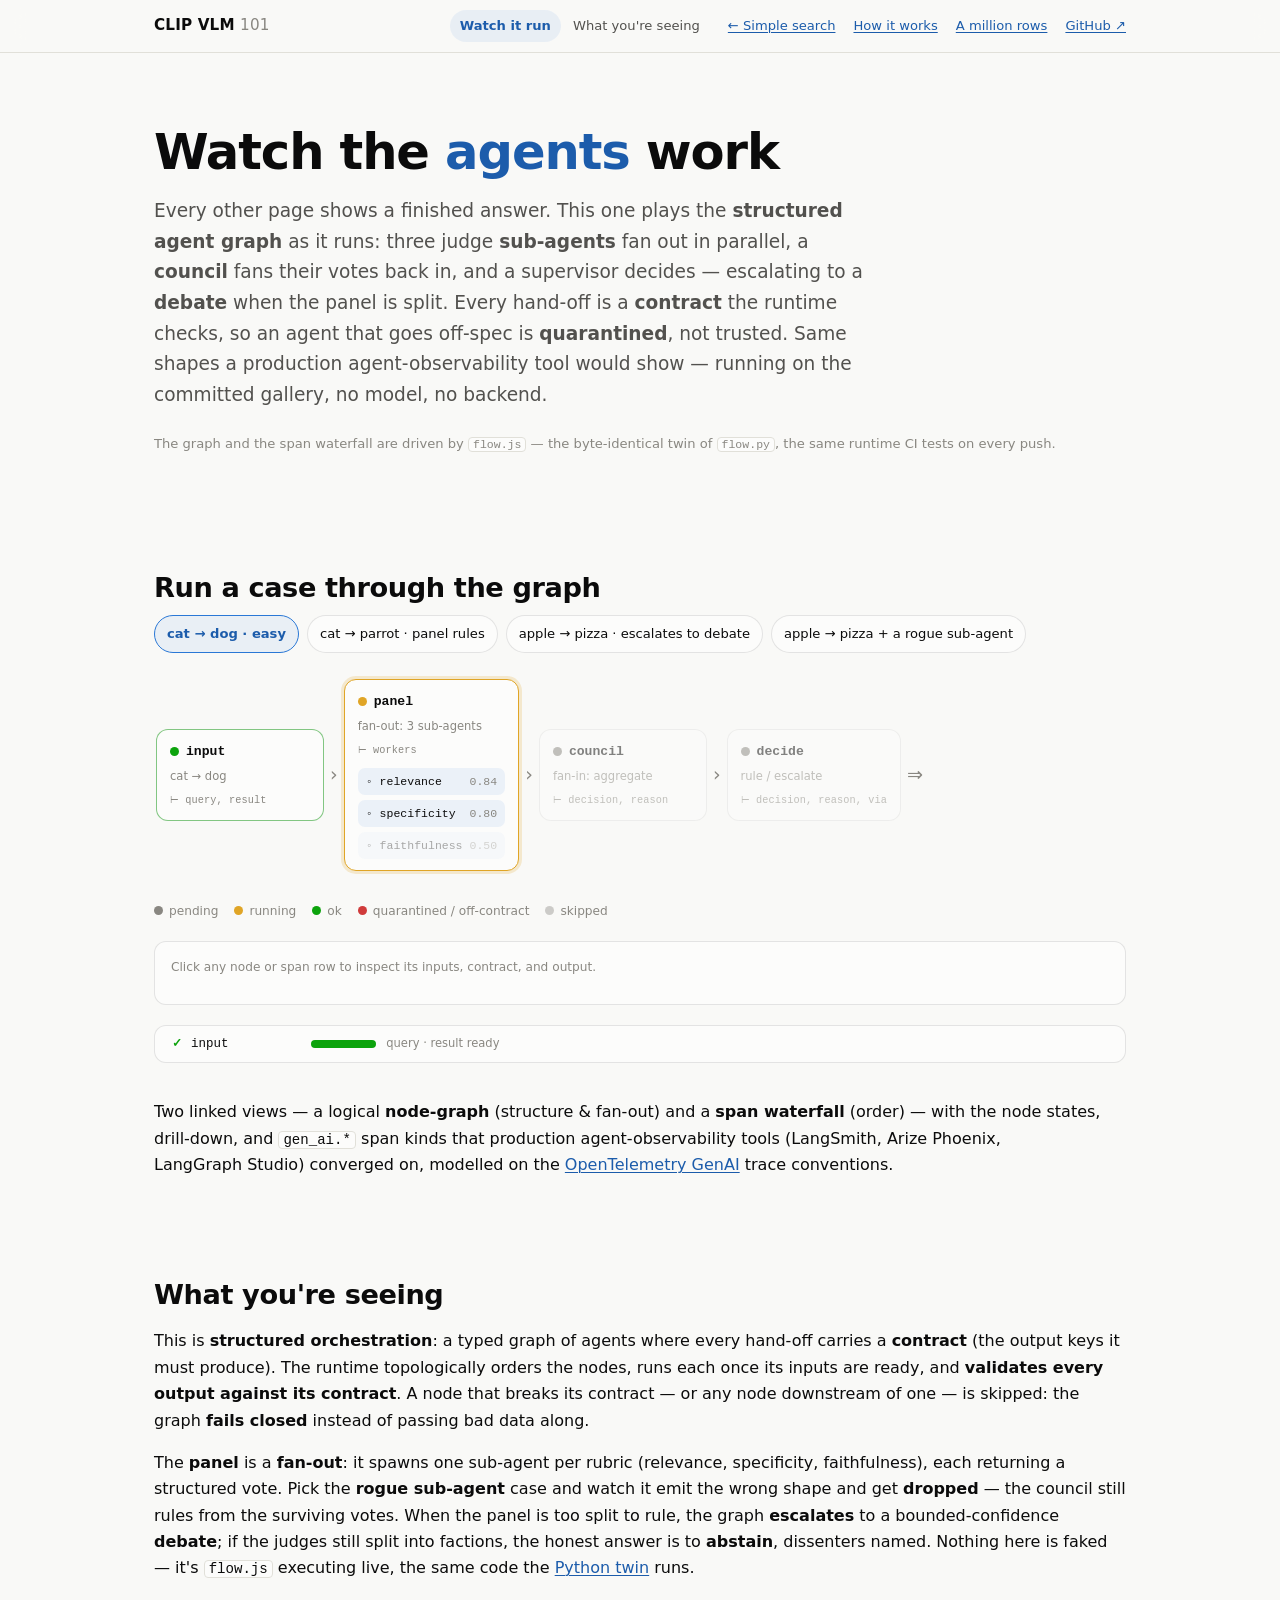
<file: docs/flow.html>
<!DOCTYPE html>
<html lang="en">
<head>
<meta charset="utf-8">
<meta name="viewport" content="width=device-width, initial-scale=1">
<title>CLIP VLM 101 — watch the agents work</title>
<meta name="description" content="A live, in-browser trace of one case flowing through a structured agent graph: parallel sub-agents fan out, a council fans in, contracts are checked, and a rogue agent is quarantined — animated as it runs, with a span waterfall.">
<meta property="og:type" content="website">
<meta property="og:title" content="CLIP VLM 101 — watch the agents work">
<meta property="og:description" content="A structured agent graph, traced live: fan-out sub-agents, contract gates, escalation, and graceful quarantine — the same shapes production agent-observability tools show.">
<meta property="og:url" content="https://sugeerth.github.io/clip-vlm-101/flow.html">
<meta property="og:image" content="https://sugeerth.github.io/clip-vlm-101/images/004_cat.jpg">
<meta name="twitter:card" content="summary">
<link rel="icon" href="data:image/svg+xml,<svg xmlns=%22http://www.w3.org/2000/svg%22 viewBox=%220 0 100 100%22><text y=%22.9em%22 font-size=%2290%22>🔍</text></svg>">
<link rel="preload" href="db.json" as="fetch" crossorigin>
<link rel="stylesheet" href="style.css">
<script>
  const saved = localStorage.getItem('theme');
  if (saved) document.documentElement.dataset.theme = saved;
</script>
<style>
  /* ---- the live agent-graph trace ---- */
  .fwrap { display: grid; gap: 20px; }
  .fcontrols { display: flex; flex-wrap: wrap; gap: 8px; align-items: center; }
  .fcase {
    font: inherit; font-size: 0.82rem; padding: 7px 12px; border-radius: 999px;
    border: 1px solid var(--border); background: var(--surface); color: var(--ink, inherit);
    cursor: pointer; transition: border-color .12s, background .12s;
  }
  .fcase:hover { border-color: var(--accent); }
  .fcase.on { background: var(--accent-wash); border-color: var(--accent); color: var(--accent-ink); font-weight: 600; }
  .frun {
    font: inherit; font-size: 0.82rem; font-weight: 600; padding: 7px 16px; border-radius: 999px;
    border: 1px solid var(--accent); background: var(--accent); color: #fff; cursor: pointer; margin-left: auto;
  }
  .frun:disabled { opacity: .5; cursor: default; }

  /* the graph: tiers left→right, fan-out shown as stacked sub-agent chips */
  .fgraph {
    display: flex; align-items: stretch; gap: 0; overflow-x: auto; padding: 6px 2px 10px;
    -webkit-overflow-scrolling: touch;
  }
  .ftier { display: flex; flex-direction: column; justify-content: center; gap: 8px; min-width: 168px; }
  .fedge { display: flex; align-items: center; color: var(--muted); font-size: 1.2rem; padding: 0 6px; flex: 0 0 auto; }
  .fnode {
    border: 1px solid var(--border); border-radius: 12px; background: var(--surface);
    padding: 11px 13px; position: relative; transition: border-color .2s, box-shadow .2s, opacity .2s;
  }
  .fnode .fname { font-family: var(--mono, ui-monospace, monospace); font-weight: 650; font-size: 0.82rem; display: flex; align-items: center; gap: 7px; }
  .fnode .fmeta { font-size: 0.72rem; color: var(--muted); margin-top: 4px; min-height: 1em; font-variant-numeric: tabular-nums; }
  .fdot { width: 9px; height: 9px; border-radius: 50%; background: var(--muted); flex: 0 0 auto; transition: background .2s; }

  .fnode { cursor: pointer; }
  .fnode.sel { box-shadow: 0 0 0 2px var(--accent); }
  .fnode.is-pending { opacity: .5; }
  /* amber "running" is the CI/Airflow convention users already read as in-flight */
  .fnode.is-running { border-color: #e0a526; box-shadow: 0 0 0 3px color-mix(in srgb, #e0a526 20%, transparent); }
  .fnode.is-running .fdot { background: #e0a526; animation: fpulse 1s ease-in-out infinite; }
  .fcontract { font-family: var(--mono, ui-monospace, monospace); font-size: 0.64rem; color: var(--muted); margin-top: 6px; letter-spacing: .01em; }
  .fnode.is-ok .fdot { background: var(--good); }
  .fnode.is-ok { border-color: color-mix(in srgb, var(--good) 45%, var(--border)); }
  .fnode.is-bad .fdot { background: var(--bad); }
  .fnode.is-bad { border-color: color-mix(in srgb, var(--bad) 55%, var(--border)); }
  .fnode.is-skip { opacity: .4; }
  .fnode.is-skip .fdot { background: var(--muted); }
  @keyframes fpulse { 0%,100% { transform: scale(1); opacity: 1 } 50% { transform: scale(1.5); opacity: .5 } }

  /* sub-agent chips inside the panel node */
  .fsubs { display: flex; flex-direction: column; gap: 5px; margin-top: 9px; }
  .fsub {
    display: flex; align-items: center; gap: 7px; font-family: var(--mono, ui-monospace, monospace);
    font-size: 0.72rem; padding: 4px 8px; border-radius: 7px; background: var(--accent-wash);
    opacity: .35; transition: opacity .2s, background .2s; color: var(--ink, inherit);
  }
  .fsub.in { opacity: 1; }
  .fsub .fsv { margin-left: auto; font-variant-numeric: tabular-nums; color: var(--muted); }
  .fsub.dropped { background: color-mix(in srgb, var(--bad) 14%, transparent); text-decoration: line-through; color: var(--muted); }
  .fsub.dropped .fsv { color: var(--bad); }

  /* the verdict pill */
  .fverdict { align-self: center; }
  .fpill {
    font-family: var(--mono, ui-monospace, monospace); font-weight: 650; font-size: 0.8rem;
    padding: 8px 14px; border-radius: 10px; border: 1px solid var(--border); background: var(--surface);
    opacity: 0; transition: opacity .3s; white-space: nowrap;
  }
  .fpill.show { opacity: 1; }
  .fpill.relevant { background: color-mix(in srgb, var(--good) 14%, transparent); border-color: var(--good); color: var(--good); }
  .fpill.abstain { background: color-mix(in srgb, var(--bad) 12%, transparent); border-color: var(--bad); color: var(--bad); }

  /* the span waterfall — one row per hop, appears as it resolves */
  .fwaterfall { border: 1px solid var(--border); border-radius: 12px; background: var(--surface); overflow: hidden; }
  .fwrow { display: grid; grid-template-columns: 132px 1fr; gap: 10px; align-items: center; padding: 8px 14px; border-top: 1px solid var(--hairline); font-size: 0.78rem; }
  .fwrow:first-child { border-top: none; }
  .fwrow .fwname { font-family: var(--mono, ui-monospace, monospace); display: flex; align-items: center; gap: 7px; }
  .fwbar { height: 8px; border-radius: 4px; background: var(--accent); transform-origin: left; animation: fgrow .32s ease-out; }
  .fwbar.ok { background: var(--good); } .fwbar.bad { background: var(--bad); } .fwbar.skip { background: var(--muted); opacity: .4; }
  .fwrow .fwtag { font-size: 0.72rem; color: var(--muted); }
  @keyframes fgrow { from { transform: scaleX(0) } to { transform: scaleX(1) } }
  .fmark { width: 15px; text-align: center; font-weight: 700; }
  .fmark.ok { color: var(--good); } .fmark.bad { color: var(--bad); } .fmark.skip { color: var(--muted); }

  /* drill-down: click any node or span → its structured detail (needs / contract / output) */
  .fdetails {
    border: 1px solid var(--border); border-radius: 12px; background: var(--surface);
    padding: 14px 16px; font-size: 0.8rem; min-height: 64px;
  }
  .fdetails .fdh { font-family: var(--mono, ui-monospace, monospace); font-weight: 650; display: flex; align-items: center; gap: 8px; flex-wrap: wrap; }
  .fdetails .fspan { font-size: 0.68rem; color: var(--muted); border: 1px solid var(--border); border-radius: 999px; padding: 2px 8px; }
  .fdetails .fdgrid { display: grid; grid-template-columns: 88px 1fr; gap: 4px 12px; margin-top: 10px; }
  .fdetails .fdk { color: var(--muted); font-size: 0.74rem; }
  .fdetails .fdv { font-family: var(--mono, ui-monospace, monospace); font-size: 0.74rem; word-break: break-word; }
  .fdetails .fdv .ok { color: var(--good); } .fdetails .fdv .bad { color: var(--bad); }
  .fdhint { color: var(--muted); font-size: 0.76rem; }

  .flegend { display: flex; flex-wrap: wrap; gap: 16px; font-size: 0.76rem; color: var(--muted); }
  .flegend span { display: inline-flex; align-items: center; gap: 6px; }
  .flegend i { width: 9px; height: 9px; border-radius: 50%; display: inline-block; }
  @media (prefers-reduced-motion: reduce) { .fnode, .fsub, .fpill, .fwbar, .fdot { animation: none !important; transition: none !important; } }
</style>
</head>
<body>

<header>
  <nav class="nav" aria-label="Sections">
    <a class="wordmark" href="./">CLIP&nbsp;VLM&nbsp;<span class="dim">101</span></a>
    <div class="nav-links">
      <a href="#live" class="here">Watch it run</a>
      <a href="#what">What you're seeing</a>
    </div>
    <a class="gh" href="./">← Simple search</a>
    <a class="gh" href="explore.html">How it works</a>
    <a class="gh" href="scale.html">A million rows</a>
    <a class="gh" href="https://github.com/sugeerth/clip-vlm-101">GitHub ↗</a>
  </nav>
</header>

<main id="top">

<div class="hero">
  <h1>Watch the <em>agents</em> work</h1>
  <p class="lede">
    Every other page shows a finished answer. This one plays the <b>structured agent
    graph</b> as it runs: three judge <b>sub-agents</b> fan out in parallel, a
    <b>council</b> fans their votes back in, and a supervisor decides — escalating to a
    <b>debate</b> when the panel is split. Every hand-off is a <b>contract</b> the runtime
    checks, so an agent that goes off-spec is <b>quarantined</b>, not trusted. Same shapes
    a production agent-observability tool would show — running on the committed gallery,
    no model, no backend.
  </p>
  <p class="fine">The graph and the span waterfall are driven by <code>flow.js</code> —
    the byte-identical twin of <code>flow.py</code>, the same runtime CI tests on every push.</p>
</div>

<section id="live">
  <h2>Run a case through the graph</h2>
  <div class="fwrap">
    <div class="fcontrols" id="fcases"><!-- case buttons injected --></div>
    <div class="fgraph" id="fgraph" aria-label="Agent graph"></div>
    <div class="flegend">
      <span><i style="background:var(--muted)"></i> pending</span>
      <span><i style="background:#e0a526"></i> running</span>
      <span><i style="background:var(--good)"></i> ok</span>
      <span><i style="background:var(--bad)"></i> quarantined / off-contract</span>
      <span><i style="background:var(--muted);opacity:.4"></i> skipped</span>
    </div>
    <div class="fdetails" id="fdetails"><span class="fdhint">Click any node or span row to inspect its inputs, contract, and output.</span></div>
    <div class="fwaterfall" id="fwaterfall" aria-label="Span waterfall"></div>
    <p class="fine">Two linked views — a logical <b>node-graph</b> (structure &amp; fan-out) and a <b>span waterfall</b>
      (order) — with the node states, drill-down, and <code>gen_ai.*</code> span kinds that production
      agent-observability tools (LangSmith, Arize&nbsp;Phoenix, LangGraph&nbsp;Studio) converged on, modelled on the
      <a href="https://opentelemetry.io/docs/specs/semconv/gen-ai/">OpenTelemetry GenAI</a> trace conventions.</p>
  </div>
</section>

<section id="what">
  <h2>What you're seeing</h2>
  <p>
    This is <b>structured orchestration</b>: a typed graph of agents where every hand-off
    carries a <b>contract</b> (the output keys it must produce). The runtime topologically
    orders the nodes, runs each once its inputs are ready, and <b>validates every output
    against its contract</b>. A node that breaks its contract — or any node downstream of
    one — is skipped: the graph <b>fails closed</b> instead of passing bad data along.
  </p>
  <p>
    The <b>panel</b> is a <b>fan-out</b>: it spawns one sub-agent per rubric
    (relevance, specificity, faithfulness), each returning a structured vote. Pick the
    <b>rogue sub-agent</b> case and watch it emit the wrong shape and get <b>dropped</b> —
    the council still rules from the surviving votes. When the panel is too split to rule,
    the graph <b>escalates</b> to a bounded-confidence <b>debate</b>; if the judges still
    split into factions, the honest answer is to <b>abstain</b>, dissenters named.
    Nothing here is faked — it's <code>flow.js</code> executing live, the same code the
    <a href="https://github.com/sugeerth/clip-vlm-101/blob/main/flow.py">Python twin</a> runs.
  </p>
</section>

</main>

<script type="module" src="./js/flowviz.js"></script>

</body>
</html>
</file>
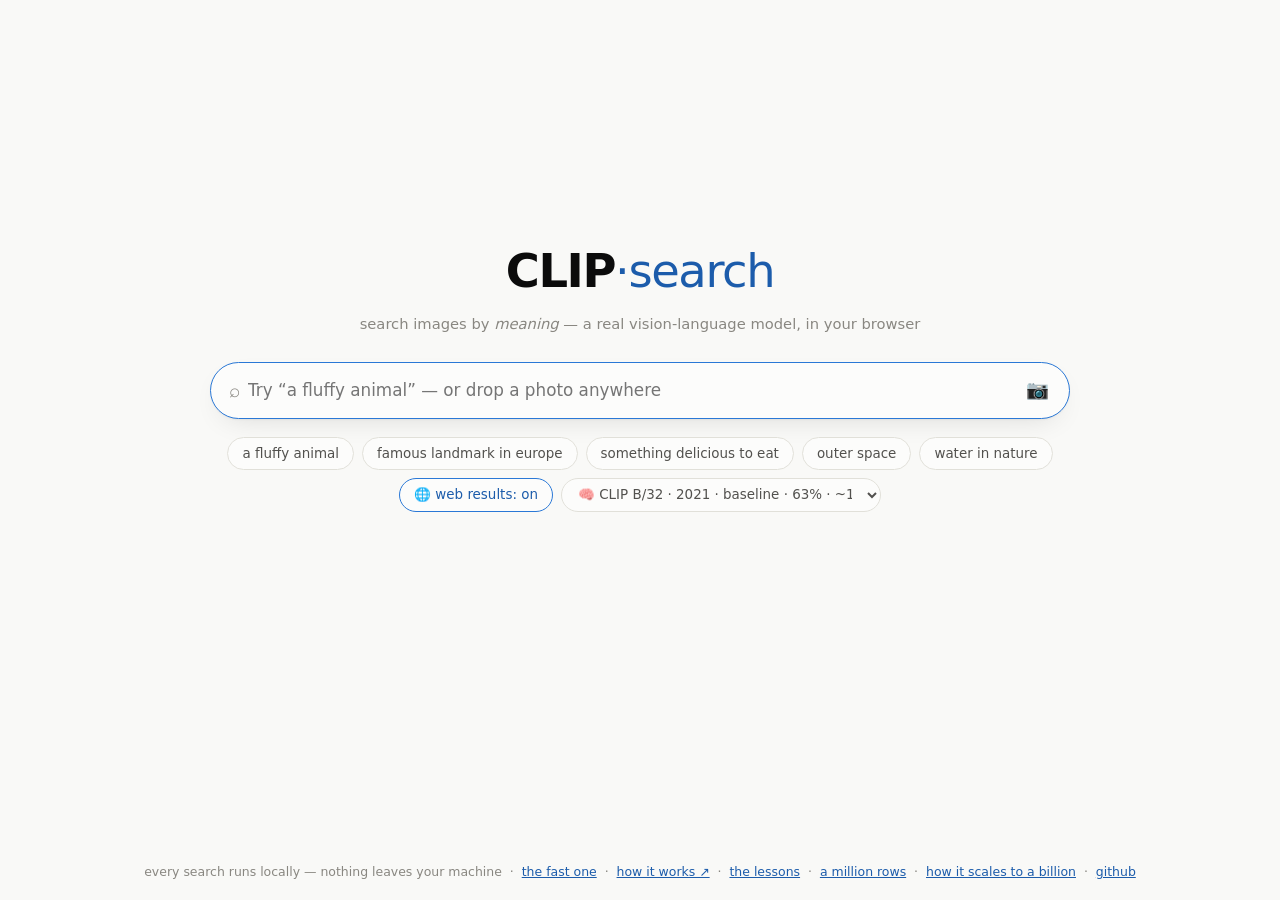
<file: docs/full.html>
<!DOCTYPE html>
<html lang="en">
<head>
<meta charset="utf-8">
<meta name="viewport" content="width=device-width, initial-scale=1">
<title>CLIP·search — the full demo</title>
<meta name="description" content="Type a sentence (or drop a photo) and CLIP ranks images by meaning — real inference, running entirely in your browser.">
<meta property="og:type" content="website">
<meta property="og:title" content="CLIP·search — search images by meaning">
<meta property="og:description" content="Type a sentence or drop a photo; a real vision-language model ranks the results — entirely in your browser.">
<meta property="og:url" content="https://sugeerth.github.io/clip-vlm-101/full.html">
<meta property="og:image" content="https://sugeerth.github.io/clip-vlm-101/images/004_cat.jpg">
<meta name="twitter:card" content="summary">
<link rel="icon" href="data:image/svg+xml,<svg xmlns=%22http://www.w3.org/2000/svg%22 viewBox=%220 0 100 100%22><text y=%22.9em%22 font-size=%2290%22>🔍</text></svg>">
<link rel="preload" href="db.json" as="fetch" crossorigin>
<link rel="stylesheet" href="simple.css">
<script>
  // Saved theme before first paint (shared with the explorable page).
  const saved = localStorage.getItem('theme');
  if (saved) document.documentElement.dataset.theme = saved;
  // Old deep links into the explorable (likes / pick / mode / t) now live
  // at explore.html — forward them. A bare ?q= stays here.
  const p = new URLSearchParams(location.search);
  if (['likes', 'pick', 'mode', 't'].some(k => p.has(k)))
    location.replace('explore.html' + location.search);
</script>
</head>
<body>

<main class="stage" id="stage">
  <h1 class="logo">CLIP<span>·search</span></h1>
  <p class="tag">search images by <em>meaning</em> — a real vision-language model, in your browser</p>

  <div class="pill" id="pill">
    <span class="mag" aria-hidden="true">⌕</span>
    <span class="img-chip hidden" id="imgChip">
      <img id="imgChipThumb" alt="your image query">
      <button id="imgChipClear" type="button" aria-label="Clear image query">✕</button>
    </span>
    <input id="q" type="search" placeholder="Try “a fluffy animal” — or drop a photo anywhere"
           autocomplete="off" autofocus aria-label="Search query">
    <button class="cam" id="cam" type="button" title="Search by image" aria-label="Search by image">📷</button>
    <input type="file" id="file" accept="image/*" class="hidden">
  </div>

  <div class="chips" id="chips"></div>

  <div class="bar-track hidden" id="barTrack"><div class="bar-fill" id="bar" style="width:0%"></div></div>
  <p class="status" id="status"></p>
  <details class="trace hidden" id="trace">
    <summary id="traceSummary"></summary>
    <div class="body" id="traceBody"></div>
  </details>

  <div class="rgrid" id="results" aria-live="polite"></div>
  <div class="learn hidden" id="learnPanel" aria-live="polite"></div>
  <div class="explain hidden" id="explain" aria-live="polite"></div>
  <div class="webhead hidden" id="webHead"></div>
  <div class="rgrid" id="webResults"></div>
  <p class="hint hidden" id="detailsHint">click any result to see <em>why</em> it matched — its
    tags, embeddings and scores, dissected in <a href="explore.html#lab">the Lab</a></p>
</main>

<footer>
  every search runs locally — nothing leaves your machine
  &nbsp;·&nbsp; <a href="./">the fast one</a>
  &nbsp;·&nbsp; <a href="explore.html">how it works ↗</a>
  &nbsp;·&nbsp; <a href="explore.html#lessons">the lessons</a>
  &nbsp;·&nbsp; <a href="scale.html">a million rows</a>
  &nbsp;·&nbsp; <a href="blog.html">how it scales to a billion</a>
  &nbsp;·&nbsp; <a href="https://github.com/sugeerth/clip-vlm-101">github</a>
</footer>

<script type="module" src="js/simple.js"></script>
</body>
</html>
</file>
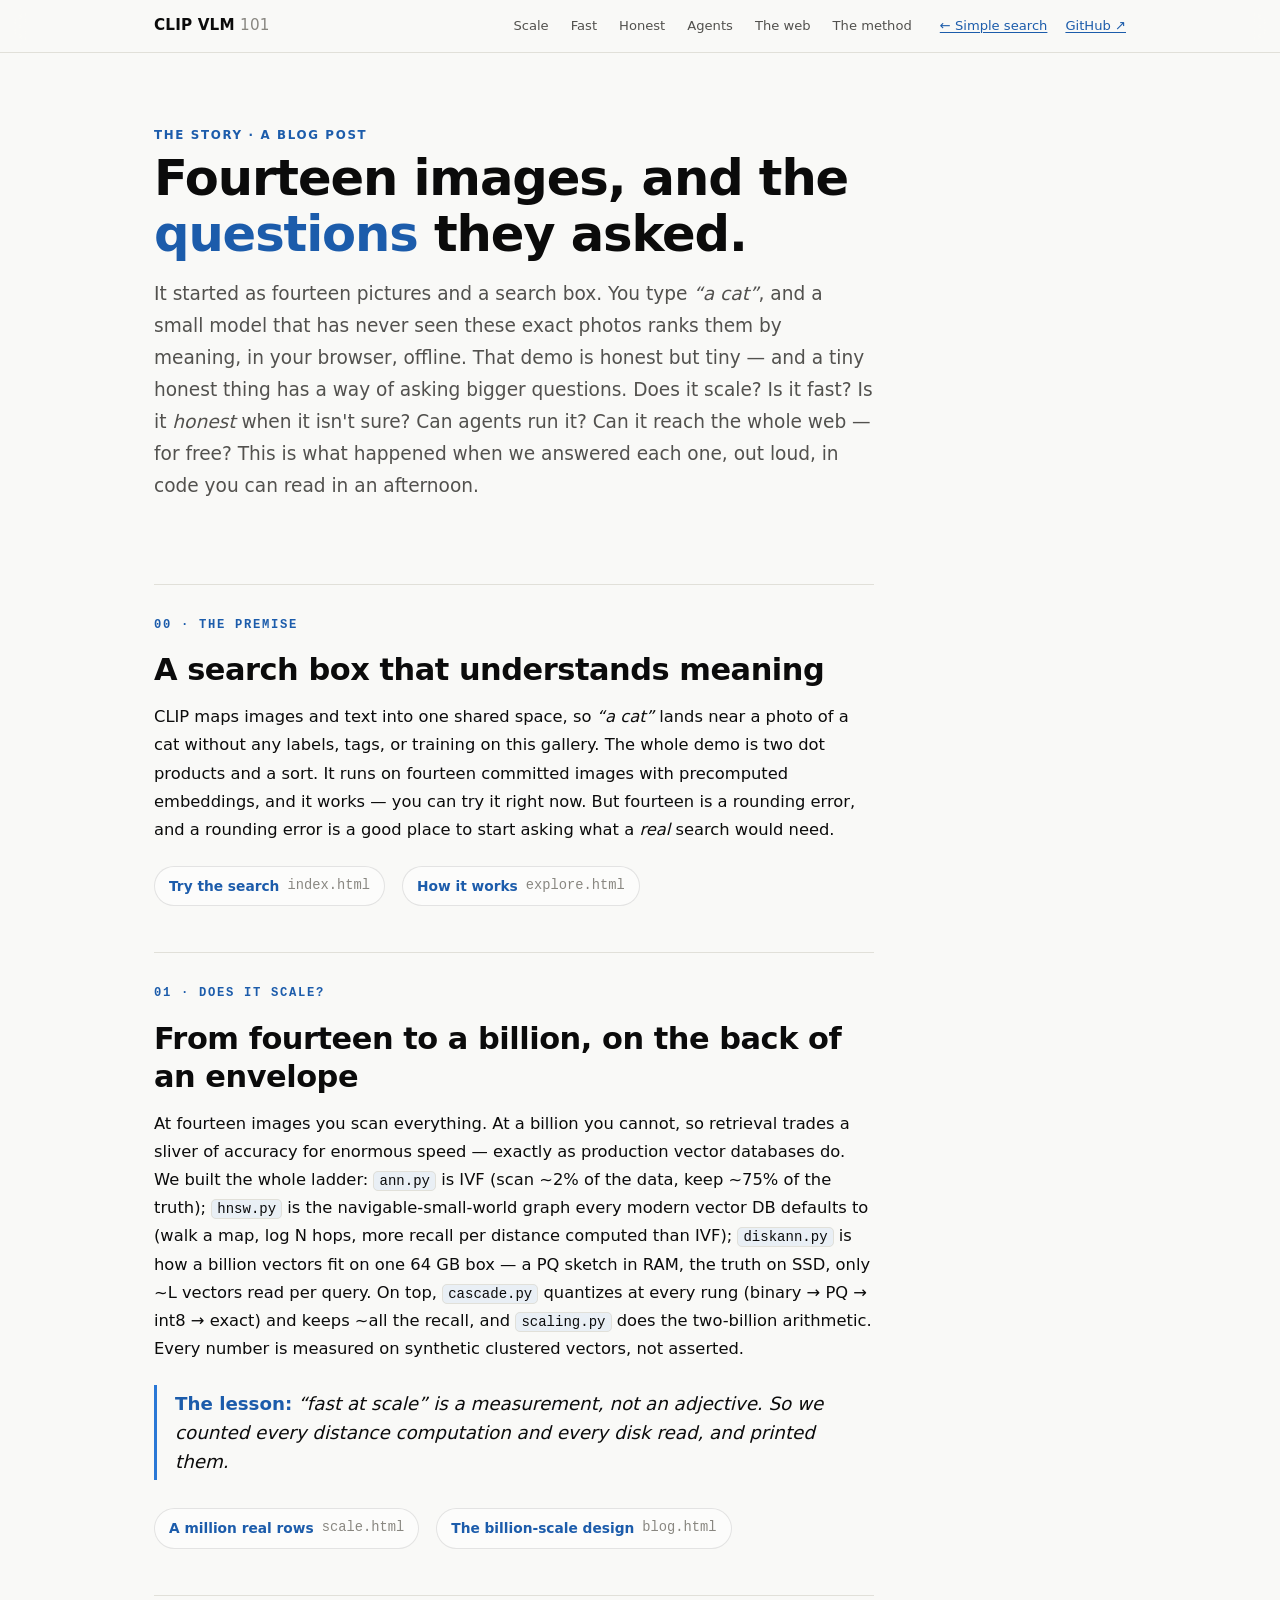
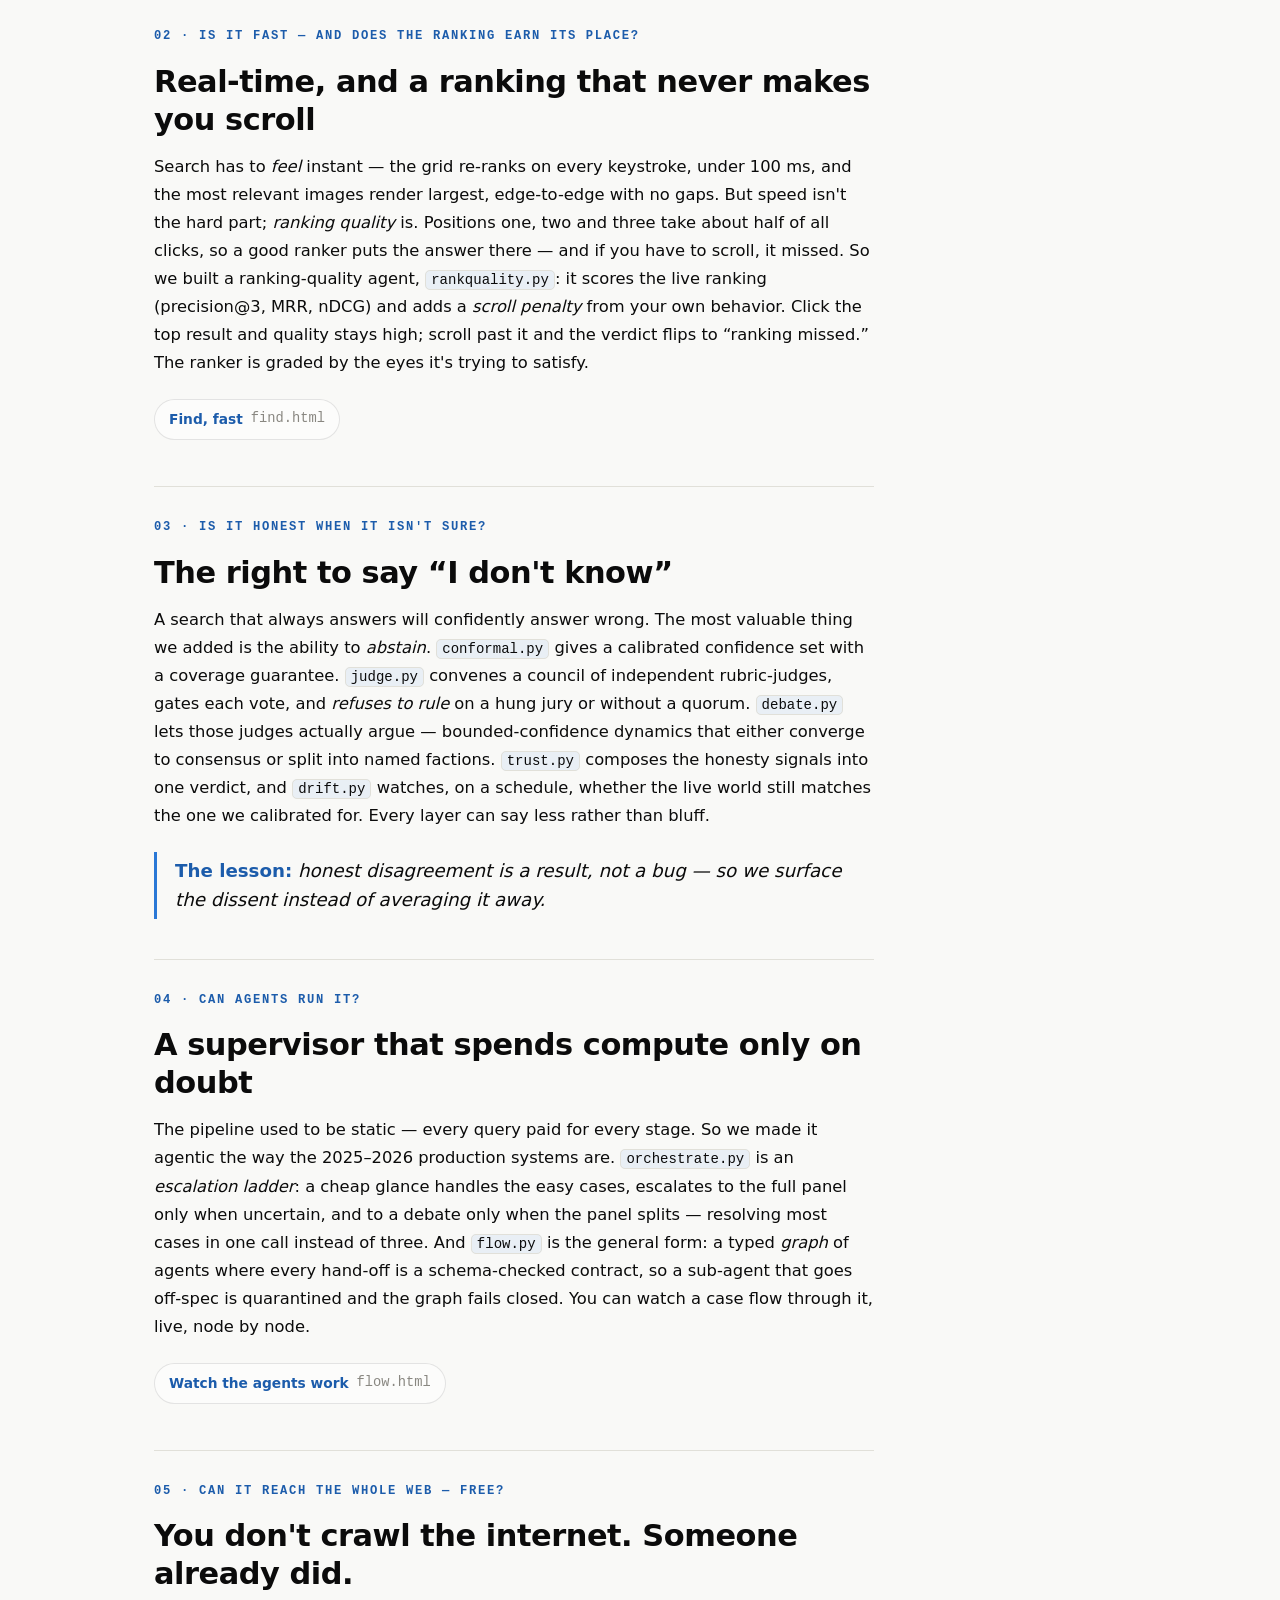
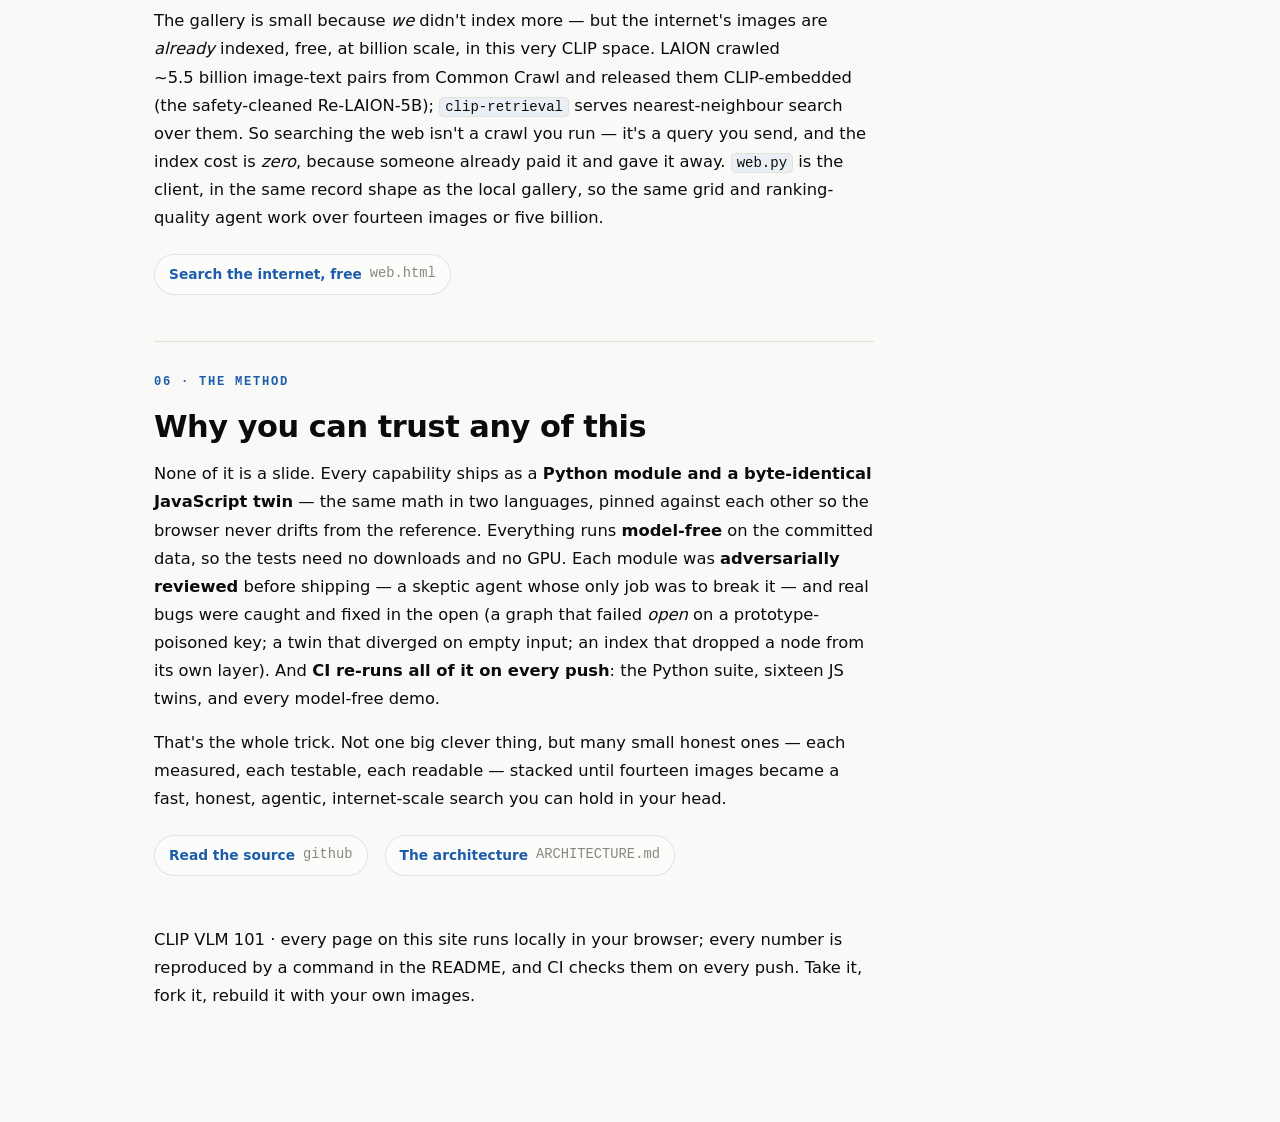
<file: docs/inside.html>
<!DOCTYPE html>
<html lang="en">
<head>
<meta charset="utf-8">
<meta name="viewport" content="width=device-width, initial-scale=1">
<title>CLIP VLM 101 — fourteen images, and the questions they asked</title>
<meta name="description" content="The story of turning a 14-image CLIP demo into a fast, honest, agentic, internet-scale image search — one small, tested, twinned module at a time. Does it scale? Is it fast? Is it honest? Can agents run it? Can it reach the whole web, free?">
<meta property="og:type" content="article">
<meta property="og:title" content="Fourteen images, and the questions they asked">
<meta property="og:description" content="A 14-image CLIP demo, and everything it takes to make image search fast, honest, agentic, and internet-scale — for free. The whole system, told as a story.">
<meta property="og:url" content="https://sugeerth.github.io/clip-vlm-101/inside.html">
<meta property="og:image" content="https://sugeerth.github.io/clip-vlm-101/images/004_cat.jpg">
<meta name="twitter:card" content="summary">
<link rel="icon" href="data:image/svg+xml,<svg xmlns=%22http://www.w3.org/2000/svg%22 viewBox=%220 0 100 100%22><text y=%22.9em%22 font-size=%2290%22>🔍</text></svg>">
<link rel="stylesheet" href="style.css">
<script>
  const saved = localStorage.getItem('theme');
  if (saved) document.documentElement.dataset.theme = saved;
</script>
<style>
  article { max-width: 720px; }
  .chapter { border-top: 1px solid var(--hairline); padding-top: 30px; margin-top: 40px; }
  .chapter .num { font-family: var(--mono, ui-monospace, monospace); font-size: 0.76rem; letter-spacing: .14em;
    text-transform: uppercase; color: var(--accent-ink); font-weight: 600; }
  .chapter h2 { font-size: clamp(1.35rem, 3.6vw, 1.9rem); letter-spacing: -.015em; margin: 8px 0 14px; }
  article p { font-size: 1.02rem; line-height: 1.72; margin: 0 0 16px; }
  article p code, li code { font-family: var(--mono, ui-monospace, monospace); font-size: 0.86em;
    background: var(--accent-wash); padding: 1px 5px; border-radius: 5px; }
  .runit { display: inline-flex; align-items: center; gap: 8px; margin: 6px 12px 6px 0; padding: 8px 14px;
    border: 1px solid var(--border); border-radius: 999px; background: var(--surface); font-size: 0.86rem;
    color: var(--accent-ink); text-decoration: none; font-weight: 600; }
  .runit:hover { border-color: var(--accent); background: var(--accent-wash); }
  .runit .k { font-family: var(--mono, ui-monospace, monospace); color: var(--muted); font-weight: 400; }
  .runits { margin: 12px 0 4px; }
  .pull { font-size: 1.14rem; line-height: 1.6; font-style: italic; color: var(--ink);
    border-left: 3px solid var(--accent); padding: 4px 0 4px 18px; margin: 22px 0; }
  .kicker { color: var(--accent-ink); font-weight: 650; font-style: normal; }
</style>
</head>
<body>

<header>
  <nav class="nav" aria-label="Sections">
    <a class="wordmark" href="./">CLIP&nbsp;VLM&nbsp;<span class="dim">101</span></a>
    <div class="nav-links">
      <a href="#scale">Scale</a>
      <a href="#fast">Fast</a>
      <a href="#honest">Honest</a>
      <a href="#agents">Agents</a>
      <a href="#web">The web</a>
      <a href="#method">The method</a>
    </div>
    <a class="gh" href="./">← Simple search</a>
    <a class="gh" href="https://github.com/sugeerth/clip-vlm-101">GitHub ↗</a>
  </nav>
</header>

<main id="top">

<article>
  <div class="hero">
    <p class="eyebrow">The story · a blog post</p>
    <h1>Fourteen images, and the <em>questions</em> they asked.</h1>
    <p class="lede">
      It started as fourteen pictures and a search box. You type <i>“a cat”</i>, and a small model
      that has never seen these exact photos ranks them by meaning, in your browser, offline. That
      demo is honest but tiny — and a tiny honest thing has a way of asking bigger questions. Does
      it scale? Is it fast? Is it <i>honest</i> when it isn't sure? Can agents run it? Can it reach
      the whole web — for free? This is what happened when we answered each one, out loud, in code
      you can read in an afternoon.
    </p>
  </div>

  <section class="chapter" id="premise">
    <p class="num">00 · the premise</p>
    <h2>A search box that understands meaning</h2>
    <p>
      CLIP maps images and text into one shared space, so <i>“a cat”</i> lands near a photo of a cat
      without any labels, tags, or training on this gallery. The whole demo is two dot products and a
      sort. It runs on fourteen committed images with precomputed embeddings, and it works — you can
      try it right now. But fourteen is a rounding error, and a rounding error is a good place to
      start asking what a <em>real</em> search would need.
    </p>
    <div class="runits">
      <a class="runit" href="./">Try the search <span class="k">index.html</span></a>
      <a class="runit" href="explore.html">How it works <span class="k">explore.html</span></a>
    </div>
  </section>

  <section class="chapter" id="scale">
    <p class="num">01 · does it scale?</p>
    <h2>From fourteen to a billion, on the back of an envelope</h2>
    <p>
      At fourteen images you scan everything. At a billion you cannot, so retrieval trades a sliver of
      accuracy for enormous speed — exactly as production vector databases do. We built the whole
      ladder: <code>ann.py</code> is IVF (scan ~2% of the data, keep ~75% of the truth); <code>hnsw.py</code>
      is the navigable-small-world graph every modern vector DB defaults to (walk a map, log&nbsp;N hops,
      more recall per distance computed than IVF); <code>diskann.py</code> is how a billion vectors fit
      on one 64&nbsp;GB box — a PQ sketch in RAM, the truth on SSD, only ~L vectors read per query. On top,
      <code>cascade.py</code> quantizes at every rung (binary → PQ → int8 → exact) and keeps ~all the
      recall, and <code>scaling.py</code> does the two-billion arithmetic. Every number is measured on
      synthetic clustered vectors, not asserted.
    </p>
    <p class="pull"><span class="kicker">The lesson:</span> “fast at scale” is a measurement, not an
      adjective. So we counted every distance computation and every disk read, and printed them.</p>
    <div class="runits">
      <a class="runit" href="scale.html">A million real rows <span class="k">scale.html</span></a>
      <a class="runit" href="blog.html">The billion-scale design <span class="k">blog.html</span></a>
    </div>
  </section>

  <section class="chapter" id="fast">
    <p class="num">02 · is it fast — and does the ranking earn its place?</p>
    <h2>Real-time, and a ranking that never makes you scroll</h2>
    <p>
      Search has to <em>feel</em> instant — the grid re-ranks on every keystroke, under 100&nbsp;ms, and the
      most relevant images render largest, edge-to-edge with no gaps. But speed isn't the hard part;
      <em>ranking quality</em> is. Positions one, two and three take about half of all clicks, so a good
      ranker puts the answer there — and if you have to scroll, it missed. So we built a ranking-quality
      agent, <code>rankquality.py</code>: it scores the live ranking (precision@3, MRR, nDCG) and adds a
      <em>scroll penalty</em> from your own behavior. Click the top result and quality stays high; scroll
      past it and the verdict flips to “ranking missed.” The ranker is graded by the eyes it's trying to
      satisfy.
    </p>
    <div class="runits">
      <a class="runit" href="find.html">Find, fast <span class="k">find.html</span></a>
    </div>
  </section>

  <section class="chapter" id="honest">
    <p class="num">03 · is it honest when it isn't sure?</p>
    <h2>The right to say “I don't know”</h2>
    <p>
      A search that always answers will confidently answer wrong. The most valuable thing we added is the
      ability to <em>abstain</em>. <code>conformal.py</code> gives a calibrated confidence set with a
      coverage guarantee. <code>judge.py</code> convenes a council of independent rubric-judges, gates
      each vote, and <em>refuses to rule</em> on a hung jury or without a quorum. <code>debate.py</code>
      lets those judges actually argue — bounded-confidence dynamics that either converge to consensus or
      split into named factions. <code>trust.py</code> composes the honesty signals into one verdict, and
      <code>drift.py</code> watches, on a schedule, whether the live world still matches the one we
      calibrated for. Every layer can say less rather than bluff.
    </p>
    <p class="pull"><span class="kicker">The lesson:</span> honest disagreement is a result, not a bug —
      so we surface the dissent instead of averaging it away.</p>
  </section>

  <section class="chapter" id="agents">
    <p class="num">04 · can agents run it?</p>
    <h2>A supervisor that spends compute only on doubt</h2>
    <p>
      The pipeline used to be static — every query paid for every stage. So we made it agentic the way
      the 2025–2026 production systems are. <code>orchestrate.py</code> is an <em>escalation ladder</em>:
      a cheap glance handles the easy cases, escalates to the full panel only when uncertain, and to a
      debate only when the panel splits — resolving most cases in one call instead of three. And
      <code>flow.py</code> is the general form: a typed <em>graph</em> of agents where every hand-off is a
      schema-checked contract, so a sub-agent that goes off-spec is quarantined and the graph fails
      closed. You can watch a case flow through it, live, node by node.
    </p>
    <div class="runits">
      <a class="runit" href="flow.html">Watch the agents work <span class="k">flow.html</span></a>
    </div>
  </section>

  <section class="chapter" id="web">
    <p class="num">05 · can it reach the whole web — free?</p>
    <h2>You don't crawl the internet. Someone already did.</h2>
    <p>
      The gallery is small because <em>we</em> didn't index more — but the internet's images are
      <em>already</em> indexed, free, at billion scale, in this very CLIP space. LAION crawled ~5.5&nbsp;billion
      image-text pairs from Common Crawl and released them CLIP-embedded (the safety-cleaned Re-LAION-5B);
      <code>clip-retrieval</code> serves nearest-neighbour search over them. So searching the web isn't a
      crawl you run — it's a query you send, and the index cost is <em>zero</em>, because someone already
      paid it and gave it away. <code>web.py</code> is the client, in the same record shape as the local
      gallery, so the same grid and ranking-quality agent work over fourteen images or five billion.
    </p>
    <div class="runits">
      <a class="runit" href="web.html">Search the internet, free <span class="k">web.html</span></a>
    </div>
  </section>

  <section class="chapter" id="method">
    <p class="num">06 · the method</p>
    <h2>Why you can trust any of this</h2>
    <p>
      None of it is a slide. Every capability ships as a <strong>Python module and a byte-identical
      JavaScript twin</strong> — the same math in two languages, pinned against each other so the browser
      never drifts from the reference. Everything runs <strong>model-free</strong> on the committed data,
      so the tests need no downloads and no GPU. Each module was <strong>adversarially reviewed</strong>
      before shipping — a skeptic agent whose only job was to break it — and real bugs were caught and
      fixed in the open (a graph that failed <em>open</em> on a prototype-poisoned key; a twin that
      diverged on empty input; an index that dropped a node from its own layer). And <strong>CI re-runs
      all of it on every push</strong>: the Python suite, sixteen JS twins, and every model-free demo.
    </p>
    <p>
      That's the whole trick. Not one big clever thing, but many small honest ones — each measured, each
      testable, each readable — stacked until fourteen images became a fast, honest, agentic,
      internet-scale search you can hold in your head.
    </p>
    <div class="runits">
      <a class="runit" href="https://github.com/sugeerth/clip-vlm-101">Read the source <span class="k">github</span></a>
      <a class="runit" href="https://github.com/sugeerth/clip-vlm-101/blob/main/ARCHITECTURE.md">The architecture <span class="k">ARCHITECTURE.md</span></a>
    </div>
  </section>

  <p class="fine" style="margin-top:44px">
    CLIP VLM 101 · every page on this site runs locally in your browser; every number is reproduced by a
    command in the README, and CI checks them on every push. Take it, fork it, rebuild it with your own images.
  </p>
</article>

</main>

</body>
</html>
</file>
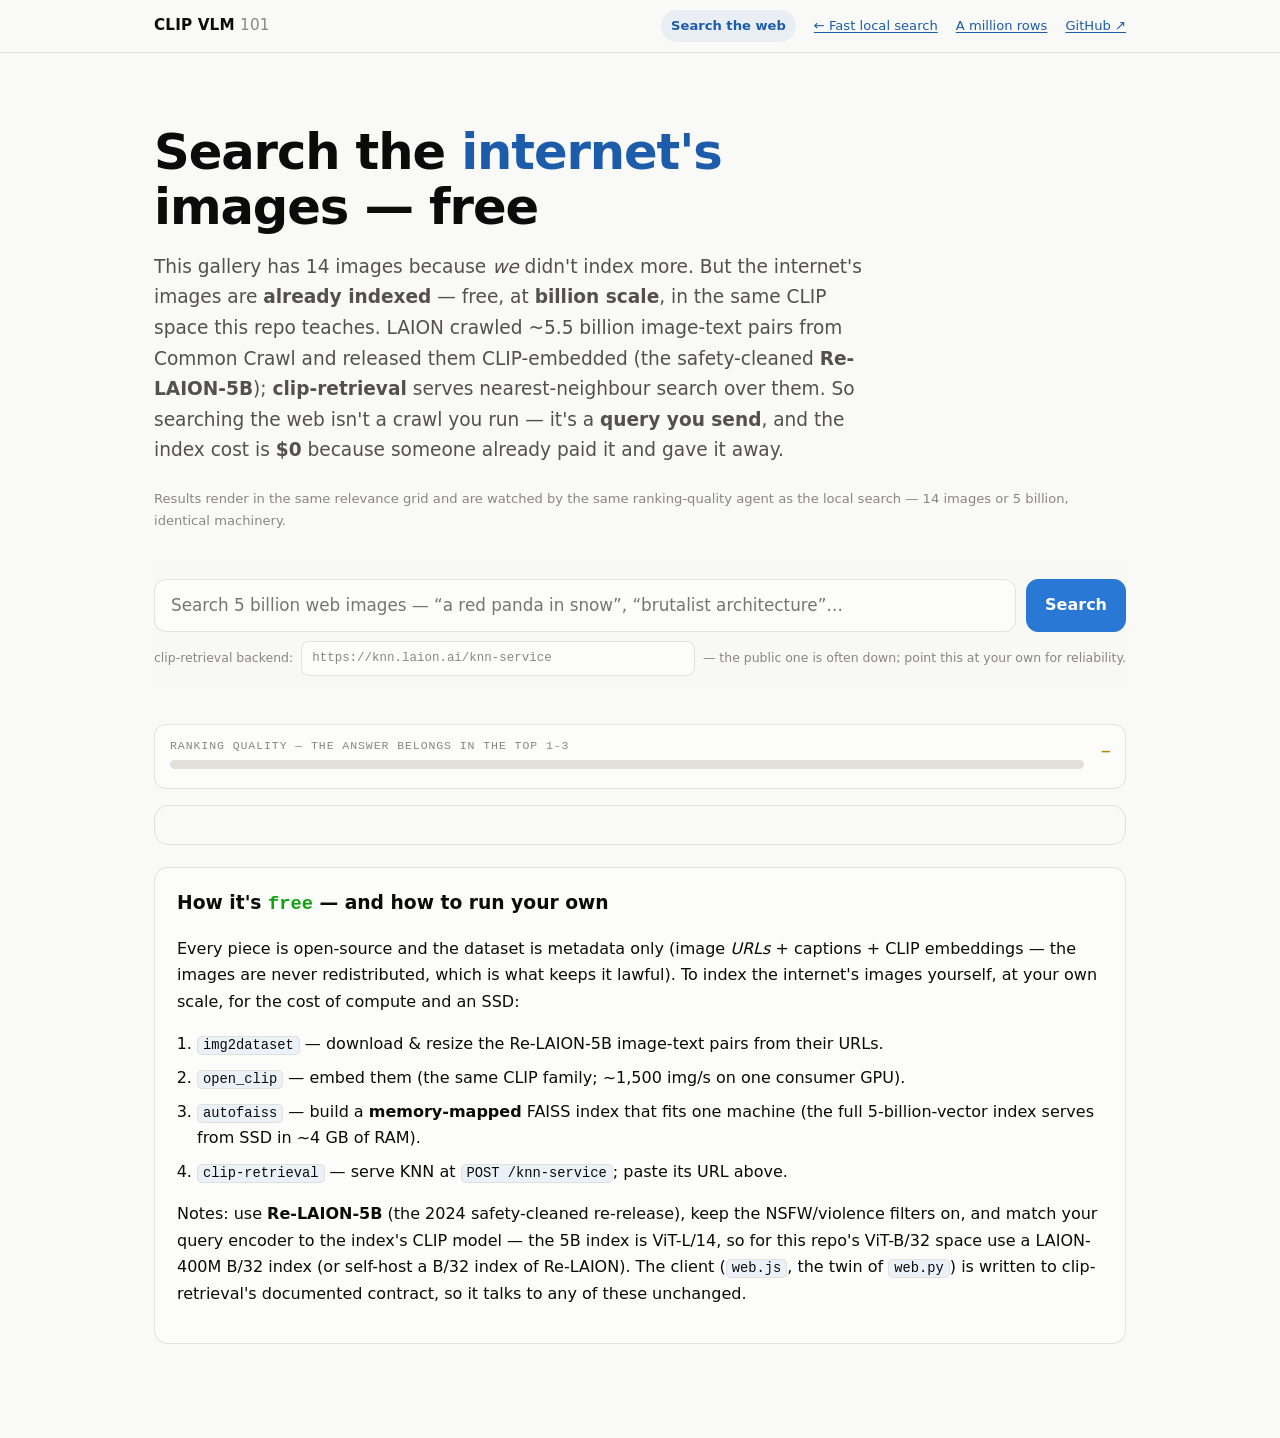
<file: docs/web.html>
<!DOCTYPE html>
<html lang="en">
<head>
<meta charset="utf-8">
<meta name="viewport" content="width=device-width, initial-scale=1">
<title>CLIP VLM 101 — search the internet, free</title>
<meta name="description" content="The internet's images are already CLIP-indexed for free at billion scale (Re-LAION-5B via clip-retrieval). This page queries that index in the same CLIP space, renders results in the relevance grid, and shows the $0 recipe to run your own.">
<meta property="og:type" content="website">
<meta property="og:title" content="CLIP VLM 101 — search the internet, free">
<meta property="og:description" content="Ride the free billion-scale CLIP index: search the internet's images with a query, not a crawler.">
<meta property="og:url" content="https://sugeerth.github.io/clip-vlm-101/web.html">
<meta property="og:image" content="https://sugeerth.github.io/clip-vlm-101/images/004_cat.jpg">
<meta name="twitter:card" content="summary">
<link rel="icon" href="data:image/svg+xml,<svg xmlns=%22http://www.w3.org/2000/svg%22 viewBox=%220 0 100 100%22><text y=%22.9em%22 font-size=%2290%22>🌐</text></svg>">
<link rel="stylesheet" href="style.css">
<script>
  const saved = localStorage.getItem('theme');
  if (saved) document.documentElement.dataset.theme = saved;
</script>
<style>
  .searchbar { position: sticky; top: 0; z-index: 20; background: color-mix(in srgb, var(--bg, #f7f7f5) 88%, transparent);
    backdrop-filter: blur(8px); padding: 14px 0 12px; margin-bottom: 6px; }
  .searchrow { display: flex; gap: 10px; align-items: center; }
  #q { flex: 1; font: inherit; font-size: 1.05rem; padding: 12px 16px; border-radius: 12px;
    border: 1px solid var(--border); background: var(--surface); color: inherit; outline: none; }
  #q:focus { border-color: var(--accent); box-shadow: 0 0 0 3px var(--accent-wash); }
  #go { font: inherit; font-weight: 600; padding: 12px 18px; border-radius: 12px; border: 1px solid var(--accent);
    background: var(--accent); color: #fff; cursor: pointer; }
  #go:disabled { opacity: .5; cursor: default; }
  .adv { display: flex; gap: 8px; align-items: center; margin-top: 9px; font-size: 0.78rem; color: var(--muted); flex-wrap: wrap; }
  #backend { flex: 1; min-width: 220px; font: inherit; font-size: 0.78rem; padding: 6px 10px; border-radius: 8px;
    border: 1px solid var(--border); background: var(--surface); color: inherit; font-family: var(--mono, monospace); }
  .status { font-size: 0.85rem; margin: 4px 2px 14px; min-height: 1.2em; }
  .status.err { color: var(--bad); }

  .rq { display: grid; grid-template-columns: 1fr auto; gap: 8px 18px; align-items: center;
    border: 1px solid var(--border); border-radius: 12px; background: var(--surface); padding: 11px 15px; margin: 6px 0 16px; }
  .rq .rql { font-family: var(--mono, monospace); font-size: 0.72rem; text-transform: uppercase; letter-spacing: .08em; color: var(--muted); }
  .rqbar { height: 9px; border-radius: 5px; background: var(--hairline); overflow: hidden; margin-top: 5px; }
  .rqbar > i { display: block; height: 100%; width: 0; border-radius: 5px; background: var(--good); transition: width .35s, background .35s; }
  .rqverdict { font-family: var(--mono, monospace); font-weight: 650; font-size: 0.86rem; white-space: nowrap; }
  .rqverdict.good { color: var(--good); } .rqverdict.bad { color: var(--bad); } .rqverdict.warn { color: #b8860b; }
  .rqmetrics { grid-column: 1 / -1; display: flex; flex-wrap: wrap; gap: 14px; font-family: var(--mono, monospace);
    font-size: 0.72rem; color: var(--muted); }
  .rqmetrics b { color: var(--ink, inherit); font-weight: 650; }

  .rgrid { display: grid; grid-template-columns: repeat(var(--cols, 6), 1fr); grid-auto-rows: var(--cell, 96px);
    grid-auto-flow: dense; gap: 0; border-radius: 14px; overflow: hidden; border: 1px solid var(--border); min-height: 40px; }
  .rtile { position: relative; overflow: hidden; cursor: pointer; background: var(--hairline);
    border: 0.5px solid color-mix(in srgb, var(--bg, #000) 60%, transparent); }
  .rtile img { width: 100%; height: 100%; object-fit: cover; display: block; transition: transform .5s ease; }
  .rtile:hover img, .rtile:focus img { transform: scale(1.06); }
  .rtile.hero { grid-column: span 3; grid-row: span 3; }
  .rtile.big { grid-column: span 2; grid-row: span 2; }
  .rrank { position: absolute; top: 6px; left: 6px; font-family: var(--mono, monospace); font-size: 0.64rem; font-weight: 700;
    background: rgba(0,0,0,.62); color: #fff; padding: 2px 6px; border-radius: 6px; }
  .rtile.top3 .rrank { background: var(--good); }
  .rcap { position: absolute; inset: auto 0 0 0; padding: 22px 10px 8px; color: #fff;
    background: linear-gradient(transparent, rgba(0,0,0,.82)); opacity: 0; transition: opacity .2s; font-size: 0.72rem; line-height: 1.3; }
  .rtile:hover .rcap, .rtile:focus .rcap { opacity: 1; }
  @media (max-width: 640px){ .rgrid { --cols: 4; --cell: 84px; } .rtile.hero { grid-column: span 2; grid-row: span 2; } }
  @media (prefers-reduced-motion: reduce){ .rtile img, .rqbar > i { transition: none !important; } }

  .recipe { border: 1px solid var(--border); border-radius: 14px; background: var(--surface); padding: 20px 22px; margin-top: 22px; }
  .recipe h3 { margin: 0 0 6px; }
  .recipe ol { margin: 10px 0 0; padding-left: 20px; }
  .recipe li { margin: 7px 0; }
  .recipe code { font-family: var(--mono, monospace); font-size: 0.86em; background: var(--accent-wash); padding: 1px 5px; border-radius: 5px; }
  .recipe .free { font-family: var(--mono, monospace); color: var(--good); font-weight: 650; }
</style>
</head>
<body>

<header>
  <nav class="nav" aria-label="Sections">
    <a class="wordmark" href="./">CLIP&nbsp;VLM&nbsp;<span class="dim">101</span></a>
    <div class="nav-links"><a href="#top" class="here">Search the web</a></div>
    <a class="gh" href="find.html">← Fast local search</a>
    <a class="gh" href="scale.html">A million rows</a>
    <a class="gh" href="https://github.com/sugeerth/clip-vlm-101">GitHub ↗</a>
  </nav>
</header>

<main id="top">

<div class="hero">
  <h1>Search the <em>internet's</em> images — free</h1>
  <p class="lede">
    This gallery has 14 images because <i>we</i> didn't index more. But the internet's
    images are <b>already indexed</b> — free, at <b>billion scale</b>, in the same CLIP
    space this repo teaches. LAION crawled ~5.5&nbsp;billion image-text pairs from Common
    Crawl and released them CLIP-embedded (the safety-cleaned <b>Re-LAION-5B</b>);
    <b>clip-retrieval</b> serves nearest-neighbour search over them. So searching the web
    isn't a crawl you run — it's a <b>query you send</b>, and the index cost is
    <b>$0</b> because someone already paid it and gave it away.
  </p>
  <p class="fine">Results render in the same relevance grid and are watched by the same
    ranking-quality agent as the local search — 14 images or 5 billion, identical machinery.</p>
</div>

<div class="searchbar">
  <div class="searchrow">
    <input id="q" type="search" autocomplete="off" placeholder="Search 5 billion web images — “a red panda in snow”, “brutalist architecture”…" aria-label="Search the web">
    <button id="go">Search</button>
  </div>
  <div class="adv">
    <label for="backend">clip-retrieval backend:</label>
    <input id="backend" spellcheck="false" aria-label="KNN backend URL">
    <span>— the public one is often down; point this at your own for reliability.</span>
  </div>
</div>

<div class="status" id="status"></div>

<div class="rq" id="rq" aria-live="polite" hidden>
  <div>
    <div class="rql">ranking quality — the answer belongs in the top 1-3</div>
    <div class="rqbar"><i id="rqfill"></i></div>
  </div>
  <div class="rqverdict warn" id="rqverdict">—</div>
  <div class="rqmetrics" id="rqmetrics"></div>
</div>

<div class="rgrid" id="grid" aria-label="Results" hidden></div>

<section class="recipe">
  <h3>How it's <span class="free">free</span> — and how to run your own</h3>
  <p>Every piece is open-source and the dataset is metadata only (image <em>URLs</em> + captions +
    CLIP embeddings — the images are never redistributed, which is what keeps it lawful). To index
    the internet's images yourself, at your own scale, for the cost of compute and an SSD:</p>
  <ol>
    <li><code>img2dataset</code> — download &amp; resize the Re-LAION-5B image-text pairs from their URLs.</li>
    <li><code>open_clip</code> — embed them (the same CLIP family; ~1,500 img/s on one consumer GPU).</li>
    <li><code>autofaiss</code> — build a <b>memory-mapped</b> FAISS index that fits one machine (the full
      5-billion-vector index serves from SSD in ~4&nbsp;GB of RAM).</li>
    <li><code>clip-retrieval</code> — serve KNN at <code>POST /knn-service</code>; paste its URL above.</li>
  </ol>
  <p class="fine">Notes: use <b>Re-LAION-5B</b> (the 2024 safety-cleaned re-release), keep the NSFW/violence
    filters on, and match your query encoder to the index's CLIP model — the 5B index is ViT-L/14, so
    for this repo's ViT-B/32 space use a LAION-400M B/32 index (or self-host a B/32 index of Re-LAION).
    The client (<code>web.js</code>, the twin of <code>web.py</code>) is written to clip-retrieval's
    documented contract, so it talks to any of these unchanged.</p>
</section>

</main>

<script type="module">
import { search, reachError, DEFAULT_BACKEND, DEFAULT_INDEX } from './js/web.js';
import { rankingQuality, FREE } from './js/rankquality.js';

const $ = id => document.getElementById(id);
const q = $('q'), go = $('go'), backend = $('backend'), status = $('status');
const grid = $('grid'), rq = $('rq'), rqFill = $('rqfill'), rqVerdict = $('rqverdict'), rqMetrics = $('rqmetrics');
backend.value = DEFAULT_BACKEND;
let engagedRank = null, results = [];

async function run() {
  const query = q.value.trim();
  if (!query) return;
  go.disabled = true; status.className = 'status'; status.textContent = `searching ~5 billion images for “${query}”…`;
  grid.hidden = true; rq.hidden = true; engagedRank = null;
  try {
    results = await search(query, { n: 24, backend: backend.value.trim() || DEFAULT_BACKEND, index: DEFAULT_INDEX });
    if (!results.length) { status.textContent = 'no results (the backend responded, but empty).'; go.disabled = false; return; }
    status.textContent = `${results.length} of ~5,000,000,000 images, ranked by CLIP similarity.`;
    renderGrid(); updateQuality(); grid.hidden = false; rq.hidden = false;
  } catch (e) {
    status.className = 'status err';
    status.innerHTML = `couldn't reach the index: ${reachError(e)} <br>The client works — see the recipe below to point it at a live backend.`;
  }
  go.disabled = false;
}

function renderGrid() {
  grid.replaceChildren();
  const max = results[0]?.similarity || 1;
  results.forEach((r, i) => {
    const rank = i + 1, gain = Math.min(1, r.similarity / (max || 1));
    const size = rank === 1 ? 'hero' : rank <= FREE ? 'big' : '';
    const top3 = rank <= FREE ? ' top3' : '';
    const a = document.createElement('a');
    a.className = `rtile ${size}${top3}`; a.href = r.url; a.target = '_blank'; a.rel = 'noopener'; a.dataset.rank = rank;
    a.innerHTML = `<img src="${r.url}" alt="${(r.caption || 'result').slice(0, 120)}" loading="lazy" referrerpolicy="no-referrer">`
      + `<span class="rrank">#${rank}</span><span class="rcap">${(r.caption || '').slice(0, 140)}</span>`;
    a.addEventListener('click', () => { engagedRank = rank; updateQuality(); });
    grid.append(a);
  });
}

function updateQuality() {
  const max = results[0]?.similarity || 1;
  const gains = results.map(r => Math.min(1, r.similarity / (max || 1)));
  const relevant = gains.map(g => g >= 0.5);
  const rqr = rankingQuality(gains, relevant, engagedRank ?? 1);
  rqFill.style.width = `${Math.round(rqr.quality * 100)}%`;
  rqFill.style.background = rqr.quality >= 0.66 ? 'var(--good)' : rqr.quality >= 0.33 ? '#b8860b' : 'var(--bad)';
  let cls = 'warn', text;
  if (engagedRank !== null) { cls = engagedRank <= FREE ? 'good' : 'bad'; text = engagedRank <= FREE ? `opened #${engagedRank} · top-3 ✓` : `opened #${engagedRank} · you scrolled`; }
  else { const rel3 = relevant.slice(0, FREE).filter(Boolean).length; cls = rel3 ? 'good' : 'warn'; text = rel3 ? `${rel3} strong in the top 3` : 'nothing strong up top'; }
  rqVerdict.className = `rqverdict ${cls}`; rqVerdict.textContent = text;
  rqMetrics.innerHTML = `P@3 <b>${rqr.precision_at_3.toFixed(2)}</b>&nbsp;&nbsp;MRR <b>${rqr.mrr.toFixed(2)}</b>`
    + `&nbsp;&nbsp;nDCG@5 <b>${rqr.ndcg.toFixed(2)}</b>&nbsp;&nbsp;quality <b>${rqr.quality.toFixed(2)}</b>`;
}

go.addEventListener('click', run);
q.addEventListener('keydown', e => { if (e.key === 'Enter') run(); });
</script>

</body>
</html>
</file>
<file: docs/simple.css>
/* CLIP·search — the simple page. One box, results, nothing else.
   Same design tokens as the explorable (style.css); duplicated here so this
   page ships one small stylesheet and zero unused rules. */

:root {
  --page: #f9f9f7; --surface: #fcfcfb; --ink: #0b0b0b; --ink-2: #52514e;
  --muted: #898781; --hairline: #e1e0d9; --border: rgba(11, 11, 11, 0.10);
  --accent: #2a78d6; --accent-ink: #1c5cab;
  --shadow: 0 1px 2px rgba(11, 11, 11, 0.04), 0 10px 30px -14px rgba(11, 11, 11, 0.16);
}
@media (prefers-color-scheme: dark) {
  :root:not([data-theme="light"]) {
    --page: #0d0d0d; --surface: #1a1a19; --ink: #ffffff; --ink-2: #c3c2b7;
    --muted: #898781; --hairline: #2c2c2a; --border: rgba(255, 255, 255, 0.10);
    --accent: #3987e5; --accent-ink: #86b6ef;
    --shadow: 0 1px 2px rgba(0, 0, 0, 0.4), 0 10px 30px -14px rgba(0, 0, 0, 0.6);
  }
}
:root[data-theme="dark"] {
  --page: #0d0d0d; --surface: #1a1a19; --ink: #ffffff; --ink-2: #c3c2b7;
  --muted: #898781; --hairline: #2c2c2a; --border: rgba(255, 255, 255, 0.10);
  --accent: #3987e5; --accent-ink: #86b6ef;
  --shadow: 0 1px 2px rgba(0, 0, 0, 0.4), 0 10px 30px -14px rgba(0, 0, 0, 0.6);
}

* { box-sizing: border-box; }
html, body { height: 100%; }
body {
  margin: 0; background: var(--page); color: var(--ink);
  font: 16px/1.6 system-ui, -apple-system, "Segoe UI", sans-serif;
  -webkit-font-smoothing: antialiased;
  display: flex; flex-direction: column;
}
a { color: var(--accent-ink); }
:focus-visible { outline: 2px solid var(--accent); outline-offset: 2px; border-radius: 4px; }

/* the stage starts vertically centered (Google home) and docks to the top
   once there are results (Google results) — one class flip, one transition */
.stage {
  flex: 1; width: min(860px, 100% - 40px); margin: 0 auto;
  display: flex; flex-direction: column; align-items: center;
  padding-top: 26vh; transition: padding-top 420ms cubic-bezier(.2, .7, .2, 1);
}
body.searched .stage { padding-top: 42px; }
@media (prefers-reduced-motion: reduce) {
  *, *::before, *::after { animation: none !important; transition: none !important; }
}

.logo { font-size: clamp(2rem, 6vw, 2.9rem); letter-spacing: -0.03em; margin: 0 0 4px; font-weight: 750; }
.logo span { color: var(--accent-ink); font-weight: 500; }
.tag { margin: 0 0 26px; color: var(--muted); font-size: 0.92rem; text-align: center; }
body.searched .tag { display: none; }

/* the search pill */
.pill {
  display: flex; align-items: center; gap: 8px; width: 100%;
  background: var(--surface); border: 1px solid var(--hairline); border-radius: 999px;
  padding: 8px 10px 8px 18px; box-shadow: var(--shadow);
  transition: border-color 150ms ease;
}
.pill:focus-within { border-color: var(--accent); }
.pill .mag { color: var(--muted); font-size: 1.2rem; line-height: 1; }
.pill input[type="search"] {
  flex: 1; min-width: 0; border: none; background: none; color: var(--ink);
  font: inherit; font-size: 1.05rem; padding: 6px 0; outline: none;
}
.pill input::-webkit-search-cancel-button { -webkit-appearance: none; }
.pill .cam {
  border: none; background: none; font-size: 1.15rem; cursor: pointer;
  padding: 6px 10px; border-radius: 999px; line-height: 1;
}
.pill .cam:hover { background: var(--page); }

/* the image-query chip inside the pill */
.img-chip { display: inline-flex; align-items: center; gap: 4px; flex: 0 0 auto; }
.img-chip img { width: 40px; height: 30px; object-fit: cover; border-radius: 8px; display: block; }
.img-chip button {
  border: none; background: none; color: var(--muted); cursor: pointer;
  font-size: 0.8rem; padding: 2px 4px;
}
.img-chip button:hover { color: var(--ink); }

/* example chips */
.chips { display: flex; flex-wrap: wrap; gap: 8px; justify-content: center; margin: 18px 0 0; }
.chips button {
  font: inherit; font-size: 0.84rem; color: var(--ink-2); cursor: pointer;
  background: var(--surface); border: 1px solid var(--hairline); border-radius: 999px;
  padding: 5px 14px;
}
.chips button:hover { border-color: var(--accent); color: var(--accent-ink); }
body.searched .chips { margin: 12px 0 0; }

/* the brain picker: a select dressed as a chip */
.chips select.brain {
  font: inherit; font-size: 0.84rem; color: var(--ink-2); cursor: pointer;
  background: var(--surface); border: 1px solid var(--hairline); border-radius: 999px;
  padding: 5px 12px; max-width: 320px;
}
.chips select.brain:hover, .chips select.brain:focus { border-color: var(--accent); color: var(--accent-ink); }

/* model-download progress + status */
.bar-track { width: min(420px, 100%); height: 5px; background: var(--hairline); border-radius: 3px; overflow: hidden; margin: 18px 0 0; }
.bar-fill { height: 100%; background: var(--accent); }
.status { min-height: 1.3em; margin: 10px 0 0; font-size: 0.84rem; color: var(--muted); text-align: center; }

/* hermes trace — one muted line, the full reasoning one tap away */
.trace { margin: 8px 0 0; max-width: 560px; width: 100%; }
.trace summary {
  cursor: pointer; list-style: none; text-align: center;
  font-size: 0.8rem; color: var(--muted); user-select: none;
}
.trace summary::before { content: '🪽 '; }
.trace summary:hover { color: var(--accent-ink); }
.trace summary::-webkit-details-marker { display: none; }
.trace .body {
  margin: 8px auto 0; width: fit-content; max-width: 100%;
  font: 0.76rem/1.8 ui-monospace, SFMono-Regular, Menlo, monospace;
  color: var(--muted); text-align: left;
}
.trace .round.ok { color: var(--accent-ink); }

/* results — just images, best first */
.rgrid {
  width: 100%; margin: 26px 0 40px;
  display: grid; grid-template-columns: repeat(auto-fill, minmax(190px, 1fr)); gap: 16px;
}
.rgrid figure {
  margin: 0; border-radius: 14px; overflow: hidden; background: var(--surface);
  border: 1px solid var(--border); box-shadow: var(--shadow);
  opacity: 0; animation: rise 360ms ease forwards;
}
@keyframes rise { from { opacity: 0; transform: translateY(10px); } to { opacity: 1; transform: none; } }
.rgrid img { width: 100%; aspect-ratio: 4 / 3; object-fit: cover; display: block; }
.rgrid figcaption { padding: 7px 11px 9px; font-size: 0.78rem; color: var(--ink-2); }
.rgrid figure:first-child figcaption::after {
  content: "best match"; float: right; color: var(--accent-ink); font-weight: 600; font-size: 0.72rem;
}

/* 👍/👎 feedback on each result — trains the on-device ranker live */
.rgrid figure { position: relative; }
.rgrid .fb { position: absolute; top: 8px; right: 8px; display: flex; gap: 4px; opacity: 0; transition: opacity 140ms ease; }
.rgrid figure:hover .fb, .rgrid figure:focus-within .fb { opacity: 1; }
.rgrid .fb button {
  border: none; border-radius: 999px; width: 26px; height: 26px; cursor: pointer;
  font-size: 0.82rem; line-height: 1; background: var(--surface); box-shadow: var(--shadow);
}
.rgrid .fb button.on { background: var(--accent); }
.rgrid .fb button:hover { transform: scale(1.12); }

/* the personalization panel: learned weights + conformal confidence */
.learn {
  width: 100%; max-width: 640px; margin: 18px auto 0; padding: 11px 16px;
  background: var(--surface); border: 1px solid var(--border); border-radius: 12px;
  box-shadow: var(--shadow); font-size: 0.82rem; color: var(--ink-2);
}
.learn .row { display: flex; align-items: center; gap: 8px; flex-wrap: wrap; }
.learn b { color: var(--ink); font-weight: 600; }
.learn .bars { display: flex; gap: 10px; flex-wrap: wrap; margin-top: 7px; }
.learn .feat { display: flex; align-items: center; gap: 5px; font-size: 0.76rem; }
.learn .feat i { display: inline-block; height: 6px; border-radius: 3px; background: var(--accent); min-width: 2px; }
.learn .conf { margin-top: 8px; font-size: 0.78rem; }
.learn .conf.abstain { color: var(--bad); }
.learn .reset {
  font: inherit; font-size: 0.74rem; color: var(--accent-ink); cursor: pointer;
  background: none; border: 1px solid var(--hairline); border-radius: 999px; padding: 2px 10px; margin-left: auto;
}
.learn .reset:hover { border-color: var(--accent); }

/* the grounded explanation: why these matched, gated against hallucination */
.explain {
  width: 100%; max-width: 640px; margin: 22px auto 0; padding: 12px 16px;
  background: var(--surface); border: 1px solid var(--border); border-radius: 12px;
  box-shadow: var(--shadow); font-size: 0.9rem; line-height: 1.5;
}
.explain .why { color: var(--ink); }
.explain .why b { font-weight: 600; }
.explain .row2 { display: flex; align-items: center; gap: 10px; margin-top: 8px; flex-wrap: wrap; }
.explain .llm-btn {
  font: inherit; font-size: 0.78rem; color: var(--accent-ink); cursor: pointer;
  background: none; border: 1px solid var(--hairline); border-radius: 999px; padding: 3px 11px;
}
.explain .llm-btn:hover { border-color: var(--accent); }
.explain .llm-btn:disabled { opacity: 0.5; cursor: default; }
.explain .gate { font-size: 0.76rem; color: var(--muted); }
.explain .gate.stripped { color: var(--bad); }

/* the trust capstone: one composed verdict + the per-lens pills */
.explain .trust { margin: -2px 0 12px; padding-bottom: 11px; border-bottom: 1px solid var(--hairline); }
.explain .trust.hidden { display: none; }
.explain .trust .thead { font-size: 0.92rem; color: var(--ink); }
.explain .trust .thead b { font-weight: 700; text-transform: capitalize; }
.explain .trust .thead .tsub { color: var(--muted); font-size: 0.78rem; font-weight: 400; }
.explain .trust .thead .cap { color: var(--muted); font-weight: 400; font-size: 0.8rem; }
.explain .trust .lenses { display: flex; flex-wrap: wrap; gap: 6px; margin-top: 8px; }
.explain .trust .lens {
  font-size: 0.73rem; color: var(--accent-ink); padding: 2px 9px; border-radius: 999px;
  border: 1px solid color-mix(in srgb, var(--accent) 40%, var(--hairline)); white-space: nowrap;
}
.explain .trust .lens b { font-weight: 600; font-variant-numeric: tabular-nums; }
.explain .trust .lens.out { color: var(--muted); border-color: var(--hairline); border-style: dashed; }

.explain .cwrap { margin-top: 8px; }
.explain .rwrap { margin-top: 8px; }

/* the reasoning layer: the whole pipeline as one legible chain → a consequence */
.explain .reason { margin-top: 10px; }
.explain .reason.hidden { display: none; }
.explain .reason .rhead { font-size: 0.76rem; color: var(--muted); margin-bottom: 8px; }
.explain .reason .rstep { position: relative; display: flex; align-items: baseline; gap: 8px;
  padding: 5px 0 5px 2px; font-size: 0.82rem; }
.explain .reason .rmark { width: 14px; font-weight: 700; flex: none; text-align: center; }
.explain .reason .ricon { flex: none; }
.explain .reason .rstage { width: 72px; flex: none; color: var(--ink-2); text-transform: capitalize; font-size: 0.78rem; }
.explain .reason .rtext { color: var(--ink); }
.explain .reason .rtext b { font-weight: 500; color: var(--ink-2); }
.explain .reason .rstep.ok .rmark { color: var(--accent); }
.explain .reason .rstep.caution .rmark { color: #b06a1a; }
.explain .reason .rstep.stop .rmark { color: var(--bad); }
/* the connector line down the chain */
.explain .reason .rstep .conn { position: absolute; left: 8px; top: 26px; bottom: -4px; width: 1px; background: var(--hairline); }
.explain .reason .rconseq { margin-top: 10px; padding: 8px 11px; border-radius: 9px;
  border: 1px solid var(--hairline); font-size: 0.84rem; display: flex; flex-direction: column; gap: 2px; }
.explain .reason .rconseq b { font-weight: 600; }
.explain .reason .rconseq .rwhy { font-size: 0.76rem; color: var(--muted); }
.explain .reason .rconseq.ok { border-color: color-mix(in srgb, var(--accent) 45%, var(--hairline)); color: var(--accent-ink); }
.explain .reason .rconseq.caution { border-color: color-mix(in srgb, #b06a1a 45%, var(--hairline)); color: #b06a1a; }
.explain .reason .rconseq.stop { border-color: color-mix(in srgb, var(--bad) 50%, var(--hairline)); color: var(--bad); }

/* the LIVE agent trace: nodes light up as each agent is called, in real time */
.explain .atrace { margin-top: 10px; }
.explain .atrace.hidden { display: none; }
.explain .atrace .tnode { display: flex; align-items: baseline; gap: 9px; padding: 6px 2px; font-size: 0.83rem;
  border-left: 2px solid var(--hairline); margin-left: 4px; padding-left: 12px; position: relative;
  transition: opacity 0.3s ease; }
.explain .atrace .tnode .tdot { position: absolute; left: -8px; top: 8px; width: 13px; height: 13px; border-radius: 50%;
  background: var(--surface); border: 2px solid var(--hairline); font-size: 9px; line-height: 9px; text-align: center; color: #fff; }
.explain .atrace .tnode .ticon { flex: none; }
.explain .atrace .tnode .tstage { width: 72px; flex: none; color: var(--ink-2); text-transform: capitalize; font-size: 0.78rem; }
.explain .atrace .tnode .tdetail { color: var(--ink); }
.explain .atrace .tnode.pending { opacity: 0.45; }
.explain .atrace .tnode.pending .tdetail { color: var(--muted); }
.explain .atrace .tnode.running { border-left-color: var(--accent); }
.explain .atrace .tnode.running .tdot { border-color: var(--accent); background: var(--accent);
  animation: tpulse 1s ease-in-out infinite; }
.explain .atrace .tnode.running .tdetail { color: var(--accent-ink); }
.explain .atrace .tnode.ok { border-left-color: var(--accent); }
.explain .atrace .tnode.ok .tdot { background: var(--accent); border-color: var(--accent); }
.explain .atrace .tnode.caution { border-left-color: #b06a1a; }
.explain .atrace .tnode.caution .tdot { background: #b06a1a; border-color: #b06a1a; }
.explain .atrace .tnode.stop { border-left-color: var(--bad); }
.explain .atrace .tnode.stop .tdot { background: var(--bad); border-color: var(--bad); }
@keyframes tpulse { 0%, 100% { box-shadow: 0 0 0 0 color-mix(in srgb, var(--accent) 55%, transparent); }
  50% { box-shadow: 0 0 0 5px color-mix(in srgb, var(--accent) 0%, transparent); } }
/* the streamed judges under the council node */
.explain .atrace .tsub { flex-basis: 100%; margin: 4px 0 0 0; display: flex; flex-wrap: wrap; gap: 6px 12px; }
.explain .atrace .tjudge { display: inline-flex; align-items: center; gap: 5px; font-size: 0.75rem; }
.explain .atrace .tjudge .tjn { color: var(--ink-2); text-transform: capitalize; }
.explain .atrace .tjudge .tjs { font-variant-numeric: tabular-nums; }
.explain .atrace .tjudge.in span:first-child { color: var(--accent); }
.explain .atrace .tjudge.out { color: var(--bad); }
.explain .atrace .tconseq { margin-top: 10px; padding: 8px 11px; border-radius: 9px; border: 1px solid var(--hairline);
  font-size: 0.84rem; display: flex; flex-direction: column; gap: 2px; }
.explain .atrace .tconseq b { font-weight: 600; }
.explain .atrace .tconseq .twhy { font-size: 0.76rem; color: var(--muted); }
.explain .atrace .tconseq.ok { border-color: color-mix(in srgb, var(--accent) 45%, var(--hairline)); color: var(--accent-ink); }
.explain .atrace .tconseq.caution { border-color: color-mix(in srgb, #b06a1a 45%, var(--hairline)); color: #b06a1a; }
.explain .atrace .tconseq.stop { border-color: color-mix(in srgb, var(--bad) 50%, var(--hairline)); color: var(--bad); }

/* the council of LLM judges: each judge's GATE (raw → ✓/⊘), then a score bar,
   then the aggregate verdict + a consensus meter */
.council { margin-top: 12px; padding-top: 10px; border-top: 1px solid var(--hairline); font-size: 0.8rem; }
.council.hidden { display: none; }
.council .chead { color: var(--muted); margin-bottom: 10px; line-height: 1.5; }
.council .chead i { color: var(--ink-2); font-style: italic; }
.council .gatesum { white-space: nowrap; }
.council .gatesum b { color: var(--bad); font-weight: 600; }
.council .jrow { display: flex; align-items: center; gap: 9px; margin: 6px 0; }
.council .jrow.blocked { opacity: 0.72; }
.council .jname { width: 82px; color: var(--ink-2); text-transform: capitalize; flex: none; }

/* the per-judge gate: the raw utterance flowing through a ✓ (passed) or ⊘ (blocked) */
.council .gatechip {
  display: inline-flex; align-items: center; gap: 5px; flex: none;
  padding: 2px 8px; border-radius: 999px; font-size: 0.72rem;
  border: 1px solid var(--hairline); background: var(--surface);
}
.council .gatechip .raw { color: var(--ink-2); font-variant-numeric: tabular-nums; max-width: 90px;
  overflow: hidden; text-overflow: ellipsis; white-space: nowrap; }
.council .gatechip .arrow { color: var(--muted); }
.council .gatechip .glyph { font-weight: 700; }
.council .gatechip.pass { border-color: color-mix(in srgb, var(--accent) 45%, var(--hairline)); }
.council .gatechip.pass .glyph { color: var(--accent); }
.council .gatechip.block { border-color: color-mix(in srgb, var(--bad) 55%, var(--hairline));
  background: color-mix(in srgb, var(--bad) 8%, var(--surface)); }
.council .gatechip.block .glyph { color: var(--bad); }
.council .gatechip.block .raw { text-decoration: line-through; }

/* the score bar — fills to the gated 0–1 score, animated */
.council .jtrack { flex: 1; height: 8px; border-radius: 5px; background: var(--hairline); overflow: hidden; min-width: 60px; }
.council .jtrack i { display: block; height: 100%; border-radius: 5px; background: var(--accent);
  transition: width 0.55s cubic-bezier(.22,1,.36,1); }
.council .jrow.blocked .jtrack i { background: var(--bad); }
.council .jscore { width: 56px; text-align: right; color: var(--ink); font-variant-numeric: tabular-nums; flex: none; }
.council .jrow.blocked .jscore { color: var(--bad); font-size: 0.74rem; }

.council .verdict { margin-top: 11px; display: flex; align-items: center; gap: 8px; flex-wrap: wrap; font-size: 0.84rem; }
.council .verdict.ok { color: var(--accent-ink); }
.council .verdict.no { color: var(--ink-2); }
.council .verdict.abstain { color: var(--bad); }
.council .verdict b { font-weight: 600; }

/* the multi-agent debate: each judge is a line converging or splitting over rounds */
.council .debate { margin-top: 10px; padding-top: 9px; border-top: 1px dashed var(--hairline); }
.council .debate.hidden { display: none; }
.council .dhead { font-size: 0.76rem; color: var(--muted); margin-bottom: 4px; }
.council .dtraj { width: 100%; max-width: 300px; height: auto; display: block; }
.council .dtraj .half { stroke: var(--hairline); stroke-width: 1; stroke-dasharray: 3 3; }
.council .dlegend { display: flex; gap: 12px; flex-wrap: wrap; margin: 2px 0 6px; font-size: 0.72rem; color: var(--ink-2); }
.council .dlegend .ag { display: inline-flex; align-items: center; gap: 4px; text-transform: capitalize; }
.council .dlegend .ag i { width: 10px; height: 3px; border-radius: 2px; display: inline-block; }
.council .dsum { font-size: 0.8rem; }
.council .dsum.ok { color: var(--accent-ink); }
.council .dsum.no { color: var(--bad); }
.council .dsum b { font-weight: 600; }
.council .verdict .meter { display: inline-block; width: 66px; height: 7px; border-radius: 4px;
  background: var(--hairline); overflow: hidden; }
.council .verdict .meter i { display: block; height: 100%; background: var(--accent);
  transition: width 0.55s cubic-bezier(.22,1,.36,1); }

/* the web phase: live-crawled results, clearly separated from the gallery */
.webhead { width: 100%; margin: 26px 0 -12px; font-size: 0.8rem; color: var(--muted); text-align: center; }
.webhead button.retry {
  font: inherit; font-size: 0.78rem; color: var(--ink-2); cursor: pointer;
  background: var(--surface); border: 1px solid var(--hairline); border-radius: 999px;
  padding: 2px 10px; margin-left: 6px;
}
.webhead button.retry:hover { border-color: var(--accent); color: var(--accent-ink); }
.chips button.toggle { border-style: dashed; }
.chips button.toggle.on { border-style: solid; border-color: var(--accent); color: var(--accent-ink); }

/* drag-anywhere affordance */
body.dragging .pill { border-color: var(--accent); box-shadow: 0 0 0 4px rgba(42, 120, 214, 0.15); }

footer { padding: 14px 20px 18px; text-align: center; font-size: 0.78rem; color: var(--muted); }
.hidden { display: none !important; }

/* results are doorways: click one to dissect it in the Lab */
.rgrid figure.linked { cursor: pointer; transition: transform 140ms ease, box-shadow 140ms ease; }
.rgrid figure.linked:hover, .rgrid figure.linked:focus-visible { transform: translateY(-2px); box-shadow: 0 8px 22px -10px rgba(0, 0, 0, 0.35); }
.hint { font-size: 0.8rem; color: var(--muted, #898781); text-align: center; margin: 14px auto 0; max-width: 60ch; }
.hint.hidden { display: none; }

/* ---- ask·200 inline: the web's cited line above the gallery (bridge.js) ---- */
.answer-card {
  width: 100%; margin: 22px 0 0; padding: 14px 16px; border: 1px solid var(--hairline); border-radius: 14px;
  background: var(--surface); box-shadow: var(--shadow); font-size: 0.98rem; line-height: 1.55;
}
.answer-card .ac-head { font-size: 0.74rem; color: var(--muted); margin-bottom: 4px; }
.answer-card .ac-head b { color: var(--ink-2); font-weight: 600; }
.answer-card .ac-body { color: var(--ink); }
.answer-card .cite {
  display: inline-block; min-width: 1.3em; padding: 0 5px; margin: 0 1px; border-radius: 6px; font-size: 0.7em;
  vertical-align: 0.2em; text-align: center; text-decoration: none; background: var(--hairline); color: var(--ink-2);
}
.answer-card .cite:hover { background: var(--accent); color: #fff; }
.answer-card .ac-imgs { display: flex; gap: 6px; margin-top: 10px; overflow-x: auto; }
.answer-card .ac-imgs img { height: 64px; width: auto; max-width: 120px; object-fit: cover; border-radius: 8px; display: block; }
.answer-card .ac-foot { margin-top: 8px; font-size: 0.74rem; color: var(--muted); display: flex; flex-wrap: wrap; gap: 4px 10px; }
.answer-card .ac-foot a { color: var(--muted); text-decoration: none; }
.answer-card .ac-foot a:hover { color: var(--accent-ink); }
.answer-card .ac-more { margin-left: auto; color: var(--accent-ink) !important; }
.rgrid figure .askit {
  position: absolute; top: 8px; left: 8px; padding: 2px 8px; border-radius: 999px; font-size: 0.68rem; text-decoration: none;
  background: rgba(0, 0, 0, 0.62); color: #fff; opacity: 0; transition: opacity 140ms ease;
}
.rgrid figure:hover .askit, .rgrid figure:focus-within .askit, .rgrid figure .askit:focus { opacity: 1; }
@media (hover: none) { .rgrid figure .askit { opacity: 1; } }
</file>
<file: docs/style.css>
/* CLIP VLM 101 — page styles.
   Design tokens follow a validated dataviz palette (see README): categorical
   blue #2a78d6 as the single accent, diverging blue↔red for signed values,
   one-hue sequential blue for magnitude. Light + dark are both hand-picked
   (never an automatic flip): `prefers-color-scheme` sets the default and the
   header toggle stamps `data-theme` on <html>, which wins in both directions. */

:root {
  --page: #f9f9f7; --surface: #fcfcfb; --ink: #0b0b0b; --ink-2: #52514e;
  --muted: #898781; --hairline: #e1e0d9; --border: rgba(11, 11, 11, 0.10);
  --accent: #2a78d6; --accent-ink: #1c5cab; --accent-wash: rgba(42, 120, 214, 0.08);
  --seq-lo: #eef4fd; --seq-hi: #0d366b;      /* sequential blue, light→dark   */
  --pos: #e34948; --neg: #2a78d6;            /* diverging strip: red + / blue - */
  --meter-track: #dbe8f9;                    /* lighter step of the accent ramp */
  --good: #0ca30c; --bad: #d03b3b;
  --shadow: 0 1px 2px rgba(11, 11, 11, 0.04), 0 8px 24px -12px rgba(11, 11, 11, 0.12);
  --header-veil: rgba(249, 249, 247, 0.82);
}
[data-theme="dark"], :root:not([data-theme="light"]).sys-dark { color-scheme: dark; }
@media (prefers-color-scheme: dark) { :root:not([data-theme]) { color-scheme: dark; } }

@media (prefers-color-scheme: dark) {
  :root:not([data-theme="light"]) {
    --page: #0d0d0d; --surface: #1a1a19; --ink: #ffffff; --ink-2: #c3c2b7;
    --muted: #898781; --hairline: #2c2c2a; --border: rgba(255, 255, 255, 0.10);
    --accent: #3987e5; --accent-ink: #86b6ef; --accent-wash: rgba(57, 135, 229, 0.12);
    --seq-lo: #1c2431; --seq-hi: #9ec5f4;
    --pos: #e66767; --neg: #3987e5;
    --meter-track: #22344d;
    --shadow: 0 1px 2px rgba(0, 0, 0, 0.4), 0 8px 24px -12px rgba(0, 0, 0, 0.5);
    --header-veil: rgba(13, 13, 13, 0.82);
  }
}
:root[data-theme="dark"] {
  --page: #0d0d0d; --surface: #1a1a19; --ink: #ffffff; --ink-2: #c3c2b7;
  --muted: #898781; --hairline: #2c2c2a; --border: rgba(255, 255, 255, 0.10);
  --accent: #3987e5; --accent-ink: #86b6ef; --accent-wash: rgba(57, 135, 229, 0.12);
  --seq-lo: #1c2431; --seq-hi: #9ec5f4;
  --pos: #e66767; --neg: #3987e5;
  --meter-track: #22344d;
  --shadow: 0 1px 2px rgba(0, 0, 0, 0.4), 0 8px 24px -12px rgba(0, 0, 0, 0.5);
  --header-veil: rgba(13, 13, 13, 0.82);
}

* { box-sizing: border-box; }
html { scroll-behavior: smooth; scroll-padding-top: 72px; }
@media (prefers-reduced-motion: reduce) {
  html { scroll-behavior: auto; }
  *, *::before, *::after { animation: none !important; transition: none !important; }
}
body {
  margin: 0; background: var(--page); color: var(--ink);
  font: 16px/1.65 system-ui, -apple-system, "Segoe UI", sans-serif;
  -webkit-font-smoothing: antialiased; text-rendering: optimizeLegibility;
}
/* the theme toggle crossfades instead of snapping */
body, header, .card, .pill, .chip, .seg, .drop, input[type="search"], .dims, code {
  transition: background-color 220ms ease, border-color 220ms ease, color 220ms ease;
}
main { max-width: 1020px; margin: 0 auto; padding: 0 24px 96px; }
a { color: var(--accent-ink); text-decoration-thickness: 1px; text-underline-offset: 2px; }
:focus-visible { outline: 2px solid var(--accent); outline-offset: 2px; border-radius: 4px; }
::selection { background: var(--accent-wash); }

/* ------------------------------------------------------------- header --- */
header {
  position: sticky; top: 0; z-index: 40;
  background: var(--header-veil); backdrop-filter: blur(12px); -webkit-backdrop-filter: blur(12px);
  border-bottom: 1px solid var(--hairline);
}
.nav {
  max-width: 1020px; margin: 0 auto; padding: 10px 24px;
  display: flex; align-items: center; gap: 18px;
}
.wordmark { font-weight: 700; font-size: 0.95rem; letter-spacing: 0.01em; color: var(--ink); text-decoration: none; white-space: nowrap; }
.wordmark .dim { color: var(--muted); font-weight: 500; }
.nav-links { display: flex; gap: 2px; margin-left: auto; overflow-x: auto; }
.nav-links a {
  font-size: 0.82rem; color: var(--ink-2); text-decoration: none;
  padding: 5px 10px; border-radius: 999px; white-space: nowrap;
}
.nav-links a:hover { background: var(--accent-wash); color: var(--accent-ink); }
.nav-links a.here { background: var(--accent-wash); color: var(--accent-ink); font-weight: 600; }
.nav .gh { font-size: 0.82rem; white-space: nowrap; }
#themeToggle {
  font: inherit; font-size: 0.9rem; line-height: 1; cursor: pointer;
  background: none; border: 1px solid var(--hairline); border-radius: 999px;
  width: 32px; height: 32px; color: var(--ink-2); flex: 0 0 auto;
}
#themeToggle:hover { border-color: var(--accent); color: var(--accent-ink); }

/* --------------------------------------------------------------- hero --- */
.hero { padding: 72px 0 20px; }
.hero h1 {
  font-size: clamp(2rem, 5.5vw, 3.1rem); line-height: 1.12;
  letter-spacing: -0.022em; margin: 0 0 16px; max-width: 21ch;
}
.hero h1 em { font-style: normal; color: var(--accent-ink); }
.hero .lede { font-size: clamp(1.02rem, 2vw, 1.16rem); color: var(--ink-2); max-width: 62ch; margin: 0 0 22px; }
.hero .cta-row { display: flex; flex-wrap: wrap; gap: 10px; align-items: center; }
.btn {
  display: inline-block; font: inherit; font-size: 0.92rem; font-weight: 600;
  padding: 9px 18px; border-radius: 999px; cursor: pointer; text-decoration: none;
  border: 1px solid transparent; transition: transform 120ms ease, box-shadow 120ms ease;
}
.btn:active { transform: translateY(1px); }
.btn.primary { background: var(--accent); color: #fff; }
.btn.primary:hover { box-shadow: var(--shadow); }
.btn.ghost { border-color: var(--hairline); color: var(--ink-2); background: var(--surface); }
.btn.ghost:hover { border-color: var(--accent); color: var(--accent-ink); }
.hero .fine { font-size: 0.82rem; color: var(--muted); margin-top: 18px; }

/* ------------------------------------------------------------ sections --- */
section { margin-top: 84px; }
.eyebrow {
  font-size: 0.74rem; font-weight: 700; letter-spacing: 0.14em; text-transform: uppercase;
  color: var(--accent-ink); margin: 0 0 6px;
}
section > h2 { font-size: clamp(1.35rem, 3vw, 1.7rem); letter-spacing: -0.015em; line-height: 1.25; margin: 0 0 10px; }
.sub { color: var(--ink-2); margin: 0 0 16px; max-width: 68ch; }
.sub code, p code, td code, li code {
  background: var(--surface); border: 1px solid var(--hairline); border-radius: 4px;
  padding: 0 4px; font-size: 0.88em;
}
.card {
  background: var(--surface); border: 1px solid var(--border);
  border-radius: 14px; padding: 20px 22px; margin: 16px 0; box-shadow: var(--shadow);
}
.hint { font-size: 0.8rem; color: var(--muted); margin: 10px 0 0; }

/* ------------------------------------------------------------ pipeline --- */
.pipe { display: grid; grid-template-columns: repeat(7, 1fr); gap: 0; counter-reset: step; margin: 20px 0 4px; }
.pipe .step {
  position: relative; padding: 14px 14px 12px 14px; counter-increment: step;
  border-left: 1px solid var(--hairline); font-size: 0.82rem; min-width: 0;
}
.pipe .step:first-child { border-left: none; }
.pipe .step::before {
  content: counter(step); display: inline-grid; place-items: center;
  width: 22px; height: 22px; margin-bottom: 8px; border-radius: 999px;
  background: var(--accent-wash); color: var(--accent-ink); font-weight: 700; font-size: 0.72rem;
}
.pipe .step b { display: block; font-size: 0.86rem; margin-bottom: 3px; letter-spacing: -0.01em; }
.pipe .step span { color: var(--ink-2); display: block; }
.pipe .step:hover { background: var(--accent-wash); border-radius: 10px; }
@media (max-width: 860px) {
  .pipe { grid-template-columns: 1fr 1fr; }
  .pipe .step { border-left: none; border-top: 1px solid var(--hairline); }
  .pipe .step:nth-child(-n+2) { border-top: none; }
}

/* ------------------------------------------- contrastive matrix (heatmap) --- */
.matrix-wrap { display: flex; gap: 14px; align-items: flex-start; flex-wrap: wrap; }
.matrix-grid { display: grid; gap: 2px; }             /* 2px surface gap between cells */
.matrix-grid .rowhead { width: 28px; height: 28px; border-radius: 6px; object-fit: cover; display: block; }
.matrix-grid .colhead {
  width: 28px; height: 28px; display: grid; place-items: center;
  font-size: 0.62rem; color: var(--muted); font-variant-numeric: tabular-nums;
}
.matrix-grid .cell {
  width: 28px; height: 28px; border-radius: 4px; cursor: pointer;
  transition: transform 80ms ease; border: none; padding: 0;
}
.matrix-grid .cell:hover, .matrix-grid .cell:focus-visible { transform: scale(1.18); z-index: 2; }
.matrix-grid .cell.diag { box-shadow: inset 0 0 0 1.5px var(--surface); }
.matrix-side { flex: 1 1 260px; min-width: 240px; }
.matrix-readout { font-size: 0.9rem; min-height: 5.2em; }
.matrix-readout .pair { color: var(--ink-2); }
.matrix-readout .val { font-weight: 700; font-size: 1.5rem; letter-spacing: -0.01em; }
.matrix-legend { display: flex; align-items: center; gap: 8px; font-size: 0.76rem; color: var(--muted); margin-top: 12px; }
.matrix-legend .ramp { width: 120px; height: 8px; border-radius: 4px; background: linear-gradient(90deg, var(--seq-lo), var(--seq-hi)); }
@media (max-width: 620px) {
  .matrix-grid .rowhead, .matrix-grid .colhead, .matrix-grid .cell { width: 18px; height: 18px; }
}

/* ------------------------------------------------------------- gallery --- */
.grid { display: grid; grid-template-columns: repeat(auto-fill, minmax(150px, 1fr)); gap: 14px; }
.grid figure {
  margin: 0; background: var(--surface); border: 1px solid var(--border); border-radius: 12px;
  overflow: hidden; cursor: pointer; transition: transform 140ms ease, box-shadow 140ms ease;
}
.grid figure:hover, .grid figure:focus-visible { transform: translateY(-3px); box-shadow: var(--shadow); }
.grid figure.selected { outline: 2px solid var(--accent); outline-offset: 0; }
.grid img { width: 100%; aspect-ratio: 4/3; object-fit: cover; display: block; }
.grid figcaption { padding: 7px 9px 9px; font-size: 0.74rem; color: var(--ink-2); line-height: 1.9; }
.pill {
  display: inline-block; font-size: 0.72rem; color: var(--ink-2);
  border: 1px solid var(--hairline); border-radius: 999px; padding: 1px 8px;
  margin: 0 3px 0 0; background: var(--page); white-space: nowrap;
}
.pill.on { background: var(--accent-wash); border-color: var(--accent); color: var(--accent-ink); }

/* ------------------------------------------------------------ the map --- */
.map-wrap { position: relative; }
#map { width: 100%; height: auto; display: block; background: var(--page); border: 1px solid var(--hairline); border-radius: 10px; }
#map .gridline { stroke: var(--hairline); stroke-width: 0.15; }
#map .axis-label { font-size: 2.6px; fill: var(--muted); }
#map image { cursor: pointer; }
#map .hover-ring, #map .selected-ring { fill: none; stroke: var(--accent); stroke-width: 0.5; pointer-events: none; }
#map .selected-ring { stroke-width: 0.7; }
#map .nn-line { stroke: var(--accent); stroke-width: 0.25; opacity: 0.55; pointer-events: none; }
.upload-marker circle { fill: none; stroke: var(--accent); stroke-width: 0.7; }
.upload-marker text { font-size: 3px; fill: var(--accent-ink); text-anchor: middle; }
.map-tip {
  position: absolute; pointer-events: none; z-index: 10; max-width: 240px;
  background: var(--surface); border: 1px solid var(--border); border-radius: 8px;
  box-shadow: var(--shadow); padding: 7px 10px; font-size: 0.78rem; line-height: 1.45;
}
.map-tip b { display: block; font-size: 0.8rem; }
.map-tip .t2 { color: var(--ink-2); }

/* ------------------------------------------------------- search + modes --- */
input[type="search"] {
  width: 100%; padding: 12px 14px; font: inherit; font-size: 1rem; color: var(--ink);
  background: var(--surface); border: 1px solid var(--hairline); border-radius: 10px;
}
input[type="search"]:focus { border-color: var(--accent); outline: none; }
.row { display: flex; flex-wrap: wrap; gap: 8px; align-items: center; margin: 12px 0; }
.chip {
  font: inherit; font-size: 0.82rem; cursor: pointer; color: var(--ink-2);
  background: var(--surface); border: 1px solid var(--hairline); border-radius: 999px; padding: 4px 12px;
  transition: border-color 100ms ease, color 100ms ease;
}
.chip:hover { border-color: var(--accent); color: var(--accent-ink); }
.seg { display: inline-flex; background: var(--page); border: 1px solid var(--hairline); border-radius: 999px; padding: 3px; gap: 2px; }
.seg label { position: relative; }
.seg input { position: absolute; opacity: 0; pointer-events: none; }
.seg span {
  display: inline-block; font-size: 0.82rem; color: var(--ink-2); cursor: pointer;
  padding: 4px 14px; border-radius: 999px; white-space: nowrap;
}
.seg input:checked + span { background: var(--surface); color: var(--ink); font-weight: 600; box-shadow: var(--shadow); }
.seg input:focus-visible + span { outline: 2px solid var(--accent); outline-offset: 1px; }
.mode-note { font-size: 0.8rem; color: var(--muted); }
.status { font-size: 0.85rem; color: var(--muted); min-height: 1.4em; margin: 8px 0 0; }
.bar-track { height: 8px; background: var(--hairline); border-radius: 4px 4px 4px 4px; overflow: hidden; }
.bar-fill { height: 100%; background: var(--accent); border-radius: 0 4px 4px 0; transition: width 320ms ease; }
.busy { opacity: 0.45; transition: opacity 150ms ease; }   /* hold previous render on refetch */

/* details on demand: one short sentence on the surface, the rest one tap away */
details.more { margin: 4px 0 0; }
details.more summary {
  cursor: pointer; list-style: none; display: inline-flex; align-items: center; gap: 7px;
  font-size: 0.8rem; color: var(--accent-ink); width: fit-content;
  padding: 3px 12px; border: 1px solid var(--hairline); border-radius: 999px;
  background: var(--surface); user-select: none;
}
details.more summary::-webkit-details-marker { display: none; }
details.more summary::before { content: '+'; font-weight: 700; transition: transform 160ms ease; }
details.more[open] summary::before { transform: rotate(45deg); }
details.more summary:hover { border-color: var(--accent); }
details.more .body {
  color: var(--ink-2); font-size: 0.88rem; max-width: 66ch;
  padding: 10px 2px 2px; line-height: 1.6;
}

/* "show the math": formulas, component meters and raw vectors, on demand */
.card .formula, .card .math-only, .card:not(.show-math) .parts { display: none; }
.card.show-math .formula { display: block; }
.card.show-math .math-only { display: block; }

/* one-line live formulas: the math each demo is running, verbatim */
.formula {
  font: 0.78rem/1.6 ui-monospace, SFMono-Regular, Menlo, monospace;
  color: var(--muted); background: var(--page); border: 1px solid var(--hairline);
  border-radius: 8px; padding: 7px 11px; margin: 12px 0 2px; overflow-x: auto; white-space: nowrap;
}
.formula b { color: var(--ink-2); font-weight: 600; }

/* results: thin bars, rounded data-end, value printed beside (never inside) */
.result { display: flex; gap: 14px; align-items: center; padding: 11px 0; border-top: 1px solid var(--hairline); }
.result:first-child { border-top: none; }
/* the looks/means breakdown riding under the main bar */
.parts { display: flex; gap: 18px; margin-top: 6px; }
.part { display: inline-flex; align-items: center; gap: 7px; transition: opacity 200ms ease; }
.part.dim { opacity: 0.38; }
.part .plbl { font-size: 0.72rem; color: var(--muted); width: 40px; text-align: right; }
.part .pmeter { position: relative; width: 110px; height: 4px; background: var(--hairline); border-radius: 2px; overflow: hidden; display: inline-block; }
.part .pfill { position: absolute; inset: 0 auto 0 0; background: var(--accent); border-radius: 0 2px 2px 0; transition: width 320ms ease; }
.part .pval { font-size: 0.72rem; color: var(--muted); font-variant-numeric: tabular-nums; }
.result img { width: 92px; height: 69px; object-fit: cover; border-radius: 8px; flex: 0 0 auto; }
.result .meta { flex: 1; min-width: 0; }
.result .name { font-size: 0.9rem; margin-bottom: 5px; overflow: hidden; text-overflow: ellipsis; white-space: nowrap; }
.result .score {
  font-variant-numeric: tabular-nums; font-size: 0.86rem; color: var(--ink-2);
  width: 58px; text-align: right; flex: 0 0 auto;
}
.result .bar-track { max-width: 460px; }

/* ------------------------------------------------------------- the lab --- */
.lab-pickers { display: flex; flex-wrap: wrap; gap: 8px; align-items: center; }
.lab-pickers img {
  width: 56px; height: 42px; object-fit: cover; border-radius: 8px; cursor: pointer;
  border: 2px solid transparent; transition: transform 120ms ease;
}
.lab-pickers img:hover { transform: translateY(-2px); }
.lab-pickers img.selected { border-color: var(--accent); }
.drop {
  border: 1.5px dashed var(--hairline); border-radius: 8px; padding: 8px 14px;
  color: var(--ink-2); cursor: pointer; font-size: 0.82rem; background: var(--surface);
}
.drop.armed, .drop:hover { border-color: var(--accent); color: var(--accent-ink); }
.drop.big { padding: 26px; text-align: center; font-size: 0.95rem; }
.lab-subject { display: flex; gap: 16px; align-items: flex-start; flex-wrap: wrap; margin-top: 16px; }
.lab-subject img { width: 180px; max-height: 140px; object-fit: cover; border-radius: 10px; }
.lab-subject .about { flex: 1; min-width: 240px; }
.lab-cols { display: grid; grid-template-columns: 1fr 1fr; gap: 24px; margin-top: 14px; }
@media (max-width: 760px) { .lab-cols { grid-template-columns: 1fr; } }
.lab-cols h3, .agent-panel h3 { font-size: 0.95rem; margin: 0 0 2px; }
.lab-cols .h-sub { font-size: 0.78rem; color: var(--muted); margin: 0 0 12px; }

/* probability meters: accent fill on a lighter step of the same ramp */
.meter-row { display: grid; grid-template-columns: 86px 1fr 48px; gap: 10px; align-items: center; margin: 5px 0; }
.meter-row .tag { font-size: 0.82rem; color: var(--ink-2); text-align: right; overflow: hidden; text-overflow: ellipsis; white-space: nowrap; }
.meter-row .tag.on { color: var(--ink); font-weight: 600; }
.meter { position: relative; height: 8px; background: var(--meter-track); border-radius: 4px; }
.meter .fill { position: absolute; inset: 0 auto 0 0; background: var(--accent); border-radius: 4px 0 0 4px; transition: width 260ms ease; }
.meter .fill.round { border-radius: 4px; }
.meter .thresh { position: absolute; top: -3px; bottom: -3px; width: 1.5px; background: var(--ink-2); opacity: 0.7; }
.meter-row .val { font-size: 0.8rem; color: var(--ink-2); font-variant-numeric: tabular-nums; }
.thresh-row { display: flex; align-items: center; gap: 10px; margin: 14px 0 4px; font-size: 0.82rem; color: var(--ink-2); }
.thresh-row input[type="range"] { flex: 1; accent-color: var(--accent); }
.thresh-row .tval { font-variant-numeric: tabular-nums; width: 34px; }

/* the agent stepper */
.agent-panel { margin-top: 26px; border-top: 1px solid var(--hairline); padding-top: 18px; }
.round { display: flex; gap: 12px; padding: 10px 0; border-top: 1px solid var(--hairline); font-size: 0.86rem; }
.round:first-of-type { border-top: none; }
.round .no {
  flex: 0 0 auto; width: 24px; height: 24px; border-radius: 999px; display: grid; place-items: center;
  background: var(--accent-wash); color: var(--accent-ink); font-size: 0.72rem; font-weight: 700;
}
.round.pass .no { background: var(--good); color: #fff; }
.round.fail .no { background: var(--hairline); color: var(--ink-2); }
.round .what { flex: 1; min-width: 0; }
.round .tpl { font-family: ui-monospace, SFMono-Regular, Menlo, monospace; font-size: 0.78rem; color: var(--ink-2); }
.round .checks { margin-top: 3px; display: flex; flex-wrap: wrap; gap: 6px 14px; font-size: 0.8rem; }
.round .ok { color: var(--good); }
.round .no-ok { color: var(--bad); }
.verdict { margin-top: 12px; font-size: 0.9rem; }
.verdict.published { color: var(--good); font-weight: 600; }
.verdict.rejected { color: var(--bad); font-weight: 600; }

/* fingerprint strips */
.strip-row { display: flex; align-items: center; gap: 10px; margin: 7px 0; }
.strip-row .lbl {
  font: 0.74rem ui-monospace, SFMono-Regular, Menlo, monospace;
  color: var(--muted); width: 118px; flex: 0 0 auto;
}
.strip-row canvas {
  width: 100%; max-width: 512px; height: 22px; border-radius: 4px;
  border: 1px solid var(--hairline); image-rendering: pixelated;
}
.dims {
  font: 0.76rem/1.5 ui-monospace, SFMono-Regular, Menlo, monospace;
  color: var(--muted); background: var(--page); border: 1px solid var(--hairline);
  border-radius: 8px; padding: 9px 11px; overflow-x: auto; margin: 10px 0 4px;
}

/* ----------------------------------------------------------- recommender --- */
.like { position: relative; padding: 0; border: none; background: none; cursor: pointer; border-radius: 8px; }
.like img {
  width: 56px; height: 42px; object-fit: cover; border-radius: 8px; display: block;
  border: 2px solid transparent; transition: transform 120ms ease;
}
.like:hover img { transform: translateY(-2px); }
.like.on img { border-color: var(--accent); }
.like .heart {
  position: absolute; top: -6px; right: -6px; width: 18px; height: 18px;
  border-radius: 999px; background: var(--accent); color: #fff;
  font-size: 11px; line-height: 18px; text-align: center;
  opacity: 0; transform: scale(0.6); transition: opacity 120ms ease, transform 120ms ease;
}
.like.on .heart { opacity: 1; transform: scale(1); }

/* --------------------------------------------------------- optimize CLIP --- */
.opt-grid { display: grid; grid-template-columns: repeat(auto-fit, minmax(220px, 1fr)); gap: 14px; }
.opt-grid .card { margin: 0; padding: 16px 18px; }
.opt-grid b { display: block; margin-bottom: 4px; letter-spacing: -0.01em; }
.opt-grid p { margin: 0; font-size: 0.85rem; color: var(--ink-2); }
.opt-grid .gain { font-size: 0.76rem; color: var(--accent-ink); font-weight: 700; margin-top: 8px; display: block; }

/* ------------------------------------------------------------ the tour --- */
.tour-card {
  position: fixed; left: 50%; bottom: 22px; transform: translateX(-50%);
  z-index: 60; width: min(440px, calc(100vw - 32px));
  background: var(--surface); border: 1px solid var(--border); border-radius: 14px;
  box-shadow: var(--shadow); padding: 16px 18px 14px;
}
.tour-card b { display: block; font-size: 0.95rem; margin: 0 24px 4px 0; }
.tour-card p { margin: 0 0 12px; font-size: 0.87rem; color: var(--ink-2); line-height: 1.55; }
.tour-card .row { margin: 0; justify-content: flex-end; }
.tour-card .count { margin-right: auto; font-size: 0.78rem; color: var(--muted); font-variant-numeric: tabular-nums; }
.tour-card .x {
  position: absolute; top: 10px; right: 12px; border: none; background: none;
  color: var(--muted); font-size: 0.9rem; cursor: pointer; padding: 2px 4px;
}
.tour-card .x:hover { color: var(--ink); }
.tour-card .chip:disabled { opacity: 0.4; cursor: default; }
.tour-target { outline: 3px solid var(--accent); outline-offset: 5px; border-radius: 10px; scroll-margin: 120px; }

/* the heatmap's table twin */
.table-scroll { overflow-x: auto; max-width: 100%; }
.table-scroll table { font-size: 0.74rem; }
.table-scroll td, .table-scroll th { padding: 3px 8px 3px 0; font-variant-numeric: tabular-nums; white-space: nowrap; }

/* ---------------------------------------------------------------- misc --- */
table { border-collapse: collapse; width: 100%; font-size: 0.88rem; }
td, th { text-align: left; padding: 7px 12px 7px 0; border-top: 1px solid var(--hairline); vertical-align: top; }
th { border-top: none; color: var(--ink-2); font-weight: 600; }
.foot { margin-top: 84px; font-size: 0.8rem; color: var(--muted); border-top: 1px solid var(--hairline); padding-top: 16px; }
.hidden { display: none !important; }
img { max-width: 100%; }

/* ------------------------------------------------------- lessons, live --- */
.lsn-slider { display: flex; align-items: center; gap: 10px; font-size: 0.85rem; color: var(--ink-2); margin: 6px 0 10px; }
.lsn-slider input[type=range] { flex: 1; max-width: 340px; accent-color: var(--accent); }
.lsn-slider b { font-variant-numeric: tabular-nums; min-width: 3ch; color: var(--ink); }
.lsn-wide .meter-row { grid-template-columns: 180px 1fr 64px; }
.lsn-arith { display: flex; align-items: center; gap: 8px; flex-wrap: wrap; }
.lsn-arith select {
  font: inherit; font-size: 0.85rem; color: var(--ink); background: var(--surface);
  border: 1px solid var(--hairline); border-radius: 8px; padding: 4px 8px;
}
#evalTable th, #evalTable td { font-variant-numeric: tabular-nums; }
.lsn-check { display: block; font-size: 0.85rem; color: var(--ink-2); margin: 4px 0 10px; cursor: pointer; }
.lsn-check input { accent-color: var(--accent); margin-right: 6px; }

/* ------------------------------------------------- scale.html showcase --- */
.showcase { display: grid; grid-template-columns: repeat(auto-fill, minmax(150px, 1fr)); gap: 12px; margin-top: 12px; }
.showcase figure { margin: 0; }
.showcase img { width: 100%; aspect-ratio: 1; object-fit: cover; border-radius: 10px; background: var(--hairline); }
.showcase figcaption { font-size: 0.72rem; color: var(--muted); margin-top: 4px; }
</file>
